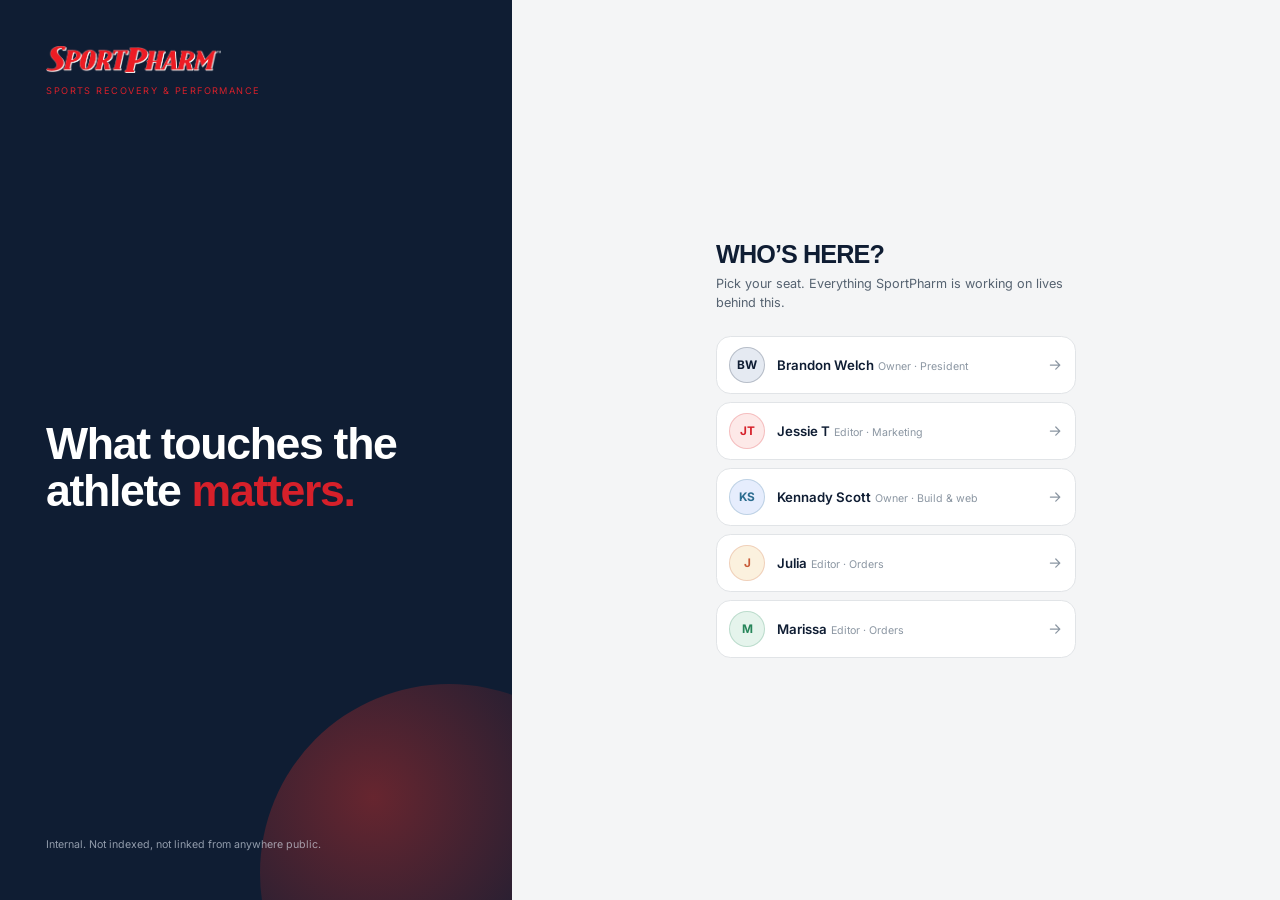
<file: index.html>
<!DOCTYPE html>
<html lang="en">
<head>
<meta charset="UTF-8">
<script>
/* Reviewers were sent per-campaign links (…/?c=wasabi-direct) back when the
   Content Studio lived at this URL. It now sits at /campaigns/ with HQ at the
   root, so forward those so nothing already shared with Brandon or Jessie
   breaks. Runs before anything else loads. */
(function () {
  var m = location.search.match(/[?&]c=([A-Za-z0-9_-]+)/);
  if (m) location.replace('campaigns/index.html?c=' + encodeURIComponent(m[1]));
})();
</script>
<meta name="viewport" content="width=device-width, initial-scale=1.0">
<title>SportPharm HQ</title>
<meta name="robots" content="noindex, nofollow">
<link rel="preconnect" href="https://fonts.googleapis.com">
<link rel="preconnect" href="https://fonts.gstatic.com" crossorigin>
<!-- Bebas is gone: the masterbrand display face is native Arial/Helvetica, so
     there is nothing left to fetch for it. Inter stays for the UI text. -->
<link href="https://fonts.googleapis.com/css2?family=Inter:wght@400;500;600;700;800&display=swap" rel="stylesheet">
<link rel="stylesheet" href="hq.css?v=75">
<link rel="icon" href="data:image/svg+xml,<svg xmlns='http://www.w3.org/2000/svg' viewBox='0 0 100 100'><rect width='100' height='100' rx='18' fill='%230F1D33'/><path d='M50 16 L62 40 L88 44 L69 62 L74 88 L50 76 L26 88 L31 62 L12 44 L38 40 Z' fill='%23D6202A'/></svg>">
</head>
<body>

<!-- ===================== SIGN IN ===================== -->
<div class="gate" id="gate">
  <div class="gate-side">
    <div class="gate-brand">
      <img class="mark-img" src="assets/wordmark-white.png" alt="SportPharm">
      <p class="gate-tag">Sports recovery &amp; performance</p>
    </div>
    <p class="gate-line" id="gate-line"></p>
    <p class="gate-foot">Internal. Not indexed, not linked from anywhere public.</p>
  </div>

  <div class="gate-main">
    <div class="gate-card" id="gate-card"><!-- rendered by hq-app.js --></div>
  </div>
</div>

<!-- ===================== APP ===================== -->
<div class="app" id="app" hidden>

  <!-- Two rails, not one rail that expands. The narrow strip picks the
       section; the panel beside it lists that section's pages. -->
  <aside class="rail" id="rail">
    <div class="rail-icons">
      <a class="rail-mark" href="#/today" aria-label="SportPharm HQ">
        <svg class="mark" viewBox="0 0 100 100" aria-hidden="true">
          <rect width="100" height="100" rx="20" fill="#D6202A"/>
          <path d="M50 18 L61 40 L85 44 L67 61 L72 85 L50 74 L28 85 L33 61 L15 44 L39 40 Z" fill="#fff"/>
        </svg>
      </a>
      <nav class="rail-secs" id="rail-secs" aria-label="Sections"></nav>
    </div>
    <div class="rail-pages">
      <div class="rail-head" id="rail-head"></div>
      <nav class="rail-nav" id="rail-nav" aria-label="Pages"></nav>
      <!-- Demo tool: owners can look at HQ as anyone else. Only appears
           after a real sign-in, so it opens no new door. -->
      <div class="rail-viewas" id="rail-viewas" hidden></div>
      <button class="rail-me" id="rail-me"></button>
    </div>
  </aside>

  <div class="frame">
    <header class="topbar">
      <button class="tb-menu" id="tb-menu" aria-label="Menu">
        <svg viewBox="0 0 24 24" fill="none" stroke="currentColor" stroke-width="2" stroke-linecap="round"><path d="M4 7h16M4 12h16M4 17h16"/></svg>
      </button>
      <button class="tb-search" id="tb-search">
        <svg viewBox="0 0 24 24" fill="none" stroke="currentColor" stroke-width="2" stroke-linecap="round"><circle cx="11" cy="11" r="7"/><path d="m20 20-3.5-3.5"/></svg>
        <span>Search or jump to…</span>
        <kbd>⌘K</kbd>
      </button>
      <div class="tb-right" id="tb-right"></div>
    </header>
    <main class="view" id="view"></main>
  </div>

  <div class="scrim" id="scrim" hidden></div>

  <!-- detail sheet -->
  <aside class="sheet" id="sheet" hidden aria-label="Detail"></aside>

  <!-- command palette -->
  <div class="palette" id="palette" hidden>
    <div class="pal-box">
      <div class="pal-input">
        <svg viewBox="0 0 24 24" fill="none" stroke="currentColor" stroke-width="2" stroke-linecap="round"><circle cx="11" cy="11" r="7"/><path d="m20 20-3.5-3.5"/></svg>
        <input id="pal-q" type="text" placeholder="Search articles, campaigns, tasks — or jump somewhere…" autocomplete="off">
        <kbd>esc</kbd>
      </div>
      <div class="pal-results" id="pal-results"></div>
    </div>
  </div>

  <div class="toast" id="toast" hidden></div>
</div>

<!-- Baked build number. hq-boot.js compares it to build.txt and reloads
     once if this page came out of a cache. -->
<script>window.HQ_BUILD = "75";</script>
<script src="hq-data.js?v=75"></script>
<script src="hq-campaign-data.js?v=75"></script>
<script src="hq-articles-live.js?v=75"></script>
<script src="hq-config.js?v=75"></script>
<script src="vendor/supabase.js"></script>
<script src="hq-studio-sync.js?v=75"></script>
<script src="hq-store.js?v=75"></script>
<script src="hq-cloud.js?v=75"></script>
<script src="hq-app.js?v=75"></script>
<script src="hq-views.js?v=75"></script>
<script src="hq-cms.js?v=75"></script>
<script src="hq-campaigns.js?v=75"></script>
<script src="hq-mailer.js?v=75"></script>
<script src="hq-order-import.js?v=75"></script>
<script src="hq-pdf.js?v=75"></script>
<script src="hq-inventory.js?v=75"></script>
<script src="hq-orders.js?v=75"></script>
<script src="hq-web-orders.js?v=75"></script>
<script src="hq-plan.js?v=75"></script>
<script src="hq-boot.js?v=75"></script>
</body>
</html>
</file>
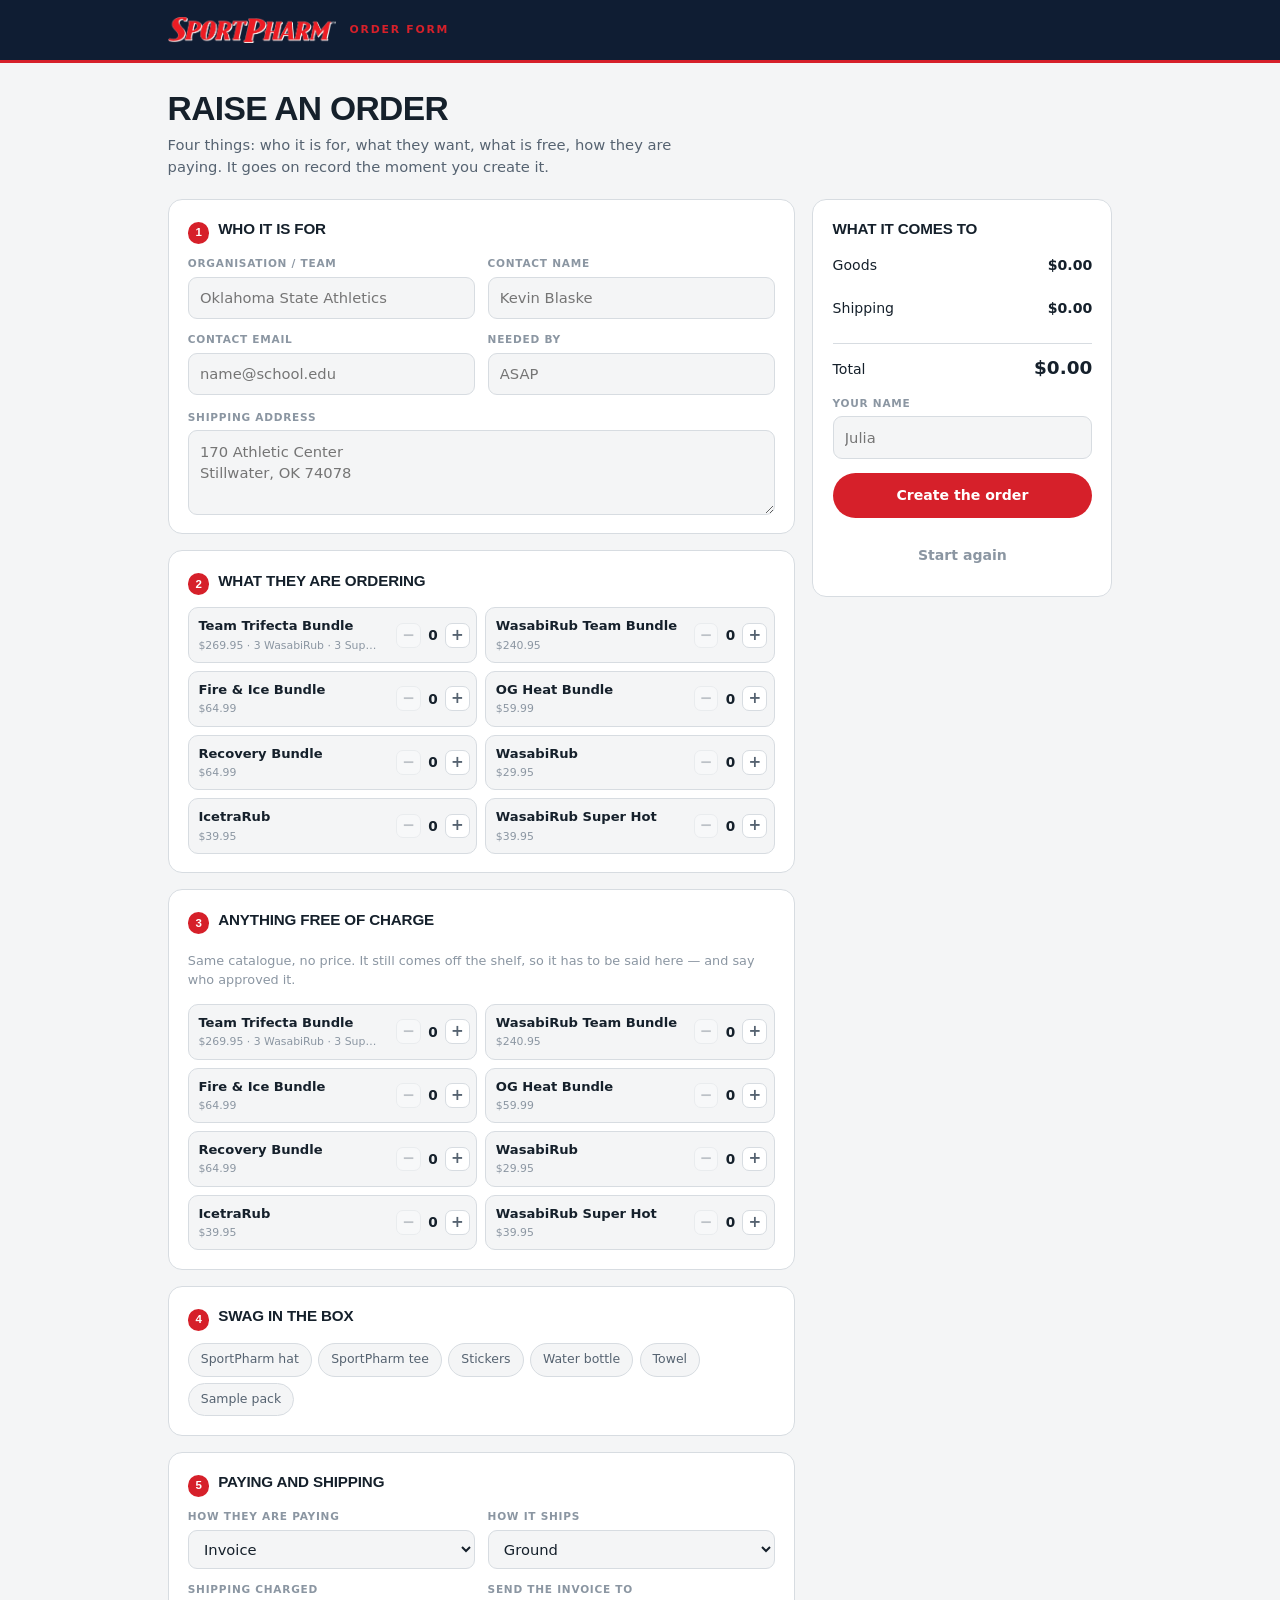
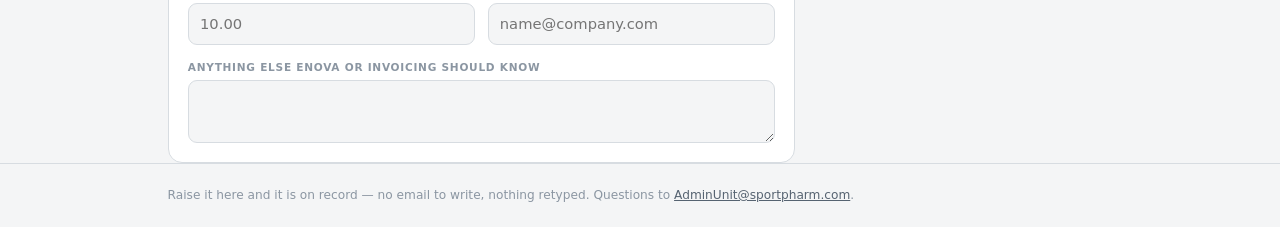
<file: order/index.html>
<!doctype html>
<html lang="en">
<head>
<meta charset="utf-8">
<meta name="viewport" content="width=device-width, initial-scale=1">
<meta name="robots" content="noindex, nofollow">
<title>SportPharm — Order form</title>
<link rel="icon" href="../assets/wordmark-dark.png">
<link rel="stylesheet" href="order.css?v=73">
</head>
<body>

<!--
  The order form on its own.

  Deliberately not part of HQ: Julia and Marissa raise orders, they do not run
  the back office, and making them sign into a hub full of marketing plans and
  project boards to type an order is the friction this was supposed to remove.
  No rail, no passcode, one job.

  It is not a copy, though. It loads the same catalogue and the same store as
  HQ and writes the same order records, so an order raised here shows up in
  HQ's Orders, Inventory and Money without anything being synced or re-entered.
-->

<header class="head">
  <div class="head-in">
    <img src="../assets/wordmark-white.png" alt="SportPharm" class="wordmark">
    <span class="head-tag">Order form</span>
  </div>
</header>

<main id="app" class="wrap"><p class="loading">Loading…</p></main>

<footer class="foot">
  <div class="wrap">
    Raise it here and it is on record — no email to write, nothing retyped.
    Questions to <a href="mailto:AdminUnit@sportpharm.com">AdminUnit@sportpharm.com</a>.
  </div>
</footer>

<div id="toast" class="toast" hidden></div>

<!-- The same data and the same store HQ uses, so both write one set of records. -->
<script src="../hq-data.js?v=73"></script>
<script src="../hq-store.js?v=73"></script>
<script src="../hq-order-import.js?v=73"></script>
<script src="../hq-pdf.js?v=73"></script>
<script src="order.js?v=73"></script>
</body>
</html>
</file>
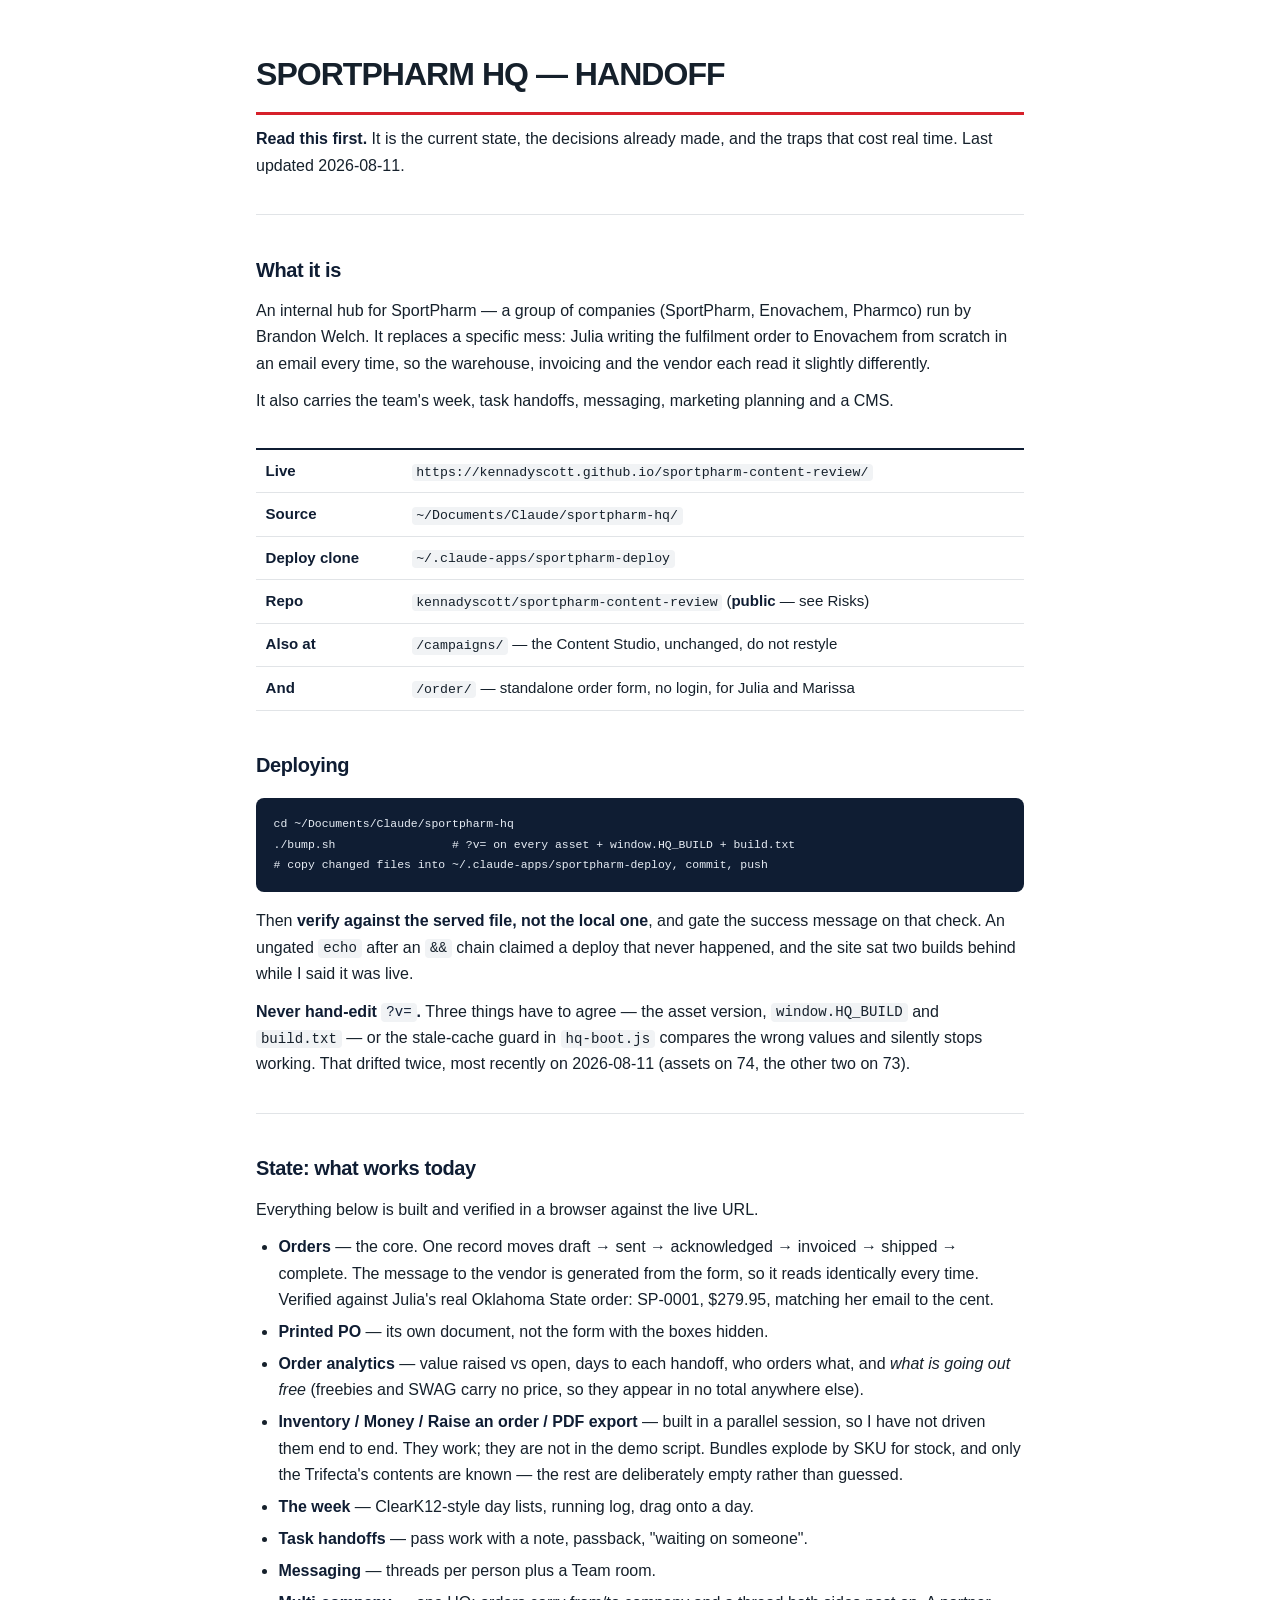
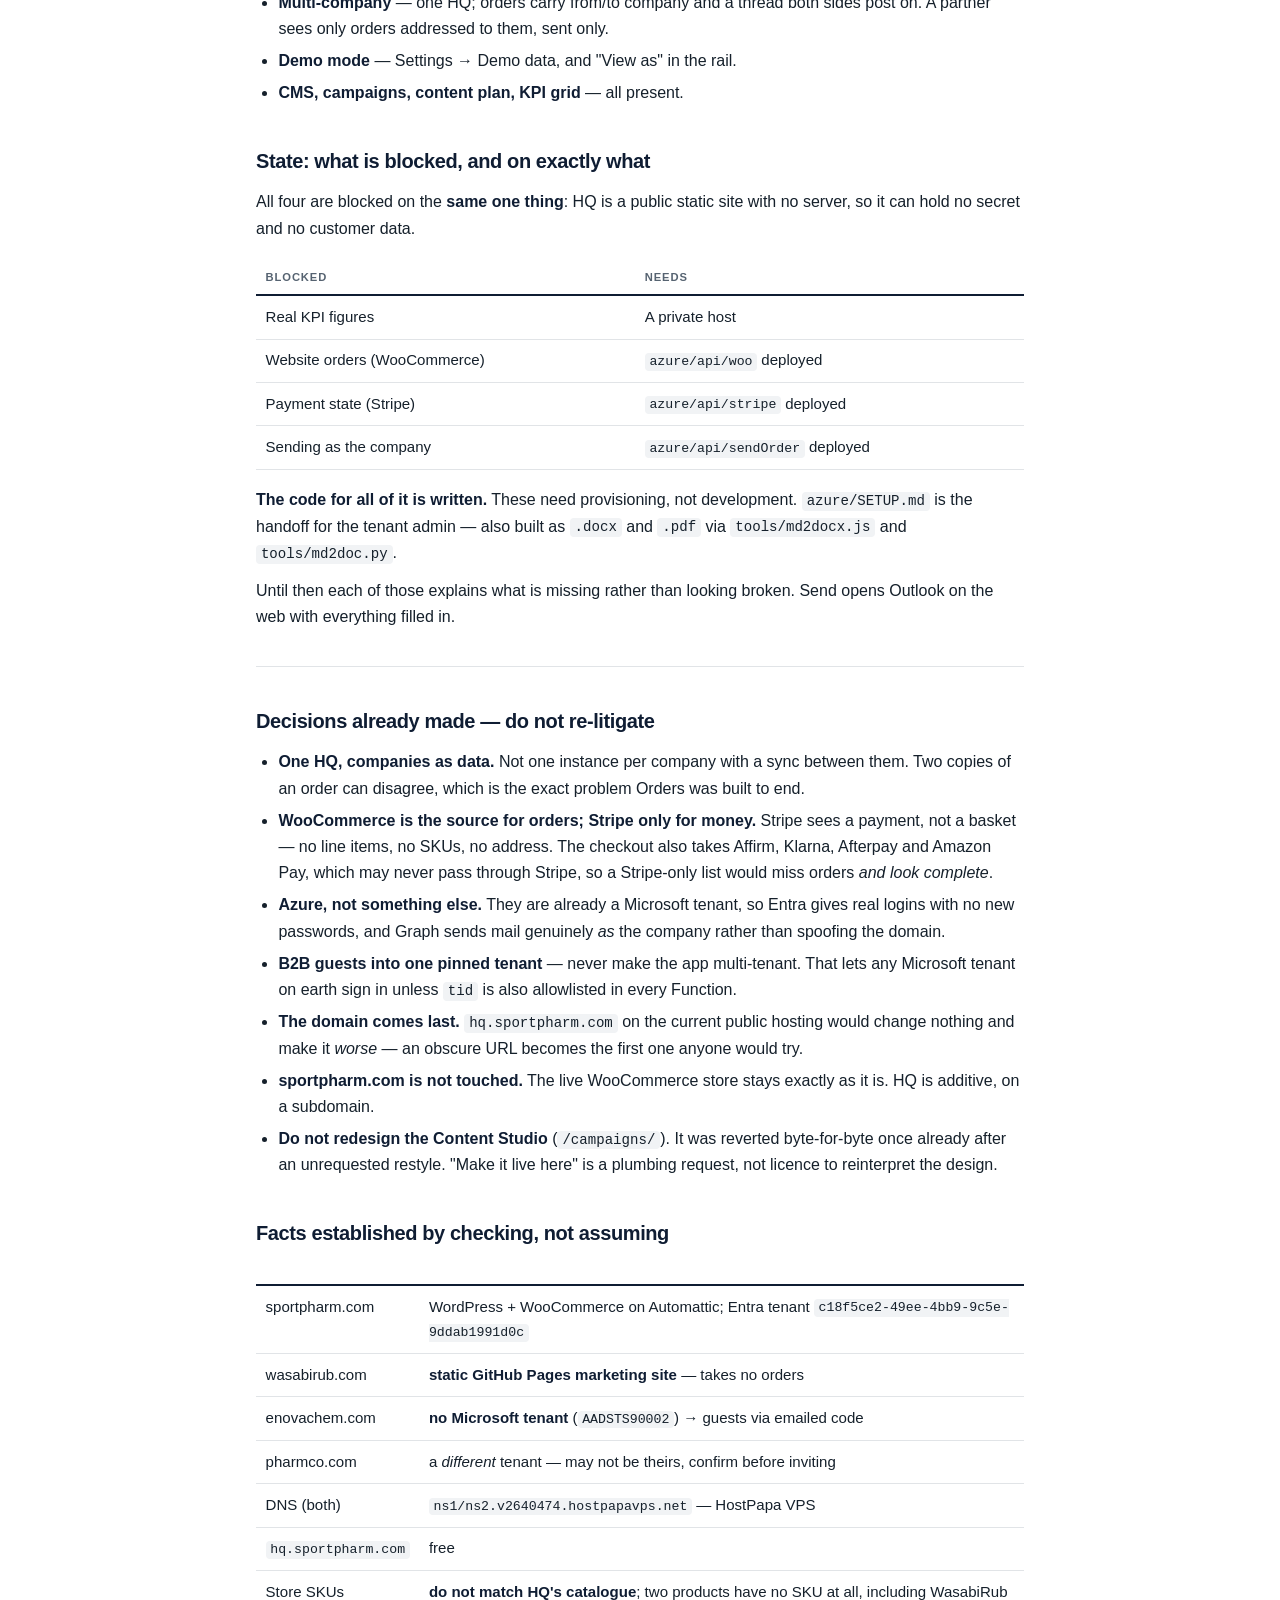
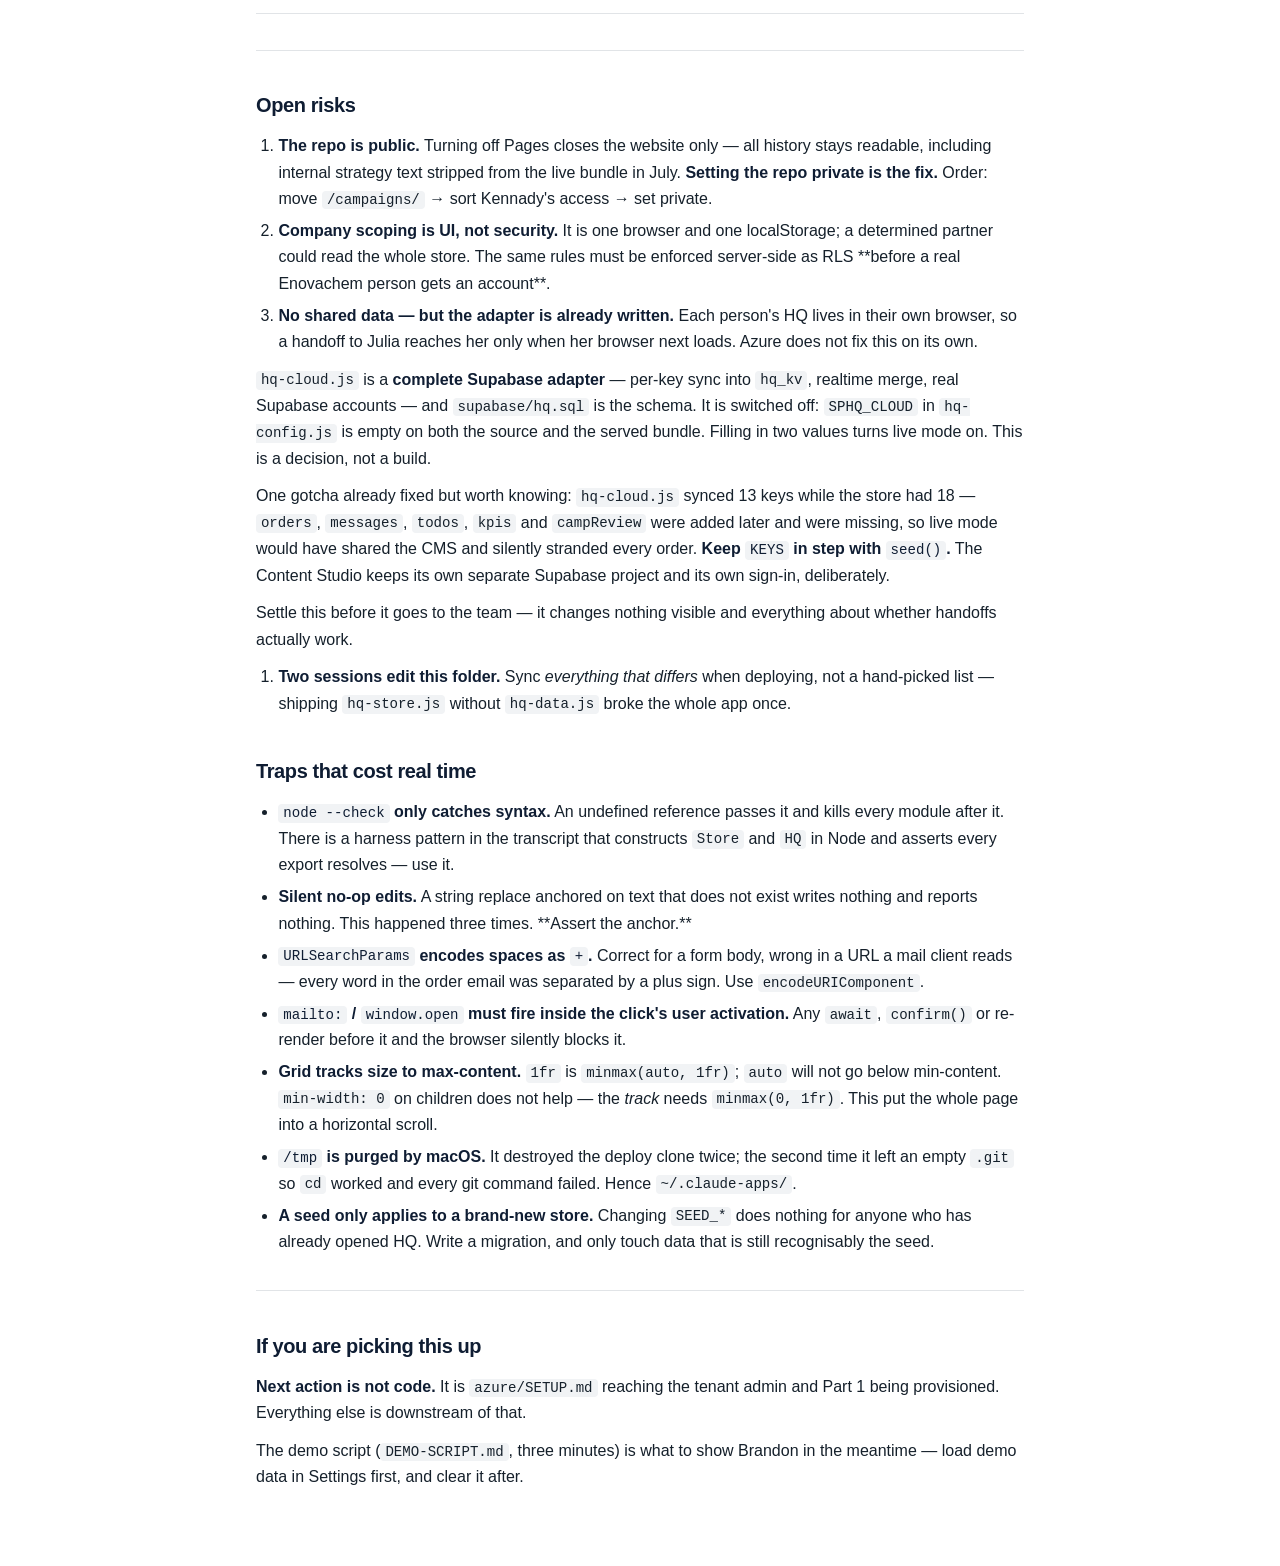
<file: HANDOFF.html>
<!doctype html><html lang="en"><head><meta charset="utf-8"><meta name="viewport" content="width=device-width,initial-scale=1"><title>SportPharm HQ — handoff</title><style>
*{box-sizing:border-box}
body{max-width:52rem;margin:0 auto;padding:3rem 2rem 4rem;
 font:16px/1.65 -apple-system,'Segoe UI',Roboto,Helvetica,Arial,sans-serif;color:#15202b;background:#fff}
h1{font-size:2rem;font-weight:900;letter-spacing:-.03em;margin:0 0 .3rem;
 padding-bottom:.7rem;border-bottom:3px solid #d6202a;text-transform:uppercase}
h2{font-size:1.25rem;font-weight:800;letter-spacing:-.02em;margin:2.4rem 0 .7rem;color:#0f1d33}
h3{font-size:1rem;font-weight:800;margin:1.6rem 0 .4rem;color:#0f1d33}
p{margin:.7rem 0}
a{color:#337fa7}
code{font:.88em/1.4 ui-monospace,SFMono-Regular,Menlo,monospace;
 background:#f1f3f5;padding:.1em .35em;border-radius:4px}
pre.code{background:#0f1d33;color:#e7edf5;padding:1rem 1.1rem;border-radius:8px;
 overflow-x:auto;font:13px/1.6 ui-monospace,SFMono-Regular,Menlo,monospace;margin:1rem 0}
pre.code code{background:none;padding:0;color:inherit}
table{width:100%;border-collapse:collapse;margin:1.1rem 0;font-size:.94rem}
th{text-align:left;font-size:.7rem;font-weight:800;letter-spacing:.08em;text-transform:uppercase;
 color:#566371;padding:.5rem .6rem;border-bottom:2px solid #0f1d33}
td{padding:.55rem .6rem;border-bottom:1px solid #e1e4e7;vertical-align:top}
blockquote{margin:1.2rem 0;padding:.8rem 1.1rem;background:#fdf4f4;
 border-left:4px solid #d6202a;border-radius:0 6px 6px 0}
blockquote p{margin:0}
hr{border:none;border-top:1px solid #e1e4e7;margin:2.2rem 0}
ul,ol{margin:.7rem 0;padding-left:1.4rem}
li{margin:.35rem 0}
strong{font-weight:700;color:#0f1d33}
@page{margin:16mm}
@media print{body{padding:0;max-width:none}
 h2{break-after:avoid}table,pre.code,blockquote{break-inside:avoid}}
</style></head><body><h1>SportPharm HQ — handoff</h1>
<p><strong>Read this first.</strong> It is the current state, the decisions already made, and the traps that cost real time. Last updated 2026-08-11.</p>
<hr>
<h2>What it is</h2>
<p>An internal hub for SportPharm — a group of companies (SportPharm, Enovachem, Pharmco) run by Brandon Welch. It replaces a specific mess: Julia writing the fulfilment order to Enovachem from scratch in an email every time, so the warehouse, invoicing and the vendor each read it slightly differently.</p>
<p>It also carries the team&#x27;s week, task handoffs, messaging, marketing planning and a CMS.</p>
<table><thead><tr><th></th><th></th></tr></thead><tbody><tr><td><strong>Live</strong></td><td><code>https://kennadyscott.github.io/sportpharm-content-review/</code></td></tr><tr><td><strong>Source</strong></td><td><code>~/Documents/Claude/sportpharm-hq/</code></td></tr><tr><td><strong>Deploy clone</strong></td><td><code>~/.claude-apps/sportpharm-deploy</code></td></tr><tr><td><strong>Repo</strong></td><td><code>kennadyscott/sportpharm-content-review</code> (<strong>public</strong> — see Risks)</td></tr><tr><td><strong>Also at</strong></td><td><code>/campaigns/</code> — the Content Studio, unchanged, do not restyle</td></tr><tr><td><strong>And</strong></td><td><code>/order/</code> — standalone order form, no login, for Julia and Marissa</td></tr></tbody></table>
<h2>Deploying</h2>
<pre class="code" data-lang="sh"><code>cd ~/Documents/Claude/sportpharm-hq
./bump.sh                 # ?v= on every asset + window.HQ_BUILD + build.txt
# copy changed files into ~/.claude-apps/sportpharm-deploy, commit, push</code></pre>
<p>Then <strong>verify against the served file, not the local one</strong>, and gate the success message on that check. An ungated <code>echo</code> after an <code>&amp;&amp;</code> chain claimed a deploy that never happened, and the site sat two builds behind while I said it was live.</p>
<p><strong>Never hand-edit <code>?v=</code>.</strong> Three things have to agree — the asset version, <code>window.HQ_BUILD</code> and <code>build.txt</code> — or the stale-cache guard in <code>hq-boot.js</code> compares the wrong values and silently stops working. That drifted twice, most recently on 2026-08-11 (assets on 74, the other two on 73).</p>
<hr>
<h2>State: what works today</h2>
<p>Everything below is built and verified in a browser against the live URL.</p>
<ul><li><strong>Orders</strong> — the core. One record moves draft → sent → acknowledged → invoiced → shipped → complete. The message to the vendor is generated from the form, so it reads identically every time. Verified against Julia&#x27;s real Oklahoma State order: SP-0001, $279.95, matching her email to the cent.</li><li><strong>Printed PO</strong> — its own document, not the form with the boxes hidden.</li><li><strong>Order analytics</strong> — value raised vs open, days to each handoff, who orders what, and <em>what is going out free</em> (freebies and SWAG carry no price, so they appear in no total anywhere else).</li><li><strong>Inventory / Money / Raise an order / PDF export</strong> — built in a parallel session, so I have not driven them end to end. They work; they are not in the demo script. Bundles explode by SKU for stock, and only the Trifecta&#x27;s contents are known — the rest are deliberately empty rather than guessed.</li><li><strong>The week</strong> — ClearK12-style day lists, running log, drag onto a day.</li><li><strong>Task handoffs</strong> — pass work with a note, passback, &quot;waiting on someone&quot;.</li><li><strong>Messaging</strong> — threads per person plus a Team room.</li><li><strong>Multi-company</strong> — one HQ; orders carry from/to company and a thread both sides post on. A partner sees only orders addressed to them, sent only.</li><li><strong>Demo mode</strong> — Settings → Demo data, and &quot;View as&quot; in the rail.</li><li><strong>CMS, campaigns, content plan, KPI grid</strong> — all present.</li></ul>
<h2>State: what is blocked, and on exactly what</h2>
<p>All four are blocked on the <strong>same one thing</strong>: HQ is a public static site with no server, so it can hold no secret and no customer data.</p>
<table><thead><tr><th>Blocked</th><th>Needs</th></tr></thead><tbody><tr><td>Real KPI figures</td><td>A private host</td></tr><tr><td>Website orders (WooCommerce)</td><td><code>azure/api/woo</code> deployed</td></tr><tr><td>Payment state (Stripe)</td><td><code>azure/api/stripe</code> deployed</td></tr><tr><td>Sending as the company</td><td><code>azure/api/sendOrder</code> deployed</td></tr></tbody></table>
<p><strong>The code for all of it is written.</strong> These need provisioning, not development. <code>azure/SETUP.md</code> is the handoff for the tenant admin — also built as <code>.docx</code> and <code>.pdf</code> via <code>tools/md2docx.js</code> and <code>tools/md2doc.py</code>.</p>
<p>Until then each of those explains what is missing rather than looking broken. Send opens Outlook on the web with everything filled in.</p>
<hr>
<h2>Decisions already made — do not re-litigate</h2>
<ul><li><strong>One HQ, companies as data.</strong> Not one instance per company with a sync between them. Two copies of an order can disagree, which is the exact problem Orders was built to end.</li><li><strong>WooCommerce is the source for orders; Stripe only for money.</strong> Stripe sees a payment, not a basket — no line items, no SKUs, no address. The checkout also takes Affirm, Klarna, Afterpay and Amazon Pay, which may never pass through Stripe, so a Stripe-only list would miss orders <em>and look complete</em>.</li><li><strong>Azure, not something else.</strong> They are already a Microsoft tenant, so Entra gives real logins with no new passwords, and Graph sends mail genuinely <em>as</em> the company rather than spoofing the domain.</li><li><strong>B2B guests into one pinned tenant</strong> — never make the app multi-tenant. That lets any Microsoft tenant on earth sign in unless <code>tid</code> is also allowlisted in every Function.</li><li><strong>The domain comes last.</strong> <code>hq.sportpharm.com</code> on the current public hosting would change nothing and make it <em>worse</em> — an obscure URL becomes the first one anyone would try.</li><li><strong>sportpharm.com is not touched.</strong> The live WooCommerce store stays exactly as it is. HQ is additive, on a subdomain.</li><li><strong>Do not redesign the Content Studio</strong> (<code>/campaigns/</code>). It was reverted byte-for-byte once already after an unrequested restyle. &quot;Make it live here&quot; is a plumbing request, not licence to reinterpret the design.</li></ul>
<h2>Facts established by checking, not assuming</h2>
<table><thead><tr><th></th><th></th></tr></thead><tbody><tr><td>sportpharm.com</td><td>WordPress + WooCommerce on Automattic; Entra tenant <code>c18f5ce2-49ee-4bb9-9c5e-9ddab1991d0c</code></td></tr><tr><td>wasabirub.com</td><td><strong>static GitHub Pages marketing site</strong> — takes no orders</td></tr><tr><td>enovachem.com</td><td><strong>no Microsoft tenant</strong> (<code>AADSTS90002</code>) → guests via emailed code</td></tr><tr><td>pharmco.com</td><td>a <em>different</em> tenant — may not be theirs, confirm before inviting</td></tr><tr><td>DNS (both)</td><td><code>ns1/ns2.v2640474.hostpapavps.net</code> — HostPapa VPS</td></tr><tr><td><code>hq.sportpharm.com</code></td><td>free</td></tr><tr><td>Store SKUs</td><td><strong>do not match HQ&#x27;s catalogue</strong>; two products have no SKU at all, including WasabiRub</td></tr></tbody></table>
<hr>
<h2>Open risks</h2>
<ol><li><strong>The repo is public.</strong> Turning off Pages closes the website only — all history stays readable, including internal strategy text stripped from the live bundle in July. <strong>Setting the repo private is the fix.</strong> Order: move <code>/campaigns/</code> → sort Kennady&#x27;s access → set private.</li><li><strong>Company scoping is UI, not security.</strong> It is one browser and one localStorage; a determined partner could read the whole store. The same rules must be enforced server-side as RLS **before a real Enovachem person gets an account**.</li><li><strong>No shared data — but the adapter is already written.</strong> Each person&#x27;s HQ lives in their own browser, so a handoff to Julia reaches her only when her browser next loads. Azure does not fix this on its own.</li></ol>
<p><code>hq-cloud.js</code> is a <strong>complete Supabase adapter</strong> — per-key sync into <code>hq_kv</code>, realtime merge, real Supabase accounts — and <code>supabase/hq.sql</code> is the schema. It is switched off: <code>SPHQ_CLOUD</code> in <code>hq-config.js</code> is empty on both the source and the served bundle. Filling in two values turns live mode on. This is a decision, not a build.</p>
<p>One gotcha already fixed but worth knowing: <code>hq-cloud.js</code> synced 13 keys while the store had 18 — <code>orders</code>, <code>messages</code>, <code>todos</code>, <code>kpis</code> and <code>campReview</code> were added later and were missing, so live mode would have shared the CMS and silently stranded every order. <strong>Keep <code>KEYS</code> in step with <code>seed()</code>.</strong> The Content Studio keeps its own separate Supabase project and its own sign-in, deliberately.</p>
<p>Settle this before it goes to the team — it changes nothing visible and everything about whether handoffs actually work.</p>
<ol><li><strong>Two sessions edit this folder.</strong> Sync <em>everything that differs</em> when deploying, not a hand-picked list — shipping <code>hq-store.js</code> without <code>hq-data.js</code> broke the whole app once.</li></ol>
<h2>Traps that cost real time</h2>
<ul><li><strong><code>node --check</code> only catches syntax.</strong> An undefined reference passes it and kills every module after it. There is a harness pattern in the transcript that constructs <code>Store</code> and <code>HQ</code> in Node and asserts every export resolves — use it.</li><li><strong>Silent no-op edits.</strong> A string replace anchored on text that does not exist writes nothing and reports nothing. This happened three times. **Assert the anchor.**</li><li><strong><code>URLSearchParams</code> encodes spaces as <code>+</code>.</strong> Correct for a form body, wrong in a URL a mail client reads — every word in the order email was separated by a plus sign. Use <code>encodeURIComponent</code>.</li><li><strong><code>mailto:</code> / <code>window.open</code> must fire inside the click&#x27;s user activation.</strong> Any <code>await</code>, <code>confirm()</code> or re-render before it and the browser silently blocks it.</li><li><strong>Grid tracks size to max-content.</strong> <code>1fr</code> is <code>minmax(auto, 1fr)</code>; <code>auto</code> will not go below min-content. <code>min-width: 0</code> on children does not help — the <em>track</em> needs <code>minmax(0, 1fr)</code>. This put the whole page into a horizontal scroll.</li><li><strong><code>/tmp</code> is purged by macOS.</strong> It destroyed the deploy clone twice; the second time it left an empty <code>.git</code> so <code>cd</code> worked and every git command failed. Hence <code>~/.claude-apps/</code>.</li><li><strong>A seed only applies to a brand-new store.</strong> Changing <code>SEED_*</code> does nothing for anyone who has already opened HQ. Write a migration, and only touch data that is still recognisably the seed.</li></ul>
<hr>
<h2>If you are picking this up</h2>
<p><strong>Next action is not code.</strong> It is <code>azure/SETUP.md</code> reaching the tenant admin and Part 1 being provisioned. Everything else is downstream of that.</p>
<p>The demo script (<code>DEMO-SCRIPT.md</code>, three minutes) is what to show Brandon in the meantime — load demo data in Settings first, and clear it after.</p></body></html>
</file>
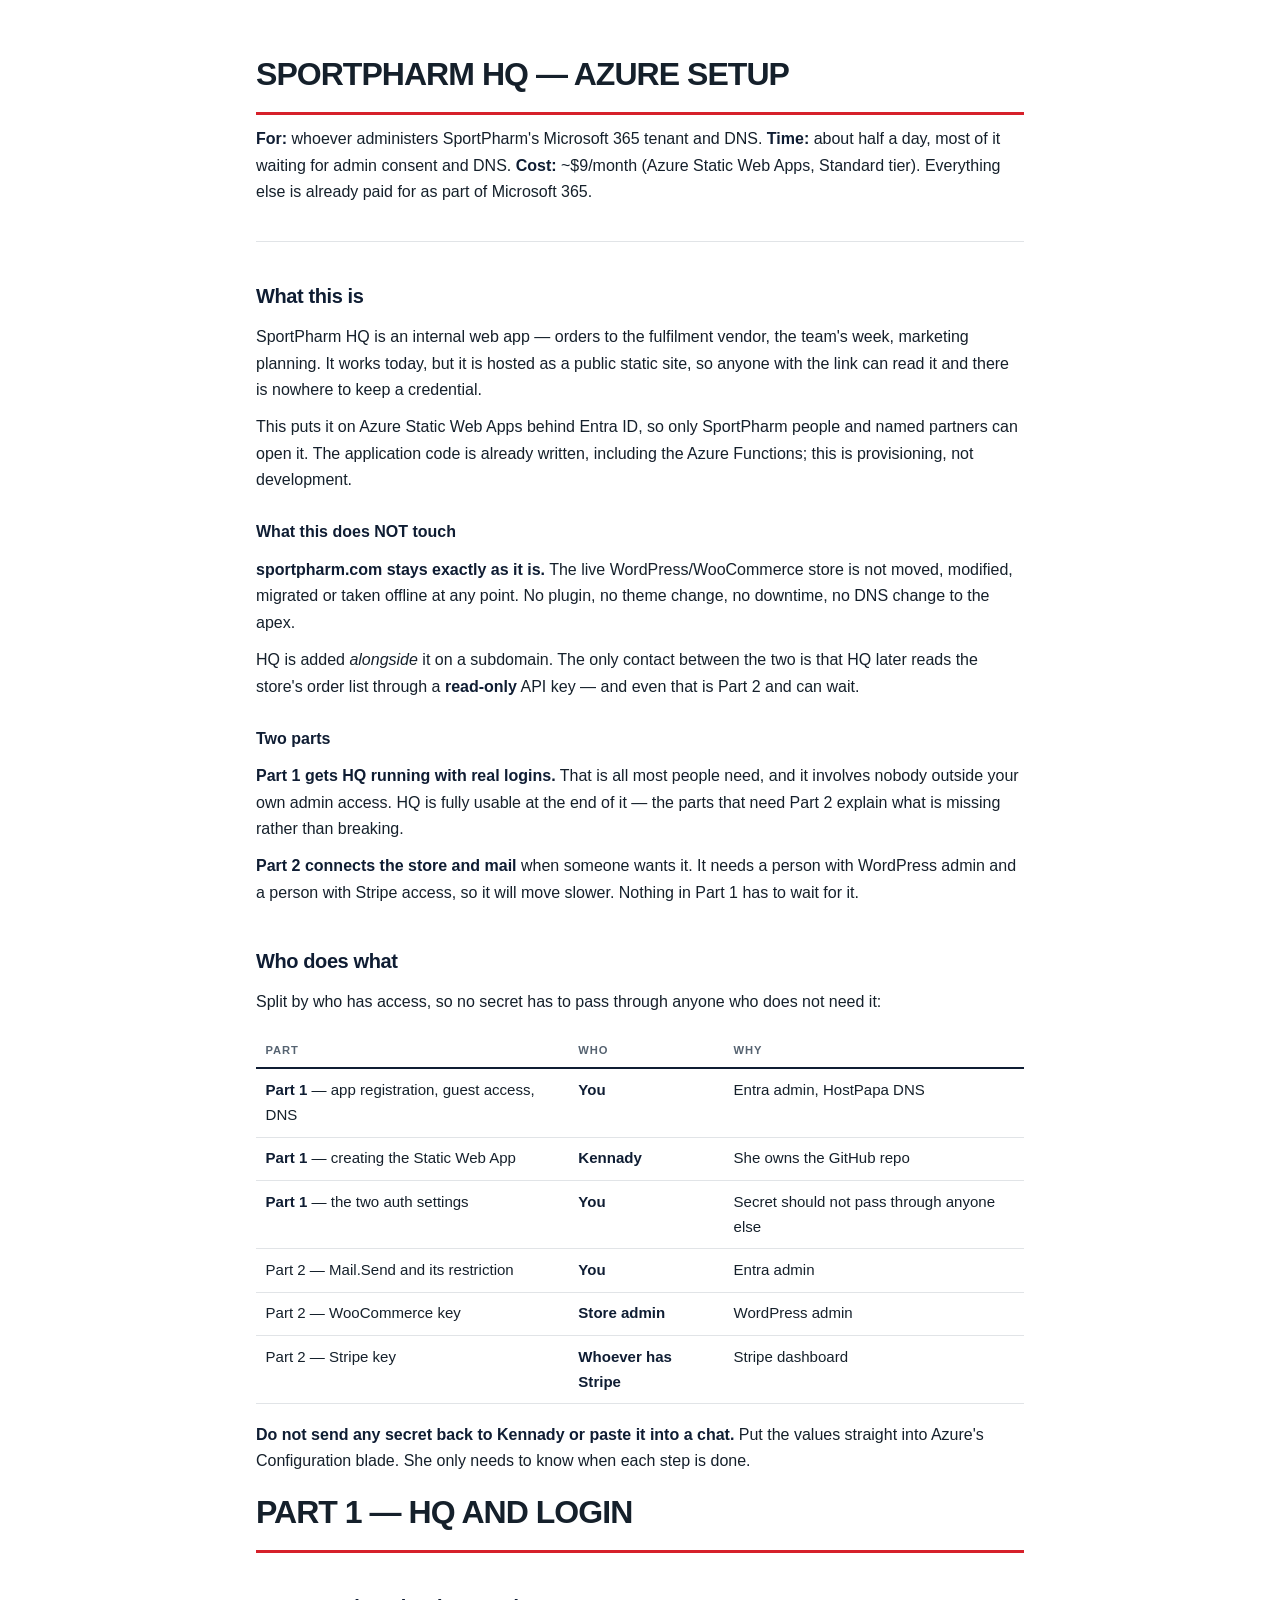
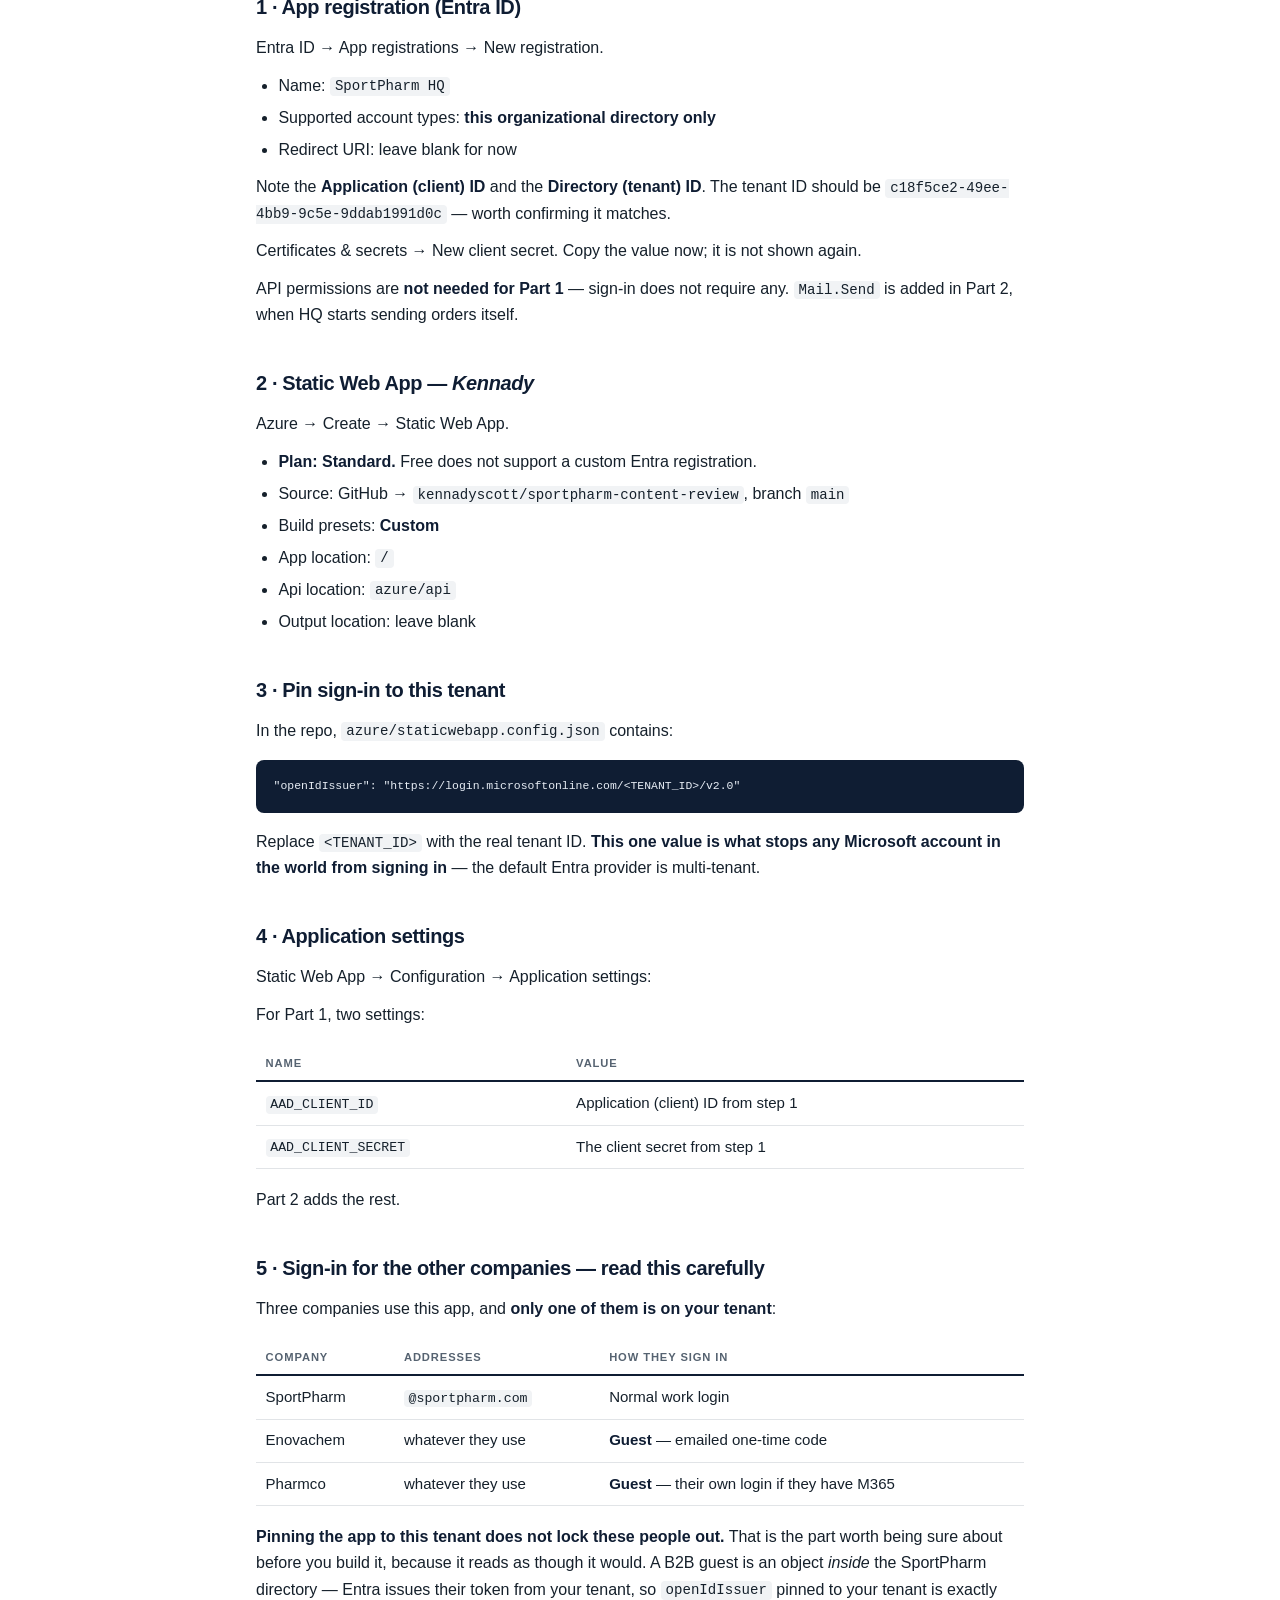
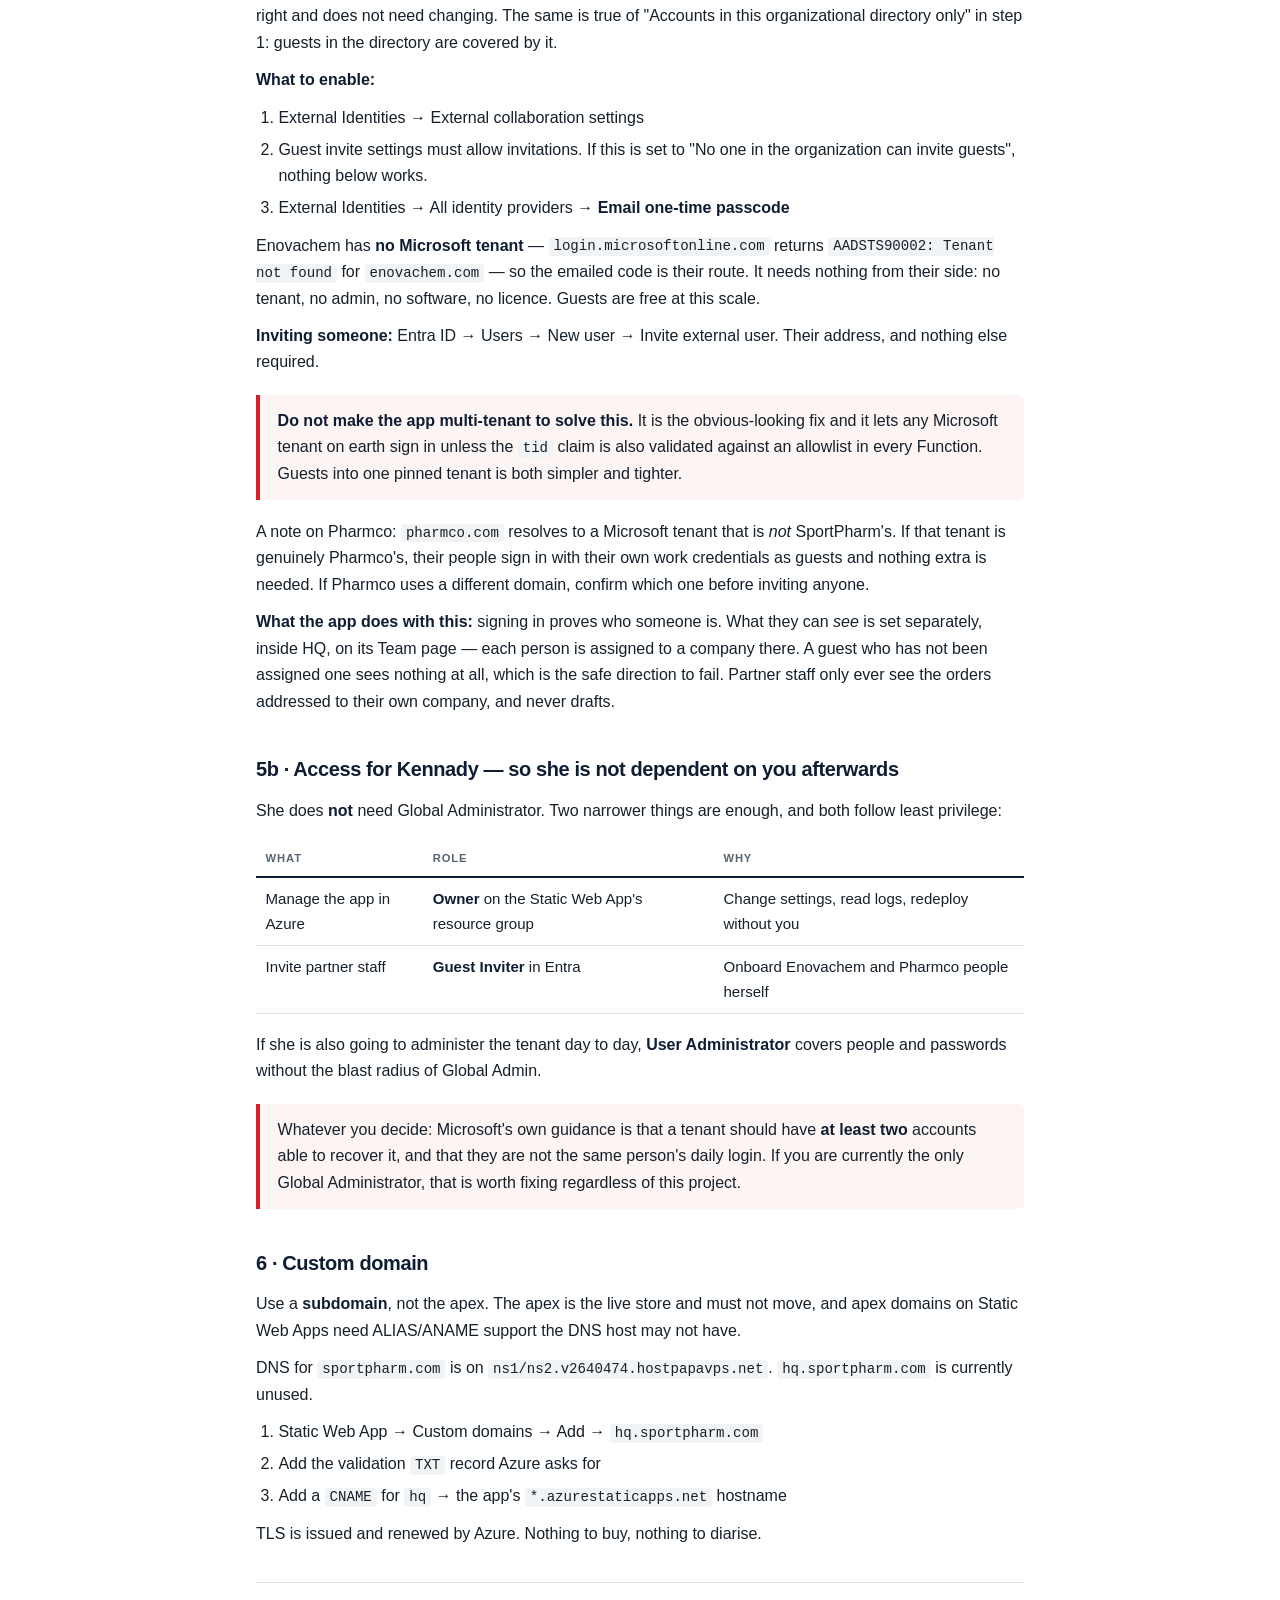
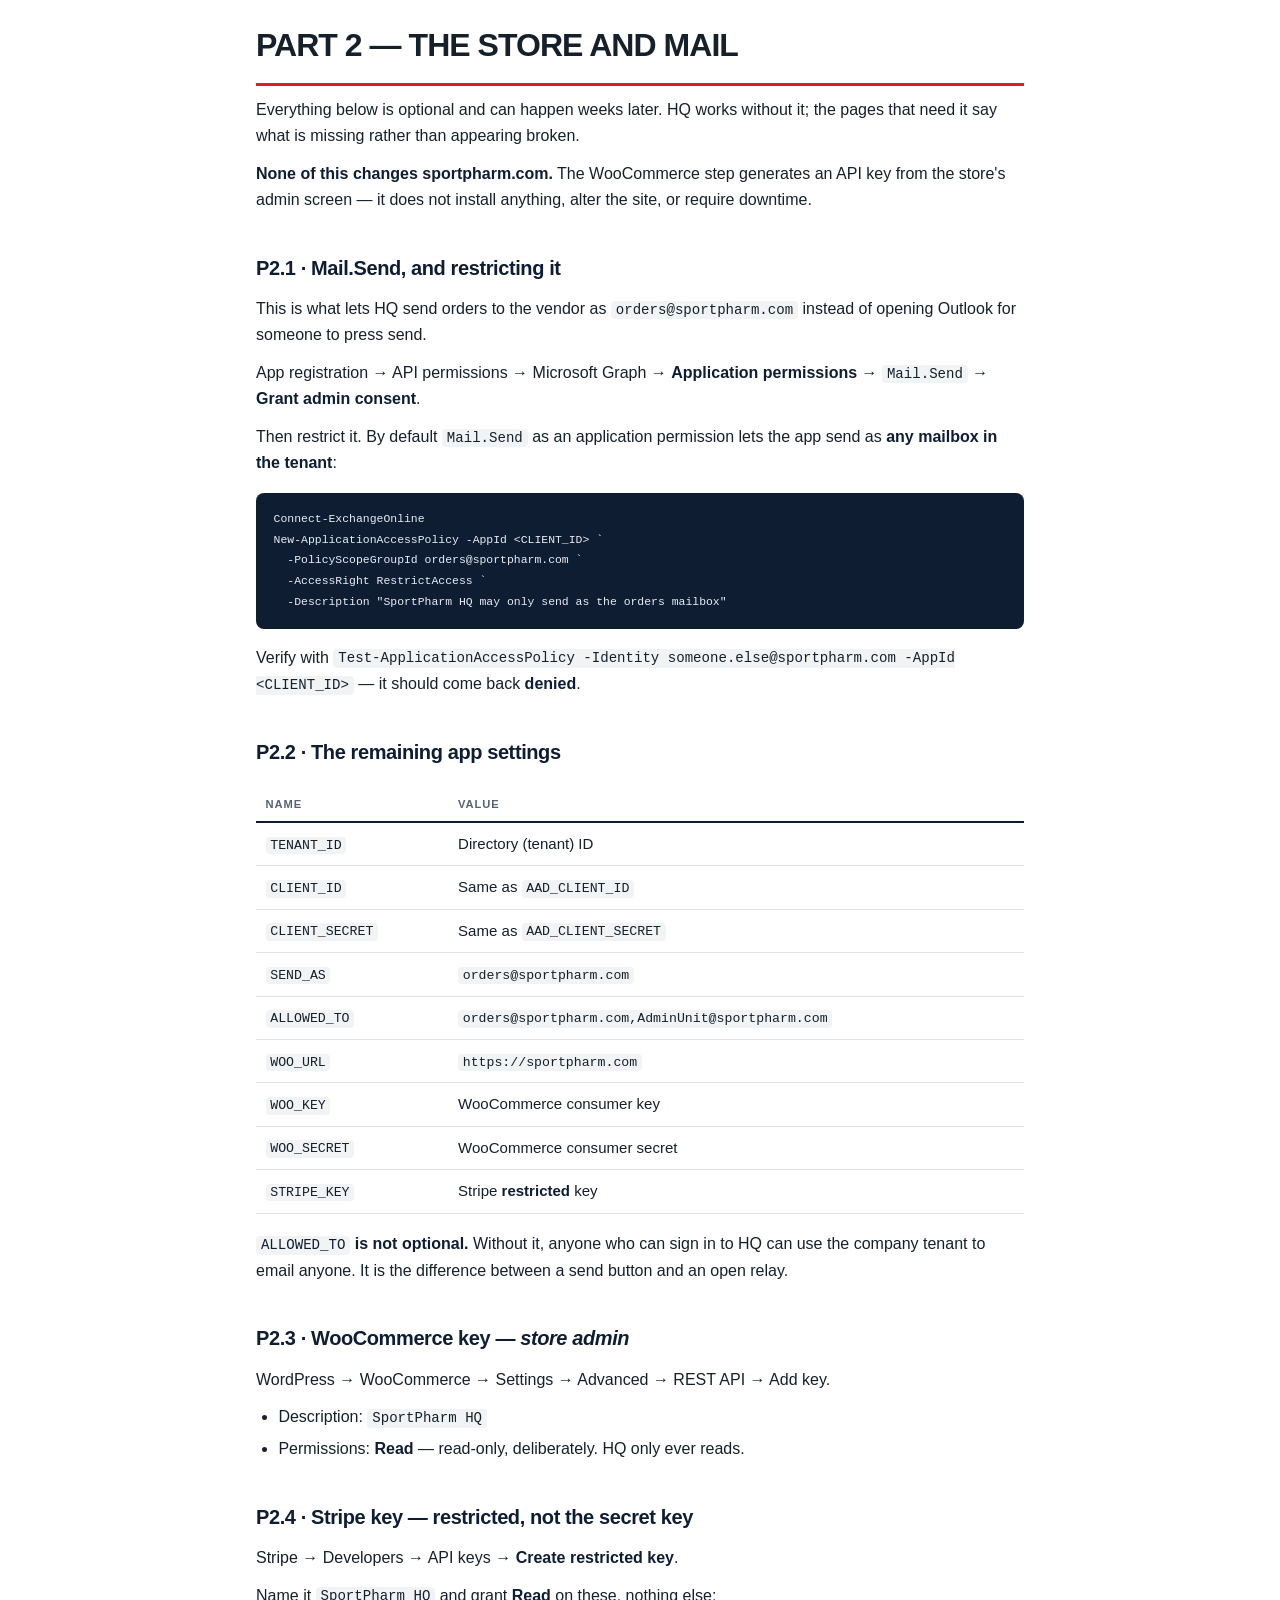
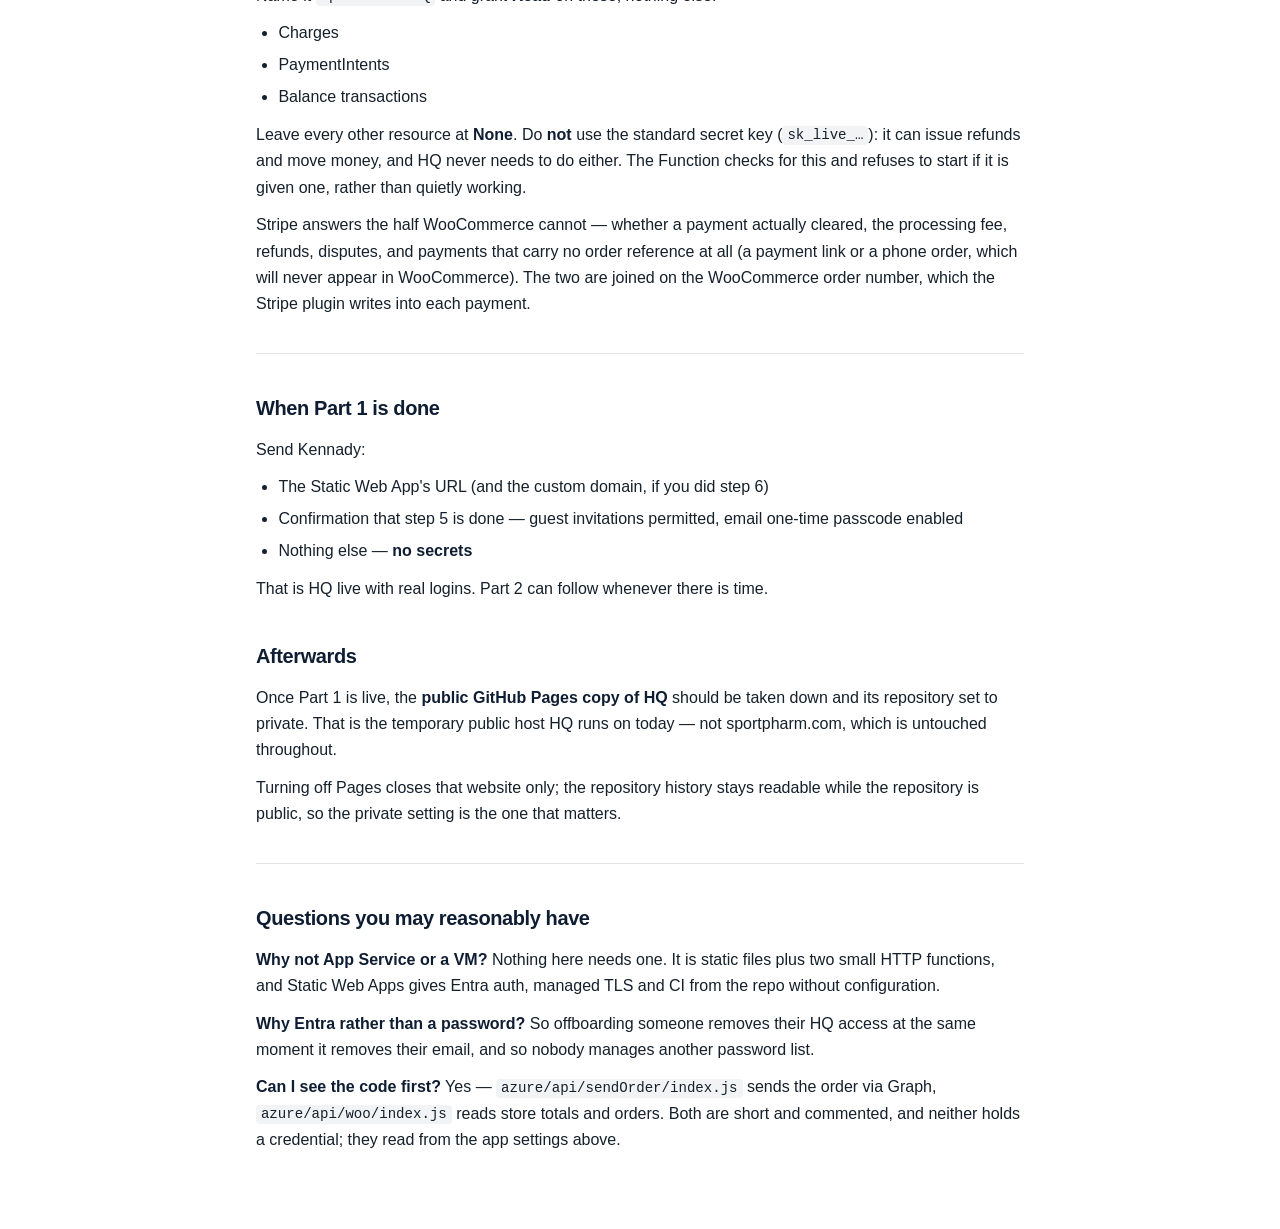
<file: azure/SETUP.html>
<!doctype html><html lang="en"><head><meta charset="utf-8"><meta name="viewport" content="width=device-width,initial-scale=1"><title>SportPharm HQ — Azure setup</title><style>
*{box-sizing:border-box}
body{max-width:52rem;margin:0 auto;padding:3rem 2rem 4rem;
 font:16px/1.65 -apple-system,'Segoe UI',Roboto,Helvetica,Arial,sans-serif;color:#15202b;background:#fff}
h1{font-size:2rem;font-weight:900;letter-spacing:-.03em;margin:0 0 .3rem;
 padding-bottom:.7rem;border-bottom:3px solid #d6202a;text-transform:uppercase}
h2{font-size:1.25rem;font-weight:800;letter-spacing:-.02em;margin:2.4rem 0 .7rem;color:#0f1d33}
h3{font-size:1rem;font-weight:800;margin:1.6rem 0 .4rem;color:#0f1d33}
p{margin:.7rem 0}
a{color:#337fa7}
code{font:.88em/1.4 ui-monospace,SFMono-Regular,Menlo,monospace;
 background:#f1f3f5;padding:.1em .35em;border-radius:4px}
pre.code{background:#0f1d33;color:#e7edf5;padding:1rem 1.1rem;border-radius:8px;
 overflow-x:auto;font:13px/1.6 ui-monospace,SFMono-Regular,Menlo,monospace;margin:1rem 0}
pre.code code{background:none;padding:0;color:inherit}
table{width:100%;border-collapse:collapse;margin:1.1rem 0;font-size:.94rem}
th{text-align:left;font-size:.7rem;font-weight:800;letter-spacing:.08em;text-transform:uppercase;
 color:#566371;padding:.5rem .6rem;border-bottom:2px solid #0f1d33}
td{padding:.55rem .6rem;border-bottom:1px solid #e1e4e7;vertical-align:top}
blockquote{margin:1.2rem 0;padding:.8rem 1.1rem;background:#fdf4f4;
 border-left:4px solid #d6202a;border-radius:0 6px 6px 0}
blockquote p{margin:0}
hr{border:none;border-top:1px solid #e1e4e7;margin:2.2rem 0}
ul,ol{margin:.7rem 0;padding-left:1.4rem}
li{margin:.35rem 0}
strong{font-weight:700;color:#0f1d33}
@page{margin:16mm}
@media print{body{padding:0;max-width:none}
 h2{break-after:avoid}table,pre.code,blockquote{break-inside:avoid}}
</style></head><body><h1>SportPharm HQ — Azure setup</h1>
<p><strong>For:</strong> whoever administers SportPharm&#x27;s Microsoft 365 tenant and DNS. <strong>Time:</strong> about half a day, most of it waiting for admin consent and DNS. <strong>Cost:</strong> ~$9/month (Azure Static Web Apps, Standard tier). Everything else is already paid for as part of Microsoft 365.</p>
<hr>
<h2>What this is</h2>
<p>SportPharm HQ is an internal web app — orders to the fulfilment vendor, the team&#x27;s week, marketing planning. It works today, but it is hosted as a public static site, so anyone with the link can read it and there is nowhere to keep a credential.</p>
<p>This puts it on Azure Static Web Apps behind Entra ID, so only SportPharm people and named partners can open it. The application code is already written, including the Azure Functions; this is provisioning, not development.</p>
<h3>What this does NOT touch</h3>
<p><strong>sportpharm.com stays exactly as it is.</strong> The live WordPress/WooCommerce store is not moved, modified, migrated or taken offline at any point. No plugin, no theme change, no downtime, no DNS change to the apex.</p>
<p>HQ is added <em>alongside</em> it on a subdomain. The only contact between the two is that HQ later reads the store&#x27;s order list through a <strong>read-only</strong> API key — and even that is Part 2 and can wait.</p>
<h3>Two parts</h3>
<p><strong>Part 1 gets HQ running with real logins.</strong> That is all most people need, and it involves nobody outside your own admin access. HQ is fully usable at the end of it — the parts that need Part 2 explain what is missing rather than breaking.</p>
<p><strong>Part 2 connects the store and mail</strong> when someone wants it. It needs a person with WordPress admin and a person with Stripe access, so it will move slower. Nothing in Part 1 has to wait for it.</p>
<h2>Who does what</h2>
<p>Split by who has access, so no secret has to pass through anyone who does not need it:</p>
<table><thead><tr><th>Part</th><th>Who</th><th>Why</th></tr></thead><tbody><tr><td><strong>Part 1</strong> — app registration, guest access, DNS</td><td><strong>You</strong></td><td>Entra admin, HostPapa DNS</td></tr><tr><td><strong>Part 1</strong> — creating the Static Web App</td><td><strong>Kennady</strong></td><td>She owns the GitHub repo</td></tr><tr><td><strong>Part 1</strong> — the two auth settings</td><td><strong>You</strong></td><td>Secret should not pass through anyone else</td></tr><tr><td>Part 2 — Mail.Send and its restriction</td><td><strong>You</strong></td><td>Entra admin</td></tr><tr><td>Part 2 — WooCommerce key</td><td><strong>Store admin</strong></td><td>WordPress admin</td></tr><tr><td>Part 2 — Stripe key</td><td><strong>Whoever has Stripe</strong></td><td>Stripe dashboard</td></tr></tbody></table>
<p><strong>Do not send any secret back to Kennady or paste it into a chat.</strong> Put the values straight into Azure&#x27;s Configuration blade. She only needs to know when each step is done.</p>
<h1>PART 1 — HQ and login</h1>
<h2>1 · App registration (Entra ID)</h2>
<p>Entra ID → App registrations → New registration.</p>
<ul><li>Name: <code>SportPharm HQ</code></li><li>Supported account types: <strong>this organizational directory only</strong></li><li>Redirect URI: leave blank for now</li></ul>
<p>Note the <strong>Application (client) ID</strong> and the <strong>Directory (tenant) ID</strong>. The tenant ID should be <code>c18f5ce2-49ee-4bb9-9c5e-9ddab1991d0c</code> — worth confirming it matches.</p>
<p>Certificates &amp; secrets → New client secret. Copy the value now; it is not shown again.</p>
<p>API permissions are <strong>not needed for Part 1</strong> — sign-in does not require any. <code>Mail.Send</code> is added in Part 2, when HQ starts sending orders itself.</p>
<h2>2 · Static Web App — <em>Kennady</em></h2>
<p>Azure → Create → Static Web App.</p>
<ul><li><strong>Plan: Standard.</strong> Free does not support a custom Entra registration.</li><li>Source: GitHub → <code>kennadyscott/sportpharm-content-review</code>, branch <code>main</code></li><li>Build presets: <strong>Custom</strong></li><li>App location: <code>/</code></li><li>Api location: <code>azure/api</code></li><li>Output location: leave blank</li></ul>
<h2>3 · Pin sign-in to this tenant</h2>
<p>In the repo, <code>azure/staticwebapp.config.json</code> contains:</p>
<pre class="code" data-lang="json"><code>&quot;openIdIssuer&quot;: &quot;https://login.microsoftonline.com/&lt;TENANT_ID&gt;/v2.0&quot;</code></pre>
<p>Replace <code>&lt;TENANT_ID&gt;</code> with the real tenant ID. <strong>This one value is what stops any Microsoft account in the world from signing in</strong> — the default Entra provider is multi-tenant.</p>
<h2>4 · Application settings</h2>
<p>Static Web App → Configuration → Application settings:</p>
<p>For Part 1, two settings:</p>
<table><thead><tr><th>Name</th><th>Value</th></tr></thead><tbody><tr><td><code>AAD_CLIENT_ID</code></td><td>Application (client) ID from step 1</td></tr><tr><td><code>AAD_CLIENT_SECRET</code></td><td>The client secret from step 1</td></tr></tbody></table>
<p>Part 2 adds the rest.</p>
<h2>5 · Sign-in for the other companies — read this carefully</h2>
<p>Three companies use this app, and <strong>only one of them is on your tenant</strong>:</p>
<table><thead><tr><th>Company</th><th>Addresses</th><th>How they sign in</th></tr></thead><tbody><tr><td>SportPharm</td><td><code>@sportpharm.com</code></td><td>Normal work login</td></tr><tr><td>Enovachem</td><td>whatever they use</td><td><strong>Guest</strong> — emailed one-time code</td></tr><tr><td>Pharmco</td><td>whatever they use</td><td><strong>Guest</strong> — their own login if they have M365</td></tr></tbody></table>
<p><strong>Pinning the app to this tenant does not lock these people out.</strong> That is the part worth being sure about before you build it, because it reads as though it would. A B2B guest is an object <em>inside</em> the SportPharm directory — Entra issues their token from your tenant, so <code>openIdIssuer</code> pinned to your tenant is exactly right and does not need changing. The same is true of &quot;Accounts in this organizational directory only&quot; in step 1: guests in the directory are covered by it.</p>
<p><strong>What to enable:</strong></p>
<ol><li>External Identities → External collaboration settings</li><li>Guest invite settings must allow invitations. If this is set to &quot;No one in the organization can invite guests&quot;, nothing below works.</li><li>External Identities → All identity providers → <strong>Email one-time passcode</strong></li></ol>
<p>Enovachem has <strong>no Microsoft tenant</strong> — <code>login.microsoftonline.com</code> returns <code>AADSTS90002: Tenant not found</code> for <code>enovachem.com</code> — so the emailed code is their route. It needs nothing from their side: no tenant, no admin, no software, no licence. Guests are free at this scale.</p>
<p><strong>Inviting someone:</strong> Entra ID → Users → New user → Invite external user. Their address, and nothing else required.</p>
<blockquote><strong>Do not make the app multi-tenant to solve this.</strong> It is the obvious-looking fix and it lets any Microsoft tenant on earth sign in unless the <code>tid</code> claim is also validated against an allowlist in every Function. Guests into one pinned tenant is both simpler and tighter.</blockquote>
<p>A note on Pharmco: <code>pharmco.com</code> resolves to a Microsoft tenant that is <em>not</em> SportPharm&#x27;s. If that tenant is genuinely Pharmco&#x27;s, their people sign in with their own work credentials as guests and nothing extra is needed. If Pharmco uses a different domain, confirm which one before inviting anyone.</p>
<p><strong>What the app does with this:</strong> signing in proves who someone is. What they can <em>see</em> is set separately, inside HQ, on its Team page — each person is assigned to a company there. A guest who has not been assigned one sees nothing at all, which is the safe direction to fail. Partner staff only ever see the orders addressed to their own company, and never drafts.</p>
<h2>5b · Access for Kennady — so she is not dependent on you afterwards</h2>
<p>She does <strong>not</strong> need Global Administrator. Two narrower things are enough, and both follow least privilege:</p>
<table><thead><tr><th>What</th><th>Role</th><th>Why</th></tr></thead><tbody><tr><td>Manage the app in Azure</td><td><strong>Owner</strong> on the Static Web App&#x27;s resource group</td><td>Change settings, read logs, redeploy without you</td></tr><tr><td>Invite partner staff</td><td><strong>Guest Inviter</strong> in Entra</td><td>Onboard Enovachem and Pharmco people herself</td></tr></tbody></table>
<p>If she is also going to administer the tenant day to day, <strong>User Administrator</strong> covers people and passwords without the blast radius of Global Admin.</p>
<blockquote>Whatever you decide: Microsoft&#x27;s own guidance is that a tenant should have <strong>at least two</strong> accounts able to recover it, and that they are not the same person&#x27;s daily login. If you are currently the only Global Administrator, that is worth fixing regardless of this project.</blockquote>
<h2>6 · Custom domain</h2>
<p>Use a <strong>subdomain</strong>, not the apex. The apex is the live store and must not move, and apex domains on Static Web Apps need ALIAS/ANAME support the DNS host may not have.</p>
<p>DNS for <code>sportpharm.com</code> is on <code>ns1/ns2.v2640474.hostpapavps.net</code>. <code>hq.sportpharm.com</code> is currently unused.</p>
<ol><li>Static Web App → Custom domains → Add → <code>hq.sportpharm.com</code></li><li>Add the validation <code>TXT</code> record Azure asks for</li><li>Add a <code>CNAME</code> for <code>hq</code> → the app&#x27;s <code>*.azurestaticapps.net</code> hostname</li></ol>
<p>TLS is issued and renewed by Azure. Nothing to buy, nothing to diarise.</p>
<hr>
<h1>PART 2 — the store and mail</h1>
<p>Everything below is optional and can happen weeks later. HQ works without it; the pages that need it say what is missing rather than appearing broken.</p>
<p><strong>None of this changes sportpharm.com.</strong> The WooCommerce step generates an API key from the store&#x27;s admin screen — it does not install anything, alter the site, or require downtime.</p>
<h2>P2.1 · Mail.Send, and restricting it</h2>
<p>This is what lets HQ send orders to the vendor as <code>orders@sportpharm.com</code> instead of opening Outlook for someone to press send.</p>
<p>App registration → API permissions → Microsoft Graph → <strong>Application permissions</strong> → <code>Mail.Send</code> → <strong>Grant admin consent</strong>.</p>
<p>Then restrict it. By default <code>Mail.Send</code> as an application permission lets the app send as <strong>any mailbox in the tenant</strong>:</p>
<pre class="code" data-lang="powershell"><code>Connect-ExchangeOnline
New-ApplicationAccessPolicy -AppId &lt;CLIENT_ID&gt; `
  -PolicyScopeGroupId orders@sportpharm.com `
  -AccessRight RestrictAccess `
  -Description &quot;SportPharm HQ may only send as the orders mailbox&quot;</code></pre>
<p>Verify with <code>Test-ApplicationAccessPolicy -Identity someone.else@sportpharm.com -AppId &lt;CLIENT_ID&gt;</code> — it should come back <strong>denied</strong>.</p>
<h2>P2.2 · The remaining app settings</h2>
<table><thead><tr><th>Name</th><th>Value</th></tr></thead><tbody><tr><td><code>TENANT_ID</code></td><td>Directory (tenant) ID</td></tr><tr><td><code>CLIENT_ID</code></td><td>Same as <code>AAD_CLIENT_ID</code></td></tr><tr><td><code>CLIENT_SECRET</code></td><td>Same as <code>AAD_CLIENT_SECRET</code></td></tr><tr><td><code>SEND_AS</code></td><td><code>orders@sportpharm.com</code></td></tr><tr><td><code>ALLOWED_TO</code></td><td><code>orders@sportpharm.com,AdminUnit@sportpharm.com</code></td></tr><tr><td><code>WOO_URL</code></td><td><code>https://sportpharm.com</code></td></tr><tr><td><code>WOO_KEY</code></td><td>WooCommerce consumer key</td></tr><tr><td><code>WOO_SECRET</code></td><td>WooCommerce consumer secret</td></tr><tr><td><code>STRIPE_KEY</code></td><td>Stripe <strong>restricted</strong> key</td></tr></tbody></table>
<p><strong><code>ALLOWED_TO</code> is not optional.</strong> Without it, anyone who can sign in to HQ can use the company tenant to email anyone. It is the difference between a send button and an open relay.</p>
<h2>P2.3 · WooCommerce key — <em>store admin</em></h2>
<p>WordPress → WooCommerce → Settings → Advanced → REST API → Add key.</p>
<ul><li>Description: <code>SportPharm HQ</code></li><li>Permissions: <strong>Read</strong> — read-only, deliberately. HQ only ever reads.</li></ul>
<h2>P2.4 · Stripe key — restricted, not the secret key</h2>
<p>Stripe → Developers → API keys → <strong>Create restricted key</strong>.</p>
<p>Name it <code>SportPharm HQ</code> and grant <strong>Read</strong> on these, nothing else:</p>
<ul><li>Charges</li><li>PaymentIntents</li><li>Balance transactions</li></ul>
<p>Leave every other resource at <strong>None</strong>. Do <strong>not</strong> use the standard secret key (<code>sk_live_…</code>): it can issue refunds and move money, and HQ never needs to do either. The Function checks for this and refuses to start if it is given one, rather than quietly working.</p>
<p>Stripe answers the half WooCommerce cannot — whether a payment actually cleared, the processing fee, refunds, disputes, and payments that carry no order reference at all (a payment link or a phone order, which will never appear in WooCommerce). The two are joined on the WooCommerce order number, which the Stripe plugin writes into each payment.</p>
<hr>
<h2>When Part 1 is done</h2>
<p>Send Kennady:</p>
<ul><li>The Static Web App&#x27;s URL (and the custom domain, if you did step 6)</li><li>Confirmation that step 5 is done — guest invitations permitted, email one-time passcode enabled</li><li>Nothing else — <strong>no secrets</strong></li></ul>
<p>That is HQ live with real logins. Part 2 can follow whenever there is time.</p>
<h2>Afterwards</h2>
<p>Once Part 1 is live, the <strong>public GitHub Pages copy of HQ</strong> should be taken down and its repository set to private. That is the temporary public host HQ runs on today — not sportpharm.com, which is untouched throughout.</p>
<p>Turning off Pages closes that website only; the repository history stays readable while the repository is public, so the private setting is the one that matters.</p>
<hr>
<h2>Questions you may reasonably have</h2>
<p><strong>Why not App Service or a VM?</strong> Nothing here needs one. It is static files plus two small HTTP functions, and Static Web Apps gives Entra auth, managed TLS and CI from the repo without configuration.</p>
<p><strong>Why Entra rather than a password?</strong> So offboarding someone removes their HQ access at the same moment it removes their email, and so nobody manages another password list.</p>
<p><strong>Can I see the code first?</strong> Yes — <code>azure/api/sendOrder/index.js</code> sends the order via Graph, <code>azure/api/woo/index.js</code> reads store totals and orders. Both are short and commented, and neither holds a credential; they read from the app settings above.</p></body></html>
</file>
<file: hq.css>
/* =============================================================================
   SportPharm HQ — internal dashboard
   Brand: the WasabiRub masterbrand, read out of wasabirub-home.html rather
   than approximated — red #D6202A on deep #0F1D33, heavy Arial/Helvetica.
   Same layout and structure as the Kindred HQ build it was ported from; the
   palette, type and voice are SportPharm's.
============================================================================= */
:root {
  --bg: #F4F5F6;        /* masterbrand paper — the page ground */
  --bg-2: #E9EBED;      /* insets and chips */
  --paper: #FFFFFF;     /* cards sit above the ground */
  --ink: #15202B;
  /* HQ needs a couple of tones the storefront has no use for — softer ink for
     secondary text, hairlines. Derived from the masterbrand ink, not invented. */
  --ink-soft: #566371;
  --ink-faint: #8B96A2;
  --navy: #0F1D33;      /* masterbrand deep */
  --navy-deep: #0A1526;
  --red: #D6202A;       /* masterbrand red / fam-hot */
  --red-deep: #AF1A22;
  --blue: #337FA7;
  --blue-deep: #2B6C8F; /* fam-cold */
  --green: #27865A;     /* fam-og */
  --amber: #C85B38;     /* masterbrand orange */
  --line: #E1E4E7;
  --line-soft: #EDEFF1;
  /* Heavy grotesque set tight and negative — the storefront's display voice.
     Native Arial/Helvetica, so it matches with no webfont to load. */
  --display: 'Helvetica Neue', Helvetica, Arial, sans-serif;
  --shadow: 0 1px 2px rgba(15, 29, 51, .06), 0 9px 27px rgba(15, 29, 51, .08);
  --shadow-lift: 0 16.2px 39.6px rgba(15, 29, 51, .16);
  font-size: 14.4px;
}

* { margin: 0; padding: 0; box-sizing: border-box; }
[hidden] { display: none !important; }
html { overflow-x: clip; }
body {
  font-family: 'Inter', system-ui, sans-serif;
  background: var(--bg);
  color: var(--ink);
  line-height: 1.55;
  -webkit-font-smoothing: antialiased;
}
h1, h2, h3 { font-family: 'Inter', system-ui, sans-serif; font-weight: 700; letter-spacing: -.018em; line-height: 1.18; color: var(--navy); }
/* The masterbrand display voice: heavy grotesque, tracked negative, set tight.
   Page titles and big numbers only, never small headings — at UI sizes the
   negative tracking closes letters up and it stops being readable. */
.disp, h1, .gate-name, .metric-card h3, .today-hero h1 {
  font-family: var(--display); font-weight: 900;
  letter-spacing: -.035em; line-height: 1.02;
  /* The storefront sets every display line in caps. Bebas only had caps, so
     this keeps what was on screen and makes it deliberate. */
  text-transform: uppercase;
}
h1 { font-size: 2.5rem; }
h1 em, .today-hero h1 em { font-style: normal; color: var(--red); }
svg { display: block; }
a { color: inherit; text-decoration: none; }
button { font: inherit; cursor: pointer; border: none; background: none; color: inherit; }
input, textarea, select { font: inherit; color: inherit; }
ul { list-style: none; }
:focus-visible { outline: 2.5px solid var(--blue-deep); outline-offset: 2px; border-radius: 5.4px; }

.mark { width: 30.6px; height: 30.6px; flex: none; }

/* tone helpers — the five accents, used everywhere */
.t-navy  { --tone: var(--navy);      --tone-soft: #E5EAF2; }
.t-blue  { --tone: var(--blue-deep); --tone-soft: #E6EDFD; }
.t-red   { --tone: var(--red);       --tone-soft: #FDE9E8; }
.t-green { --tone: var(--green);     --tone-soft: #E5F4EC; }
.t-amber { --tone: var(--amber);     --tone-soft: #FBF1DE; }

/* ---------- buttons ---------- */
.btn {
  display: inline-flex; align-items: center; justify-content: center; gap: .45rem;
  padding: .6rem 1.15rem; border-radius: 999px; font-weight: 600; font-size: .88rem;
  transition: transform .14s ease, background .14s ease, box-shadow .14s ease, border-color .14s ease;
  white-space: nowrap;
}
.btn:hover { transform: translateY(-1px); }
.btn:active { transform: translateY(0); }
.btn:disabled { opacity: .45; cursor: not-allowed; transform: none; }
.btn-dark { background: var(--navy); color: var(--bg); box-shadow: 0 5.4px 14.4px rgba(11, 30, 59,.24); }
.btn-dark:hover { background: #16325C; }
.btn-outline { border: 1.5px solid var(--line); color: var(--navy); background: var(--paper); }
.btn-outline:hover { border-color: var(--blue); background: #F1F5FB; }
.btn-ghost { color: var(--ink-soft); padding: .45rem .7rem; }
.btn-ghost:hover { color: var(--navy); background: rgba(11, 30, 59,.05); }
.btn-sm { padding: .4rem .85rem; font-size: .8rem; }
.btn svg { width: 14.4px; height: 14.4px; }

/* ---------- form fields ---------- */
.field { display: grid; gap: .35rem; }
.field label { font-size: .72rem; font-weight: 700; letter-spacing: .07em; text-transform: uppercase; color: var(--ink-faint); }
.field input, .field textarea, .field select {
  width: 100%; padding: .6rem .8rem; border: 1.5px solid var(--line);
  border-radius: 10.8px; background: var(--paper); transition: border-color .14s ease;
  font-size: .9rem;
}
.field textarea { resize: vertical; min-height: 70.2px; line-height: 1.6; }
.field input:focus, .field textarea:focus, .field select:focus { outline: none; border-color: var(--blue-deep); }

/* =============================================================================
   SIGN IN
============================================================================= */
.gate { min-height: 100vh; display: grid; grid-template-columns: minmax(270px, 40%) 1fr; }
.gate-side {
  background: var(--navy); color: #E7EDF6;
  padding: clamp(1.8rem, 4vw, 3.2rem);
  display: flex; flex-direction: column; justify-content: space-between; gap: 2rem;
  position: relative; overflow: hidden;
}
.gate-side::after {
  content: ''; position: absolute; right: -126px; bottom: -162px;
  width: 378px; height: 378px; border-radius: 50%;
  background: radial-gradient(circle at 30% 30%, rgba(224,49,42,.42), transparent 68%);
}
.gate-brand { display: flex; align-items: center; gap: .8rem; position: relative; z-index: 1; }
.gate-name { font-family: var(--display); font-weight: 900; letter-spacing: -.03em; font-size: 1.5rem; color: var(--bg); line-height: 1; }
.gate-tag { font-size: .64rem; letter-spacing: .16em; text-transform: uppercase; color: var(--red); margin-top: .3rem; }
.gate-line {
  font-family: var(--display); font-weight: 900; letter-spacing: -.03em;
  font-size: clamp(2rem, 3.6vw, 3.1rem);
  line-height: 1.04; color: #fff; max-width: 12em; position: relative; z-index: 1;
}
.gate-line em { font-style: normal; color: var(--red); }
.gate-foot { font-size: .74rem; color: rgba(226,234,246,.62); position: relative; z-index: 1; }

.gate-main { display: grid; place-items: center; padding: 2rem 1.25rem; }
.gate-card { width: 100%; max-width: 360px; }
.gate-card h1 { font-size: 1.75rem; }
.gate-card > p.sub { color: var(--ink-soft); font-size: .88rem; margin-top: .45rem; }

.seats { display: grid; gap: .55rem; margin-top: 1.6rem; }
.seat {
  display: flex; align-items: center; gap: .85rem; width: 100%; text-align: left;
  padding: .7rem .85rem; border: 1.5px solid var(--line); border-radius: 14.4px;
  background: var(--paper); transition: border-color .14s ease, transform .14s ease, box-shadow .14s ease;
}
.seat:hover { border-color: var(--blue); transform: translateY(-1px); box-shadow: var(--shadow); }
.seat-name { font-weight: 600; font-size: .92rem; color: var(--navy); }
.seat-meta { font-size: .74rem; color: var(--ink-faint); }
.seat-go { margin-left: auto; color: var(--ink-faint); }
.seat-go svg { width: 16.2px; height: 16.2px; }

.avatar {
  width: 36px; height: 36px; flex: none; border-radius: 50%;
  display: grid; place-items: center; font-weight: 700; font-size: .82rem;
  background: var(--tone-soft, #E5EAF2); color: var(--tone, var(--navy));
  border: 1.5px solid color-mix(in srgb, var(--tone, var(--navy)) 22%, transparent);
}
.avatar.sm { width: 23.4px; height: 23.4px; font-size: .64rem; border-width: 1px; }
.avatar.lg { width: 52.2px; height: 52.2px; font-size: 1.05rem; }

.gate-back { margin-top: 1.4rem; font-size: .82rem; color: var(--ink-soft); text-decoration: underline; }
.gate-back:hover { color: var(--red-deep); }
.gate-who { display: flex; align-items: center; gap: .8rem; margin-top: 1.5rem; }
.gate-form { margin-top: 1.2rem; display: grid; gap: .8rem; }
.gate-form .btn { width: 100%; }
.gate-err { font-size: .82rem; color: var(--red-deep); font-weight: 600; }
.gate-fine { font-size: .72rem; color: var(--ink-faint); margin-top: 1.4rem; line-height: 1.6; }
.gate-fine code { background: var(--bg-2); padding: .08rem .35rem; border-radius: 4.5px; font-size: .92em; }

@media (max-width: 820px) {
  .gate { grid-template-columns: 1fr; }
  .gate-side { min-height: auto; padding: 1.6rem 1.25rem; gap: 1.1rem; }
  .gate-line { font-size: 1.3rem; }
  .gate-foot { display: none; }
}

/* =============================================================================
   APP SHELL
============================================================================= */
.app { display: grid; grid-template-columns: 212.4px 1fr; min-height: 100vh; }

.rail {
  background: var(--navy); color: #D7E1EF;
  display: flex; flex-direction: column; gap: .3rem;
  padding: 1.1rem .8rem 1rem;
  position: sticky; top: 0; height: 100vh;
}
.rail-brand { display: flex; align-items: center; gap: .6rem; padding: .2rem .5rem 1.2rem; }
.rail-brand .mark { width: 27px; height: 27px; }
.rail-brand span { font-family: var(--display); font-weight: 900; letter-spacing: -.03em; font-size: 1.2rem; color: var(--bg); }
.rail-nav { display: grid; gap: .18rem; }
.rail-link {
  display: flex; align-items: center; gap: .7rem; padding: .6rem .7rem;
  border-radius: 10.8px; font-size: .9rem; font-weight: 500; color: #D7C9DC;
  transition: background .14s ease, color .14s ease;
}
.rail-link svg { width: 16.2px; height: 16.2px; flex: none; opacity: .85; }
.rail-link:hover { background: rgba(255,248,239,.09); color: var(--bg); }
.rail-link.on { background: rgba(255,248,239,.14); color: var(--bg); font-weight: 600; }
.rail-link.on svg { opacity: 1; color: var(--blue); }
.rail-badge {
  margin-left: auto; font-size: .64rem; font-weight: 700; letter-spacing: .06em;
  text-transform: uppercase; color: var(--amber); background: rgba(192,120,6,.16);
  padding: .12rem .45rem; border-radius: 999px;
}
.rail-count { margin-left: auto; font-size: .72rem; color: rgba(215,201,220,.7); font-variant-numeric: tabular-nums; }
.rail-me {
  margin-top: auto; display: flex; align-items: center; gap: .65rem; text-align: left;
  padding: .55rem .6rem; border-radius: 12.6px; width: 100%;
  transition: background .14s ease;
}
.rail-me:hover { background: rgba(255,248,239,.09); }
.rail-me .avatar { border-color: rgba(255,248,239,.28); background: rgba(255,248,239,.14); color: var(--bg); }
.rail-me b { display: block; font-size: .84rem; color: var(--bg); font-weight: 600; }
.rail-me span { font-size: .7rem; color: rgba(215,201,220,.75); }

.frame { display: flex; flex-direction: column; min-width: 0; }

.topbar {
  position: sticky; top: 0; z-index: 30;
  display: flex; align-items: center; gap: 1rem;
  padding: .75rem clamp(1rem, 3vw, 2rem);
  background: rgba(255,255,255,.9); backdrop-filter: blur(9px);
  border-bottom: 1px solid var(--line);
}
.tb-menu { display: none; color: var(--navy); }
.tb-menu svg { width: 19.8px; height: 19.8px; }
.tb-search {
  display: flex; align-items: center; gap: .6rem; flex: 1; max-width: 414px;
  padding: .5rem .9rem; border: 1.5px solid var(--line); border-radius: 999px;
  background: var(--paper); color: var(--ink-faint); font-size: .86rem;
  transition: border-color .14s ease;
}
.tb-search:hover { border-color: var(--blue); }
.tb-search svg { width: 14.4px; height: 14.4px; flex: none; }
.tb-search span { flex: 1; text-align: left; }
kbd {
  font-family: inherit; font-size: .68rem; font-weight: 600; color: var(--ink-faint);
  background: var(--bg-2); border-radius: 5.4px; padding: .1rem .35rem; border: 1px solid var(--line);
}
.tb-right { margin-left: auto; display: flex; align-items: center; gap: .6rem; }
.tb-date { font-size: .8rem; color: var(--ink-faint); }

.view { padding: clamp(1.2rem, 3vw, 2.4rem) clamp(1rem, 3vw, 2rem) 4rem; flex: 1; min-width: 0; }
.wrap { max-width: 1062px; margin: 0 auto; }
.wrap-narrow { max-width: 774px; margin: 0 auto; }

.page-head { display: flex; align-items: flex-end; justify-content: space-between; gap: 1rem; flex-wrap: wrap; margin-bottom: 1.5rem; }
.page-head h1 { font-size: clamp(1.6rem, 3vw, 2.1rem); }
.page-head p { color: var(--ink-soft); font-size: .9rem; margin-top: .35rem; max-width: 46ch; }
.page-actions { display: flex; gap: .5rem; align-items: center; flex-wrap: wrap; }

@media (max-width: 960px) {
  .app { grid-template-columns: 1fr; }
  .rail {
    position: fixed; inset: 0 auto 0 0; width: 225px; z-index: 60; height: 100vh;
    transform: translateX(-102%); transition: transform .24s ease;
  }
  .rail.open { transform: none; box-shadow: var(--shadow-lift); }
  .tb-menu { display: block; }
}

/* =============================================================================
   TODAY
============================================================================= */
.today-hero {
  background: var(--paper); border: 1px solid var(--line); border-radius: 21.6px;
  padding: clamp(1.4rem, 3vw, 2.2rem); box-shadow: var(--shadow);
  position: relative; overflow: hidden;
}
.today-hero::after {
  content: ''; position: absolute; right: -81px; top: -99px; width: 270px; height: 270px;
  border-radius: 50%; background: radial-gradient(circle at 40% 60%, rgba(224,49,42,.20), transparent 70%);
}
.today-hero h1 { font-size: clamp(1.6rem, 3.4vw, 2.4rem); position: relative; z-index: 1; }
.today-hero h1 em { font-style: normal; color: var(--red); }
.today-sub { color: var(--ink-soft); font-size: .95rem; margin-top: .7rem; max-width: 52ch; position: relative; z-index: 1; }
.today-pills { display: flex; gap: .5rem; flex-wrap: wrap; margin-top: 1.2rem; position: relative; z-index: 1; }
.pill {
  display: inline-flex; align-items: center; gap: .4rem; font-size: .78rem; font-weight: 600;
  padding: .35rem .8rem; border-radius: 999px;
  background: var(--tone-soft, var(--bg-2)); color: var(--tone, var(--ink-soft));
}
.pill b { font-variant-numeric: tabular-nums; }

.stack { display: grid; gap: 1.1rem; margin-top: 1.4rem; }
.col-2 { display: grid; grid-template-columns: 1fr 1fr; gap: 1.1rem; align-items: start; }
@media (max-width: 900px) { .col-2 { grid-template-columns: 1fr; } }

.panel { background: var(--paper); border: 1px solid var(--line); border-radius: 18px; padding: 1.2rem 1.3rem; }
.panel-head { display: flex; align-items: baseline; justify-content: space-between; gap: .8rem; margin-bottom: .85rem; }
.panel-head h2 { font-size: 1.1rem; }
.panel-head .note { font-size: .76rem; color: var(--ink-faint); }
.panel-empty { font-size: .86rem; color: var(--ink-faint); font-style: italic; padding: .5rem 0; }

.row {
  display: flex; align-items: center; gap: .8rem; width: 100%; text-align: left;
  padding: .7rem .2rem; border-bottom: 1px solid var(--line-soft);
  transition: background .14s ease;
}
.row:last-child { border-bottom: none; }
.row:hover { background: #F1F5FB; }
.row-dot { width: 7.2px; height: 7.2px; border-radius: 50%; background: var(--tone, var(--blue)); flex: none; }
.row-body { min-width: 0; flex: 1; }
.row-title { font-weight: 600; font-size: .9rem; color: var(--navy); overflow: hidden; text-overflow: ellipsis; white-space: nowrap; }
.row-meta { font-size: .74rem; color: var(--ink-faint); }
.row-side { margin-left: auto; display: flex; align-items: center; gap: .5rem; }

/* =============================================================================
   ROADMAP — board
============================================================================= */
.toolbar {
  display: flex; align-items: center; gap: .5rem; flex-wrap: wrap;
  margin-bottom: 1.1rem;
}
.seg { display: inline-flex; background: var(--bg-2); border-radius: 999px; padding: .2rem; gap: .15rem; }
.seg button {
  padding: .38rem .9rem; border-radius: 999px; font-size: .8rem; font-weight: 600; color: var(--ink-soft);
  transition: background .14s ease, color .14s ease;
}
.seg button.on { background: var(--paper); color: var(--navy); box-shadow: 0 1px 3.6px rgba(11, 30, 59,.1); }
.chipbar { display: flex; gap: .35rem; flex-wrap: wrap; }
.chip {
  font-size: .76rem; font-weight: 600; padding: .32rem .75rem; border-radius: 999px;
  border: 1.5px solid var(--line); color: var(--ink-soft); background: var(--paper);
  transition: border-color .14s ease, color .14s ease, background .14s ease;
}
.chip:hover { border-color: var(--blue); }
.chip.on { background: var(--tone-soft, #E5EAF2); border-color: transparent; color: var(--tone, var(--navy)); }
.tool-search {
  display: flex; align-items: center; gap: .45rem; padding: .35rem .8rem;
  border: 1.5px solid var(--line); border-radius: 999px; background: var(--paper); min-width: 171px;
}
.tool-search svg { width: 13.5px; height: 13.5px; color: var(--ink-faint); flex: none; }
.tool-search input { border: none; background: none; outline: none; font-size: .84rem; width: 100%; }

.board { display: grid; grid-template-columns: repeat(5, minmax(208.8px, 1fr)); gap: .85rem; align-items: start; }
@media (max-width: 1180px) { .board { grid-auto-flow: column; grid-auto-columns: 237.6px; grid-template-columns: none; overflow-x: auto; padding-bottom: 1rem; } }

.col { background: var(--bg-2); border-radius: 16.2px; padding: .7rem .6rem .8rem; min-height: 126px; transition: background .16s ease, box-shadow .16s ease; }
.col.over { background: #EFE5F1; box-shadow: inset 0 0 0 2px var(--blue); }
.col-head { display: flex; align-items: center; gap: .45rem; padding: .1rem .45rem .6rem; }
.col-head h3 { font-family: 'Inter', sans-serif; font-size: .76rem; font-weight: 700; letter-spacing: .08em; text-transform: uppercase; color: var(--ink-soft); }
.col-head .n { font-size: .72rem; color: var(--ink-faint); font-variant-numeric: tabular-nums; }
.col-head .hint { margin-left: auto; font-size: .68rem; color: var(--ink-faint); font-style: italic; }
.col-list { display: grid; gap: .5rem; }
.col-empty { font-size: .76rem; color: var(--ink-faint); font-style: italic; text-align: center; padding: 1rem .5rem; border: 1.5px dashed var(--line); border-radius: 12.6px; }

.card {
  background: var(--paper); border: 1px solid var(--line); border-radius: 13.5px;
  padding: .75rem .8rem; cursor: grab; position: relative;
  transition: box-shadow .14s ease, transform .14s ease, border-color .14s ease;
}
.card:hover { box-shadow: var(--shadow); border-color: #E3D5E7; }
.card:active { cursor: grabbing; }
.card.dragging { opacity: .4; }
.card.flagship { border-left: 3px solid var(--red); }
.card-top { display: flex; align-items: center; gap: .4rem; margin-bottom: .3rem; }
.tag {
  font-size: .66rem; font-weight: 700; letter-spacing: .05em; text-transform: uppercase;
  color: var(--tone, var(--ink-soft)); background: var(--tone-soft, var(--bg-2));
  padding: .12rem .5rem; border-radius: 999px;
}
.card h4 { font-family: 'Inter', sans-serif; font-size: .88rem; font-weight: 600; color: var(--navy); line-height: 1.35; }
.card p { font-size: .78rem; color: var(--ink-soft); margin-top: .3rem; line-height: 1.5;
  display: -webkit-box; -webkit-line-clamp: 2; -webkit-box-orient: vertical; overflow: hidden; }
.card-foot { display: flex; align-items: center; gap: .5rem; margin-top: .65rem; }
.dots { display: flex; gap: 2px; align-items: center; }
.dots i { width: 4.5px; height: 4.5px; border-radius: 50%; background: var(--line); display: block; }
.dots i.on { background: var(--blue-deep); }
.dots.effort i.on { background: var(--red); }
.dots-label { font-size: .64rem; color: var(--ink-faint); letter-spacing: .04em; text-transform: uppercase; margin-right: .15rem; }
.mini-prog { font-size: .7rem; color: var(--ink-faint); font-variant-numeric: tabular-nums; }
.card-foot .avatar { margin-left: auto; }
.card-none { width: 23.4px; height: 23.4px; border-radius: 50%; border: 1.5px dashed var(--line); margin-left: auto; flex: none; }

/* the arrows — parity with drag, and the reason this dashboard exists */
.nudge {
  position: absolute; top: .3rem; right: .3rem; display: flex; gap: 1px;
  opacity: 0; transition: opacity .14s ease;
  background: var(--paper); border-radius: 7.2px; padding: 1px; box-shadow: 0 2px 7.2px rgba(11, 30, 59,.12);
}
.card:hover .nudge, .nudge:focus-within { opacity: 1; }
.nudge button { width: 19.8px; height: 18px; display: grid; place-items: center; border-radius: 5.4px; color: var(--ink-faint); }
.nudge button:hover:not(:disabled) { background: var(--bg-2); color: var(--navy); }
.nudge button:disabled { opacity: .3; cursor: default; }
.nudge svg { width: 10.8px; height: 10.8px; }

/* =============================================================================
   ROADMAP — impact / effort map
============================================================================= */
.map-wrap { display: grid; grid-template-columns: 1fr 234px; gap: 1.1rem; align-items: start; }
@media (max-width: 1000px) { .map-wrap { grid-template-columns: 1fr; } }
.map {
  position: relative; aspect-ratio: 4 / 3; min-height: 378px;
  background: var(--paper); border: 1px solid var(--line); border-radius: 19.8px; overflow: hidden;
}
.map-quad { position: absolute; inset: 0; display: grid; grid-template-columns: 1fr 1fr; grid-template-rows: 1fr 1fr; }
.map-quad div { border-right: 1px dashed var(--line); border-bottom: 1px dashed var(--line); padding: .8rem 1rem; }
.map-quad div:nth-child(2n) { border-right: none; }
.map-quad div:nth-child(n+3) { border-bottom: none; }
.map-quad span { font-size: .7rem; font-weight: 700; letter-spacing: .08em; text-transform: uppercase; color: var(--ink-faint); }
.map-quad small { display: block; font-size: .72rem; color: var(--ink-faint); font-style: italic; margin-top: .1rem; }
.map-axis { position: absolute; font-size: .7rem; font-weight: 700; letter-spacing: .08em; text-transform: uppercase; color: var(--ink-faint); }
.map-axis.y { left: .7rem; top: 50%; transform: rotate(-90deg) translateX(50%); transform-origin: left center; }
.map-axis.x { bottom: .5rem; left: 50%; transform: translateX(-50%); }
.node {
  position: absolute; transform: translate(-50%, -50%); cursor: grab;
  background: var(--paper); border: 1.5px solid var(--line); border-radius: 999px;
  padding: .3rem .7rem .3rem .35rem; display: flex; align-items: center; gap: .4rem;
  font-size: .76rem; font-weight: 600; color: var(--navy); white-space: nowrap;
  box-shadow: 0 3.6px 10.8px rgba(11, 30, 59,.1); max-width: 198px;
  transition: box-shadow .14s ease, border-color .14s ease;
}
.node:hover { box-shadow: var(--shadow-lift); border-color: var(--blue); z-index: 5; }
.node.dragging { opacity: .5; }
.node i { width: 7.2px; height: 7.2px; border-radius: 50%; background: var(--tone, var(--blue)); flex: none; }
.node span { overflow: hidden; text-overflow: ellipsis; }
.map-side .panel + .panel { margin-top: 1rem; }
.legend { display: grid; gap: .45rem; }
.legend div { display: flex; align-items: center; gap: .5rem; font-size: .8rem; color: var(--ink-soft); }
.legend i { width: 8.1px; height: 8.1px; border-radius: 50%; background: var(--tone); flex: none; }

/* =============================================================================
   DETAIL SHEET
============================================================================= */
.scrim { position: fixed; inset: 0; background: rgba(48,26,53,.34); z-index: 70; backdrop-filter: blur(2px); }
.sheet {
  position: fixed; top: 0; right: 0; bottom: 0; width: min(504px, 100%);
  background: var(--bg); z-index: 80; overflow-y: auto;
  box-shadow: -18px 0 45px rgba(11, 30, 59,.18);
  animation: slidein .22s ease;
}
@keyframes slidein { from { transform: translateX(21.6px); opacity: .4; } to { transform: none; opacity: 1; } }
.sheet-head {
  position: sticky; top: 0; background: rgba(255,255,255,.94); backdrop-filter: blur(7.2px);
  border-bottom: 1px solid var(--line); padding: .9rem 1.3rem;
  display: flex; align-items: center; gap: .6rem; z-index: 2;
}
.sheet-head .tag { margin-right: auto; }
.sheet-body { padding: 1.3rem; display: grid; gap: 1.3rem; }
.sheet-title {
  font-family: 'Inter', sans-serif; font-weight: 700; letter-spacing: -.015em; font-size: 1.6rem; color: var(--navy); line-height: 1.16;
  border: none; background: none; width: 100%; resize: none; overflow: hidden; padding: 0;
}
.sheet-title:focus { outline: none; }
.sheet-sum { font-size: .95rem; color: var(--ink); line-height: 1.6; }
.sheet-block h4 {
  font-family: 'Inter', sans-serif; font-size: .7rem; font-weight: 700; letter-spacing: .1em;
  text-transform: uppercase; color: var(--ink-faint); margin-bottom: .5rem;
}
.why { background: #F1E8F3; border-radius: 12.6px; padding: .9rem 1rem; font-size: .88rem; color: var(--navy); line-height: 1.6; font-style: italic; }
.speclist { display: grid; gap: .5rem; }
.speclist li { display: flex; gap: .6rem; font-size: .86rem; color: var(--ink-soft); line-height: 1.55; }
.speclist li::before { content: ''; width: 5.4px; height: 5.4px; border-radius: 50%; background: var(--blue); flex: none; margin-top: .5rem; }

.meta-grid { display: grid; grid-template-columns: 1fr 1fr; gap: .8rem; }
.meta-grid select { width: 100%; padding: .5rem .7rem; border: 1.5px solid var(--line); border-radius: 9px; background: var(--paper); font-size: .85rem; }
.scale { display: flex; gap: .25rem; }
.scale button { width: 23.4px; height: 23.4px; border-radius: 7.2px; border: 1.5px solid var(--line); background: var(--paper); font-size: .74rem; font-weight: 700; color: var(--ink-faint); }
.scale button.on { background: var(--navy); border-color: var(--navy); color: var(--bg); }

.check { display: grid; gap: .35rem; }
.check-item { display: flex; align-items: flex-start; gap: .6rem; padding: .35rem 0; font-size: .87rem; }
.check-item input { margin-top: .28rem; accent-color: var(--blue-deep); width: 13.5px; height: 13.5px; flex: none; }
.check-item.done label { color: var(--ink-faint); text-decoration: line-through; }
.check-item label { flex: 1; cursor: pointer; line-height: 1.5; }
.check-del { color: var(--ink-faint); opacity: 0; }
.check-item:hover .check-del { opacity: 1; }
.check-del:hover { color: var(--red-deep); }
.check-add { display: flex; gap: .4rem; margin-top: .5rem; }
.check-add input { flex: 1; padding: .45rem .7rem; border: 1.5px solid var(--line); border-radius: 9px; background: var(--paper); font-size: .84rem; }
.check-add input:focus { outline: none; border-color: var(--blue-deep); }
.progbar { height: 5.4px; border-radius: 999px; background: var(--bg-2); overflow: hidden; margin-bottom: .6rem; }
.progbar i { display: block; height: 100%; background: var(--green); border-radius: 999px; transition: width .2s ease; }

.notes-log { display: grid; gap: .8rem; }
.note-item { display: flex; gap: .65rem; }
.note-item .body { font-size: .86rem; color: var(--ink); line-height: 1.55; }
.note-item .when { font-size: .72rem; color: var(--ink-faint); }
.activity { display: grid; gap: .45rem; }
.activity li { font-size: .78rem; color: var(--ink-faint); display: flex; gap: .45rem; }
.activity b { color: var(--ink-soft); font-weight: 600; }
.sheet-danger { border-top: 1px solid var(--line); padding-top: 1rem; display: flex; justify-content: space-between; align-items: center; gap: 1rem; }
.link-danger { font-size: .8rem; color: var(--red-deep); text-decoration: underline; }

/* =============================================================================
   MESSAGING
============================================================================= */
.msg-group + .msg-group { margin-top: 1.6rem; }
.msg-group > p { font-size: .84rem; color: var(--ink-soft); margin-bottom: .8rem; }
.msg-lines { display: grid; gap: .55rem; }
.msg-line {
  display: flex; align-items: center; gap: .9rem; width: 100%; text-align: left;
  background: var(--paper); border: 1px solid var(--line); border-radius: 14.4px;
  padding: .85rem 1.1rem; transition: border-color .14s ease, transform .14s ease, box-shadow .14s ease;
}
.msg-line:hover { border-color: var(--blue); transform: translateY(-1px); box-shadow: var(--shadow); }
.msg-line q { font-family: var(--display); font-weight: 900; letter-spacing: -.03em; font-size: 1.02rem; color: var(--navy); quotes: none; flex: 1; line-height: 1.35; }
.msg-use { font-size: .68rem; font-weight: 700; letter-spacing: .06em; text-transform: uppercase; color: var(--ink-faint); white-space: nowrap; }
.msg-copy { color: var(--ink-faint); flex: none; }
.msg-copy svg { width: 14.4px; height: 14.4px; }
.msg-line:hover .msg-copy { color: var(--red); }

/* =============================================================================
   TEAM
============================================================================= */
.team-grid { display: grid; gap: .7rem; }
.team-row {
  display: flex; align-items: center; gap: .9rem;
  background: var(--paper); border: 1px solid var(--line); border-radius: 14.4px; padding: .85rem 1.1rem;
}
.team-row .who b { display: block; font-size: .92rem; color: var(--navy); }
.team-row .who span { font-size: .78rem; color: var(--ink-faint); }
.team-row .right { margin-left: auto; display: flex; align-items: center; gap: .6rem; }
.team-row select { padding: .35rem .6rem; border: 1.5px solid var(--line); border-radius: 999px; background: var(--bg); font-size: .78rem; font-weight: 600; }
.badge-pending { font-size: .68rem; font-weight: 700; text-transform: uppercase; letter-spacing: .06em; color: #8A6A22; background: #FBF1DE; padding: .18rem .55rem; border-radius: 999px; }
.invite-form { display: grid; grid-template-columns: 1fr 1fr auto auto; gap: .5rem; align-items: end; }
@media (max-width: 760px) { .invite-form { grid-template-columns: 1fr; } }
.invite-out { margin-top: .9rem; background: var(--navy); color: var(--bg); border-radius: 12.6px; padding: .9rem 1.1rem; font-size: .86rem; }
.invite-out code { font-family: var(--display); font-weight: 900; letter-spacing: -.03em; font-size: 1.3rem; letter-spacing: .12em; color: var(--amber); display: block; margin-top: .3rem; }

/* =============================================================================
   ANALYTICS (next)
============================================================================= */
.soon-banner {
  display: flex; gap: .9rem; align-items: flex-start; background: var(--navy); color: #D7E1EF;
  border-radius: 18px; padding: 1.1rem 1.3rem; margin-bottom: 1.3rem;
}
.soon-banner svg { width: 21.6px; height: 21.6px; color: var(--amber); flex: none; margin-top: .15rem; }
.soon-banner strong { color: var(--bg); }
.soon-banner p { font-size: .86rem; line-height: 1.6; }
.metric-grid { display: grid; grid-template-columns: repeat(auto-fit, minmax(207px, 1fr)); gap: .8rem; }
.metric-card { background: var(--paper); border: 1px solid var(--line); border-radius: 16.2px; padding: 1rem 1.1rem; }
.metric-card h3 { font-size: 1rem; }
.metric-card p { font-size: .82rem; color: var(--ink-soft); margin: .3rem 0 .7rem; }
.evt { display: flex; align-items: center; justify-content: space-between; gap: .6rem; font-size: .76rem; padding: .3rem 0; border-bottom: 1px solid var(--line-soft); }
.evt:last-child { border-bottom: none; }
.evt code { color: var(--ink-faint); font-size: .72rem; }
.evt b { font-variant-numeric: tabular-nums; color: var(--navy); }
.evt.muted b { color: var(--ink-faint); font-weight: 500; }

/* =============================================================================
   SETTINGS
============================================================================= */
.set-row { display: flex; align-items: center; gap: 1rem; padding: .9rem 0; border-bottom: 1px solid var(--line-soft); }
.set-row:last-child { border-bottom: none; }
.set-row .body { flex: 1; }
.set-row b { display: block; font-size: .9rem; color: var(--navy); }
.set-row span { font-size: .8rem; color: var(--ink-soft); }

/* =============================================================================
   COMMAND PALETTE + TOAST
============================================================================= */
.palette { position: fixed; inset: 0; z-index: 90; background: rgba(48,26,53,.32); backdrop-filter: blur(3px); padding: 12vh 1rem 1rem; }
.pal-box { max-width: 522px; margin: 0 auto; background: var(--paper); border-radius: 18px; box-shadow: var(--shadow-lift); overflow: hidden; }
.pal-input { display: flex; align-items: center; gap: .7rem; padding: .95rem 1.1rem; border-bottom: 1px solid var(--line); }
.pal-input svg { width: 16.2px; height: 16.2px; color: var(--ink-faint); flex: none; }
.pal-input input { flex: 1; border: none; background: none; outline: none; font-size: 1rem; }
.pal-results { max-height: 54vh; overflow-y: auto; padding: .4rem; }
.pal-group { font-size: .66rem; font-weight: 700; letter-spacing: .1em; text-transform: uppercase; color: var(--ink-faint); padding: .6rem .8rem .3rem; }
.pal-item { display: flex; align-items: center; gap: .7rem; width: 100%; text-align: left; padding: .55rem .8rem; border-radius: 10.8px; font-size: .88rem; }
.pal-item svg { width: 14.4px; height: 14.4px; color: var(--ink-faint); flex: none; }
.pal-item span { flex: 1; overflow: hidden; text-overflow: ellipsis; white-space: nowrap; }
.pal-item small { font-size: .72rem; color: var(--ink-faint); }
.pal-item.sel { background: var(--bg-2); }
.pal-item.sel svg { color: var(--red); }

.toast {
  position: fixed; bottom: 1.4rem; left: 50%; transform: translateX(-50%);
  background: var(--navy); color: var(--bg); padding: .7rem 1.2rem;
  border-radius: 999px; font-size: .85rem; font-weight: 500; z-index: 100;
  box-shadow: var(--shadow-lift); animation: rise .2s ease;
}
@keyframes rise { from { transform: translate(-50%, 9px); opacity: 0; } to { transform: translate(-50%, 0); opacity: 1; } }

@media (prefers-reduced-motion: reduce) {
  * { animation-duration: .01ms !important; transition-duration: .01ms !important; }
}

/* =============================================================================
   HUB ADDITIONS — projects, campaigns, calendar, ideas
============================================================================= */
.crumb { display: inline-flex; align-items: center; gap: .35rem; font-size: .8rem; font-weight: 600; color: var(--ink-soft); margin-bottom: 1rem; }
.crumb svg { width: 12.6px; height: 12.6px; }
.crumb:hover { color: var(--navy); }
.linky { text-decoration: underline; color: var(--navy); font-weight: 600; font-size: inherit; text-align: left; }
.linky:hover { color: var(--red-deep); }

.due { font-size: .7rem; font-weight: 600; color: var(--ink-faint); }
.due.soon { color: #8A6A22; }
.due.late { color: var(--red-deep); }

/* ---------- projects index ---------- */
.proj-grid { display: grid; grid-template-columns: repeat(auto-fill, minmax(243px, 1fr)); gap: 1rem; }
.proj-card {
  text-align: left; background: var(--paper); border: 1px solid var(--line); border-radius: 18px;
  padding: 1.2rem 1.3rem; display: flex; flex-direction: column; gap: .6rem;
  transition: transform .14s ease, box-shadow .14s ease, border-color .14s ease;
  border-top: 3px solid var(--tone, var(--blue));
}
.proj-card:hover { transform: translateY(-2px); box-shadow: var(--shadow-lift); border-color: var(--blue); }
.proj-card h3 { font-size: 1.25rem; }
.proj-card > p { font-size: .84rem; color: var(--ink-soft); line-height: 1.55; flex: 1;
  display: -webkit-box; -webkit-line-clamp: 3; -webkit-box-orient: vertical; overflow: hidden; }
.proj-card .tag { align-self: flex-start; }
.proj-foot { display: flex; align-items: center; gap: .7rem; }
.stackav { display: flex; margin-left: auto; }
.stackav .avatar { margin-left: -6.3px; box-shadow: 0 0 0 2px var(--paper); }
.board-hint { font-size: .8rem; color: var(--ink-faint); font-style: italic; margin: -0.6rem 0 1rem; }

/* ---------- campaigns layout ---------- */
.camp-layout { display: grid; grid-template-columns: 261px 1fr; gap: 1.4rem; max-width: 1206px; margin: 0 auto; align-items: start; }
@media (max-width: 1080px) { .camp-layout { grid-template-columns: 1fr; } .camp-rail { position: static !important; display: flex; overflow-x: auto; gap: .6rem; padding-bottom: .6rem; } .camp-btn { min-width: 216px; } .camp-rail-fine, .camp-rail-label { display: none; } }
.camp-rail { position: sticky; top: 68.4px; display: grid; gap: .55rem; align-content: start; }
.camp-rail-label { font-size: .68rem; font-weight: 700; letter-spacing: .12em; text-transform: uppercase; color: var(--ink-faint); padding: 0 .3rem; }
.camp-btn {
  text-align: left; background: var(--paper); border: 1.5px solid var(--line); border-radius: 14.4px;
  padding: .85rem 1rem; display: grid; gap: .5rem;
  transition: border-color .14s ease, box-shadow .14s ease;
}
.camp-btn:hover { border-color: var(--blue); }
.camp-btn.active { border-color: var(--navy); box-shadow: var(--shadow); }
.camp-btn .t { font-family: 'Inter', sans-serif; font-weight: 700; letter-spacing: -.015em; font-size: 1rem; color: var(--navy); line-height: 1.25; }
.camp-btn .meta-row { display: flex; align-items: center; gap: .5rem; flex-wrap: wrap; }
.chip-prio { font-size: .62rem; font-weight: 700; letter-spacing: .05em; text-transform: uppercase; color: var(--red-deep); background: #FDE9E8; padding: .14rem .5rem; border-radius: 999px; }
.dir-ok { font-size: .66rem; font-weight: 700; color: var(--green); }
.camp-btn .progress { margin-left: auto; display: flex; align-items: center; gap: .4rem; }
.camp-btn .progress .txt { font-size: .68rem; color: var(--ink-faint); font-variant-numeric: tabular-nums; }
.rdots { display: flex; gap: 2.5px; }
.rdots i { width: 5.4px; height: 5.4px; border-radius: 50%; background: var(--line); }
.rdots i.approved { background: var(--green); }
.rdots i.revise { background: var(--red); }
.rdots i.scheduled { background: var(--blue-deep); }
.camp-rail-fine { font-size: .7rem; color: var(--ink-faint); line-height: 1.6; padding: .3rem .3rem 0; }
.camp-rail-fine code { background: var(--bg-2); padding: .05rem .3rem; border-radius: 3.6px; }

.camp-hero {
  background: var(--navy); color: #E9DFEC; border-radius: 21.6px;
  padding: clamp(1.3rem, 2.5vw, 2rem); display: flex; justify-content: space-between; gap: 1.4rem; flex-wrap: wrap;
  position: relative; overflow: hidden;
}
.camp-hero::after { content: ''; position: absolute; right: -99px; top: -108px; width: 288px; height: 288px; border-radius: 50%;
  background: radial-gradient(circle at 40% 60%, rgba(224,49,42,.26), transparent 70%); }
.camp-line { font-size: .72rem; font-weight: 700; letter-spacing: .1em; text-transform: uppercase; color: var(--amber); }
.camp-hero h1 { color: var(--bg); font-size: clamp(1.5rem, 2.8vw, 2.1rem); margin-top: .35rem; max-width: 18em; position: relative; z-index: 1; }
.camp-chips { display: flex; gap: .4rem; flex-wrap: wrap; margin-top: .8rem; position: relative; z-index: 1; }
.camp-chips .tag { background: rgba(255,248,239,.12); color: var(--bg); }
.camp-hero-side { display: grid; gap: .6rem; align-content: start; justify-items: end; position: relative; z-index: 1; }
.camp-score { font-size: .82rem; color: #D7C9DC; }
.camp-score b { font-family: var(--display); font-weight: 900; letter-spacing: -.03em; font-size: 1.4rem; color: var(--bg); margin-right: .2rem; }
.camp-hero-side .btn-outline { border-color: rgba(255,248,239,.4); color: var(--bg); background: transparent; }
.camp-hero-side .btn-outline:hover { background: rgba(255,248,239,.1); border-color: var(--bg); }

.secnav {
  position: sticky; top: 55.8px; z-index: 20; display: flex; gap: .2rem; overflow-x: auto;
  background: rgba(255,255,255,.94); backdrop-filter: blur(7.2px);
  border: 1px solid var(--line); border-radius: 999px; padding: .3rem; margin: 1rem 0 .4rem;
}
.secnav button { padding: .4rem .85rem; border-radius: 999px; font-size: .78rem; font-weight: 600; color: var(--ink-soft); white-space: nowrap; }
.secnav button:hover { background: var(--bg-2); color: var(--navy); }

.camp-sec { background: var(--paper); border: 1px solid var(--line); border-radius: 18px; padding: 1.3rem 1.4rem; margin-top: 1rem; scroll-margin-top: 108px; }
.camp-sec-head { display: flex; align-items: center; justify-content: space-between; gap: 1rem; margin-bottom: .9rem; }
.camp-sec-head h2 { font-size: 1.2rem; }
.brief-p { font-size: .9rem; color: var(--ink); line-height: 1.7; max-width: 74ch; }
.brief-p + .brief-p { margin-top: .8rem; }
.brief-h { font-family: 'Inter', sans-serif; font-size: .7rem; font-weight: 700; letter-spacing: .1em; text-transform: uppercase; color: var(--ink-faint); margin: 1.2rem 0 .6rem; }

.sec-notes-btn { display: inline-flex; align-items: center; gap: .4rem; font-size: .76rem; font-weight: 600; color: var(--ink-faint); padding: .35rem .7rem; border-radius: 999px; border: 1.5px dashed var(--line); }
.sec-notes-btn svg { width: 11.7px; height: 11.7px; }
.sec-notes-btn:hover { color: var(--navy); border-color: var(--blue); }
.sec-notes-btn.has { border-style: solid; color: var(--blue-deep); border-color: #E0D3E5; background: #F6F0F8; }

.strat-primary { background: #F1E8F3; border-radius: 12.6px; padding: .9rem 1.1rem; margin-bottom: .4rem; }
.strat-primary span { font-size: .66rem; font-weight: 700; letter-spacing: .1em; text-transform: uppercase; color: var(--blue-deep); }
.strat-primary p { font-family: 'Inter', sans-serif; font-weight: 700; letter-spacing: -.015em; font-size: 1.05rem; color: var(--navy); margin-top: .25rem; line-height: 1.45; }

.aud-table-wrap { overflow-x: auto; }
.aud-table { width: 100%; border-collapse: collapse; font-size: .84rem; min-width: 504px; }
.aud-table th { text-align: left; font-size: .66rem; font-weight: 700; letter-spacing: .08em; text-transform: uppercase; color: var(--ink-faint); padding: .4rem .6rem; border-bottom: 1.5px solid var(--line); }
.aud-table td { padding: .6rem; border-bottom: 1px solid var(--line-soft); vertical-align: top; line-height: 1.5; color: var(--ink-soft); }
.aud-table td b { color: var(--navy); }
.aud-msg { font-family: 'Inter', sans-serif; font-weight: 700; letter-spacing: -.015em;  color: var(--navy) !important; }

.msg-hier { display: grid; gap: .6rem; }
.mh-row { display: grid; grid-template-columns: 135px 1fr; gap: 1rem; background: var(--bg); border: 1px solid var(--line-soft); border-radius: 12.6px; padding: .85rem 1rem; }
.mh-k { font-size: .8rem; font-weight: 700; color: var(--red-deep); }
.mh-k small { display: block; font-size: .68rem; font-weight: 500; color: var(--ink-faint); margin-top: .15rem; line-height: 1.4; }
.mh-v { font-family: 'Inter', sans-serif; font-weight: 700; letter-spacing: -.015em; font-size: .98rem; color: var(--navy); line-height: 1.5; }
@media (max-width: 640px) { .mh-row { grid-template-columns: 1fr; gap: .3rem; } }

.phases { display: grid; gap: .7rem; }
.phase { border-left: 3px solid var(--blue); background: var(--bg); border-radius: 0 12.6px 12.6px 0; padding: .8rem 1rem; }
.phase-head b { font-size: .9rem; color: var(--navy); }
.phase p { font-size: .84rem; color: var(--ink-soft); margin-top: .25rem; line-height: 1.55; }
.phase-posts { margin-top: .5rem; display: flex; flex-wrap: wrap; gap: .35rem; }
.phase-posts li { font-size: .74rem; font-weight: 600; color: var(--navy); background: var(--paper); border: 1px solid var(--line); border-radius: 999px; padding: .25rem .7rem; }

.adapt-grid { display: grid; grid-template-columns: repeat(auto-fit, minmax(216px, 1fr)); gap: .8rem; }
.adapt { background: var(--bg); border: 1px solid var(--line-soft); border-top: 3px solid var(--tone, var(--blue)); border-radius: 12.6px; padding: .9rem 1rem; }
.adapt-head { display: flex; align-items: center; justify-content: space-between; gap: .5rem; margin-bottom: .55rem; }
.adapt-head small { font-size: .68rem; color: var(--ink-faint); font-style: italic; text-align: right; }
.adapt ul { display: grid; gap: .35rem; }
.adapt li { font-size: .8rem; color: var(--ink-soft); line-height: 1.5; padding-left: .9rem; position: relative; }
.adapt li::before { content: ''; position: absolute; left: 0; top: .5em; width: 4.5px; height: 4.5px; border-radius: 50%; background: var(--tone, var(--blue)); }

/* ---------- assets ---------- */
.assets { display: grid; grid-template-columns: repeat(auto-fill, minmax(270px, 1fr)); gap: .9rem; }
.asset { background: var(--bg); border: 1.5px solid var(--line); border-radius: 14.4px; padding: 1rem 1.1rem; display: flex; flex-direction: column; gap: .45rem; }
.asset.st-approved { border-color: #B9C7B4; background: #F4F7F2; }
.asset.st-revise { border-color: #E3BCA9; background: #FAF1EC; }
.asset.st-scheduled { border-color: #CBBAD6; background: #F5F0F8; }
.asset-top { display: flex; align-items: center; justify-content: space-between; gap: .5rem; }
.asset h4 { font-family: 'Inter', sans-serif; font-size: .92rem; font-weight: 700; color: var(--navy); line-height: 1.35; }
.asset p { font-size: .8rem; color: var(--ink-soft); line-height: 1.55; flex: 1; }
.asset-state { font-size: .66rem; font-weight: 700; letter-spacing: .05em; text-transform: uppercase; padding: .16rem .55rem; border-radius: 999px; background: var(--bg-2); color: var(--ink-faint); }
.asset-state.approved { background: #E6EAE2; color: #43563E; }
.asset-state.revise { background: #F6E3D9; color: #8F4F38; }
.asset-state.scheduled { background: #EBE2F0; color: #6B5580; }
.asset-foot { display: flex; align-items: center; gap: .35rem; flex-wrap: wrap; margin-top: .3rem; }
.ast-btn { display: inline-flex; align-items: center; gap: .3rem; font-size: .72rem; font-weight: 700; padding: .35rem .7rem; border-radius: 999px; border: 1.5px solid var(--line); color: var(--ink-soft); background: var(--paper); transition: all .13s ease; }
.ast-btn svg { width: 10.8px; height: 10.8px; }
.ast-btn:hover:not(:disabled) { border-color: var(--blue); }
.ast-btn:disabled { opacity: .4; cursor: not-allowed; }
.ast-btn.ok.on { background: var(--green); border-color: var(--green); color: #fff; }
.ast-btn.warn.on { background: var(--red); border-color: var(--red); color: #fff; }
.ast-btn.cal.on { background: var(--blue-deep); border-color: var(--blue-deep); color: #fff; }

.asset-thread, .sec-thread { margin-top: .6rem; }
.thread { display: grid; gap: .7rem; background: var(--paper); border: 1px solid var(--line-soft); border-radius: 12.6px; padding: .9rem 1rem; }
.note-item.reply { margin-top: .55rem; padding-left: .2rem; }
.note-replybtn { display: inline-flex; align-items: center; gap: .3rem; font-size: .7rem; font-weight: 600; color: var(--ink-faint); margin-top: .3rem; }
.note-replybtn svg { width: 9.9px; height: 9.9px; }
.note-replybtn:hover { color: var(--red-deep); }
.note-form { margin-top: .1rem; }

/* ---------- calendar ---------- */
.cal-camp { background: var(--paper); border: 1px solid var(--line); border-radius: 18px; padding: 1.3rem 1.4rem; margin-top: 1rem; }
.cal-camp .why { font-size: .86rem; color: var(--ink-soft); font-style: italic; }
.cal-legend { display: flex; gap: .3rem; flex-wrap: wrap; }
.tg { font-size: .62rem; font-weight: 700; letter-spacing: .04em; text-transform: uppercase; padding: .14rem .5rem; border-radius: 999px; background: var(--bg-2); color: var(--ink-soft); flex: none; }
.tg.post { background: #F1E8F3; color: #6B5580; }
.tg.reel { background: #FDE9E8; color: #8F4F38; }
.tg.stories { background: #FBF1DE; color: #8A6A22; }
.tg.email { background: #E5F4EC; color: #43563E; }
.tg.ads { background: #E5EAF2; color: var(--navy); }
.tg.blog { background: var(--bg-2); color: #7A5A1E; }
.always-on { background: var(--bg); border: 1px dashed var(--line); border-radius: 12.6px; padding: .8rem 1rem; margin: .8rem 0; }
.ao-k { font-size: .66rem; font-weight: 700; letter-spacing: .09em; text-transform: uppercase; color: var(--ink-faint); }
.always-on ul { margin-top: .4rem; display: grid; gap: .25rem; }
.always-on li { font-size: .8rem; color: var(--ink-soft); }
.cal-week { display: grid; grid-template-columns: repeat(7, 1fr); gap: .4rem; margin-top: .9rem; }
.cal-wk-head { grid-column: 1 / -1; display: flex; align-items: baseline; gap: .8rem; padding-bottom: .1rem; }
.cal-wk-head .wk { font-family: 'Inter', sans-serif; font-weight: 700; letter-spacing: -.015em; font-size: 1rem; color: var(--navy); }
.cal-wk-head .fo { font-size: .76rem; color: var(--ink-faint); font-style: italic; }
.cal-day { background: var(--bg); border: 1px solid var(--line-soft); border-radius: 10.8px; padding: .5rem .55rem; min-height: 68.4px; }
.cal-day.weekend { background: #F3F2F9; opacity: .75; }
.cal-dname { font-size: .62rem; font-weight: 700; letter-spacing: .08em; text-transform: uppercase; color: var(--ink-faint); margin-bottom: .4rem; }
.cal-items { display: grid; gap: .3rem; }
.cal-item { display: flex; flex-direction: column; align-items: flex-start; gap: .25rem; text-align: left; font-size: .72rem; line-height: 1.35; color: var(--ink); background: var(--paper); border: 1px solid var(--line-soft); border-radius: 8.1px; padding: .4rem .5rem; position: relative; width: 100%; }
.cal-item:not(.static):hover { border-color: var(--blue); }
.cal-item.done { opacity: .55; }
.cal-item.done > span:nth-child(2) { text-decoration: line-through; }
.cal-tick { position: absolute; top: .3rem; right: .3rem; color: var(--green); opacity: 0; }
.cal-tick svg { width: 10.8px; height: 10.8px; }
.cal-item.done .cal-tick { opacity: 1; }
.cal-rest { font-size: .7rem; color: var(--ink-faint); font-style: italic; }
.guard-note { font-size: .76rem; color: var(--ink-faint); font-style: italic; margin-top: .8rem; line-height: 1.55; }
@media (max-width: 900px) { .cal-week { grid-template-columns: 1fr 1fr; } .cal-wk-head { grid-column: 1 / -1; } }

/* ---------- metrics tables ---------- */
.watch { display: grid; gap: .4rem; }
.watch-row { display: grid; grid-template-columns: 216px 1fr; gap: .8rem; font-size: .84rem; padding: .45rem 0; border-bottom: 1px solid var(--line-soft); }
.watch-row:last-child { border-bottom: none; }
.watch-row b { color: var(--navy); }
.watch-row span { color: var(--ink-soft); }
@media (max-width: 640px) { .watch-row { grid-template-columns: 1fr; gap: .1rem; } }
.mtable-wrap { overflow-x: auto; }
.m-track { width: 100%; border-collapse: collapse; font-size: .84rem; min-width: 468px; }
.m-track th { text-align: left; font-size: .66rem; font-weight: 700; letter-spacing: .08em; text-transform: uppercase; color: var(--ink-faint); padding: .4rem .55rem; border-bottom: 1.5px solid var(--line); }
.m-track td { padding: .35rem .45rem; border-bottom: 1px solid var(--line-soft); }
.m-rowlabel { font-weight: 600; color: var(--navy); white-space: nowrap; }
.m-input { width: 100%; min-width: 70.2px; font: inherit; font-size: .84rem; padding: .4rem .55rem; border: 1.5px solid var(--line); border-radius: 8.1px; background: var(--paper); font-variant-numeric: tabular-nums; }
.m-input:focus { outline: none; border-color: var(--blue-deep); }
.m-total td { font-weight: 700; color: var(--navy); font-variant-numeric: tabular-nums; border-bottom: none; padding-top: .6rem; }
.roi-card { background: var(--navy); border-radius: 14.4px; padding: 1rem 1.2rem; margin-top: 1rem; }
.roi-stats { display: grid; grid-template-columns: repeat(auto-fit, minmax(99px, 1fr)); gap: .8rem; }
.roi-stat { text-align: center; }
.rs-n { font-family: 'Inter', sans-serif; font-weight: 700; letter-spacing: -.015em; font-size: 1.5rem; color: var(--bg); font-variant-numeric: tabular-nums; }
.rs-l { font-size: .66rem; font-weight: 700; letter-spacing: .08em; text-transform: uppercase; color: #B99FC4; margin-top: .15rem; }
.metric-card.big h3 { font-family: 'Inter', sans-serif; font-weight: 700; letter-spacing: -.015em; font-size: 1.9rem; color: var(--navy); }
.guard-list li::before { background: var(--red); }

/* ---------- strategy swatches ---------- */
.swatches { display: grid; grid-template-columns: repeat(auto-fill, minmax(135px, 1fr)); gap: .7rem; }
.swatch { text-align: left; background: var(--paper); border: 1px solid var(--line); border-radius: 12.6px; padding: .7rem; display: grid; gap: .15rem; transition: border-color .14s ease, transform .14s ease; }
.swatch:hover { border-color: var(--blue); transform: translateY(-1px); }
.swatch i { display: block; height: 39.6px; border-radius: 8.1px; border: 1px solid rgba(11, 30, 59,.08); margin-bottom: .35rem; }
.swatch b { font-size: .82rem; color: var(--navy); }
.swatch span { font-size: .72rem; color: var(--ink-faint); font-variant-numeric: tabular-nums; }
.swatch small { font-size: .68rem; color: var(--ink-soft); }

/* ---------- ideas ---------- */
.idea-add { display: grid; grid-template-columns: 1fr auto auto; gap: .5rem; }
.idea-add input, .idea-add select { padding: .65rem .9rem; border: 1.5px solid var(--line); border-radius: 10.8px; background: var(--paper); font-size: .9rem; }
.idea-add input:focus { outline: none; border-color: var(--blue-deep); }
@media (max-width: 640px) { .idea-add { grid-template-columns: 1fr; } }
.idea-list { display: grid; gap: .6rem; }
.idea { display: flex; gap: .9rem; align-items: flex-start; background: var(--paper); border: 1px solid var(--line); border-left: 3px solid var(--tone, var(--blue)); border-radius: 12.6px; padding: .85rem 1rem; }
.idea.muted { opacity: .6; }
.idea-vote { display: grid; place-items: center; gap: .05rem; min-width: 39.6px; padding: .4rem .3rem; border: 1.5px solid var(--line); border-radius: 10.8px; color: var(--ink-faint); transition: all .13s ease; }
.idea-vote svg { width: 12.6px; height: 12.6px; }
.idea-vote b { font-size: .82rem; font-variant-numeric: tabular-nums; }
.idea-vote:hover { border-color: var(--blue); color: var(--navy); }
.idea-vote.on { background: var(--navy); border-color: var(--navy); color: var(--bg); }
.idea-body { flex: 1; min-width: 0; }
.idea-body p { font-size: .92rem; color: var(--ink); line-height: 1.5; }
.idea-acts { display: flex; align-items: center; gap: .3rem; }
.idea-acts select { font-size: .74rem; font-weight: 600; padding: .35rem .5rem; border: 1.5px solid var(--line); border-radius: 999px; background: var(--bg); max-width: 117px; }

/* ---------- platforms ---------- */
.permo { font-size: .55em; color: var(--ink-faint); font-family: 'Inter', sans-serif; font-weight: 600; margin-left: .1em; }
.plat-grid { display: grid; grid-template-columns: repeat(auto-fill, minmax(297px, 1fr)); gap: .9rem; }
.plat {
  background: var(--paper); border: 1.5px solid var(--line); border-radius: 16.2px;
  padding: 1.05rem 1.15rem; display: flex; flex-direction: column; gap: .5rem; cursor: pointer;
  border-top: 3px solid var(--tone, var(--blue));
  transition: box-shadow .14s ease, transform .14s ease, border-color .14s ease;
}
.plat:hover { box-shadow: var(--shadow-lift); transform: translateY(-2px); }
.plat.pst-passed { opacity: .68; }
.plat.pst-active { background: #FBFDF9; }
.plat-top { display: flex; align-items: center; justify-content: space-between; gap: .5rem; }
.plat-state { font-size: .64rem; font-weight: 700; letter-spacing: .06em; text-transform: uppercase; padding: .16rem .55rem; border-radius: 999px; background: var(--bg-2); color: var(--ink-faint); }
.plat-state.trial { background: #EBE2F0; color: #6B5580; }
.plat-state.active { background: #E6EAE2; color: #43563E; }
.plat-state.passed { background: #F0EBE2; color: #8A7B62; }
.plat-state.evaluating { background: #FBF1DE; color: #8A6A22; }
.plat-name-row { display: flex; align-items: baseline; justify-content: space-between; gap: .8rem; }
.plat h4 { font-family: 'Inter', sans-serif; font-weight: 700; letter-spacing: -.015em; font-weight: 500; font-size: 1.12rem; color: var(--navy); line-height: 1.25; }
.plat-cost { font-family: 'Inter', sans-serif; font-weight: 700; letter-spacing: -.015em; font-size: 1.15rem; color: var(--navy); white-space: nowrap; font-variant-numeric: tabular-nums; }
.plat-cost small { font-size: .62em; color: var(--ink-faint); font-family: 'Inter', sans-serif; font-weight: 600; }
.plat-pricing { font-size: .72rem; color: var(--ink-faint); margin-top: -.2rem; }
.plat-what { font-size: .82rem; color: var(--ink-soft); line-height: 1.55; flex: 1; }
.plat-judge { font-size: .78rem; color: var(--ink-soft); line-height: 1.5; background: var(--bg); border: 1px solid var(--line-soft); border-radius: 10.8px; padding: .6rem .75rem; }
.plat-judge span { display: block; font-size: .62rem; font-weight: 700; letter-spacing: .08em; text-transform: uppercase; color: var(--ink-faint); margin-bottom: .2rem; }
.plat-verdict { font-size: .8rem; font-style: italic; color: var(--navy); background: #F1E8F3; border-radius: 10.8px; padding: .6rem .75rem; line-height: 1.5; }
.plat-foot { display: flex; align-items: center; gap: .3rem; flex-wrap: wrap; margin-top: .2rem; }
.pst-btn { font-size: .68rem; font-weight: 700; padding: .3rem .6rem; border-radius: 999px; border: 1.5px solid var(--line); color: var(--ink-faint); background: var(--paper); transition: all .13s ease; }
.pst-btn:hover { border-color: var(--blue); color: var(--navy); }
.pst-btn.evaluating.on { background: var(--amber); border-color: var(--amber); color: #fff; }
.pst-btn.trial.on { background: var(--blue-deep); border-color: var(--blue-deep); color: #fff; }
.pst-btn.active.on { background: var(--green); border-color: var(--green); color: #fff; }
.pst-btn.passed.on { background: var(--ink-soft); border-color: var(--ink-soft); color: #fff; }
.plat-side { margin-left: auto; display: flex; align-items: center; gap: .5rem; }

/* ---------- plan ---------- */
.pl-groupby { display: flex; align-items: center; gap: .55rem; font-size: .78rem; font-weight: 600; color: var(--ink-faint); margin-left: auto; }
.pl-group { background: var(--paper); border: 1px solid var(--line); border-radius: 16.2px; padding: 1rem 1.15rem; margin-top: 1rem; }
.pl-group-head { display: flex; align-items: center; gap: .6rem; margin-bottom: .5rem; }
.pl-group-head h3 { font-size: 1.05rem; }
.pl-group-head .n { font-size: .72rem; color: var(--ink-faint); font-variant-numeric: tabular-nums; }
.pl-selgrp { margin-left: auto; font-size: .72rem; font-weight: 600; color: var(--ink-faint); text-decoration: underline; }
.pl-selgrp:hover { color: var(--navy); }
.pl-table { width: 100%; border-collapse: collapse; font-size: .84rem; min-width: 684px; }
.pl-table th { text-align: left; padding: .3rem .5rem; border-bottom: 1.5px solid var(--line); }
.pl-table th button { font-size: .66rem; font-weight: 700; letter-spacing: .07em; text-transform: uppercase; color: var(--ink-faint); }
.pl-table th button:hover { color: var(--navy); }
.pl-table td { padding: .5rem; border-bottom: 1px solid var(--line-soft); vertical-align: middle; }
.pl-row { cursor: pointer; transition: background .12s ease; }
.pl-row:hover { background: #F1F5FB; }
.pl-row.sel { background: #F6F0F8; }
.pl-row:last-child td { border-bottom: none; }
.pl-ck { width: 27px; }
.pl-ck input { accent-color: var(--blue-deep); width: 13.5px; height: 13.5px; cursor: pointer; }
.pl-title { font-weight: 600; color: var(--navy); max-width: 306px; }
.pl-camp { font-size: .74rem; color: var(--ink-soft); }
.pl-dim { color: var(--ink-faint); }
.pl-fmt { font-size: .7rem; font-weight: 700; color: var(--ink-soft); background: var(--bg-2); padding: .14rem .5rem; border-radius: 999px; white-space: nowrap; }
.pl-st { display: inline-flex; align-items: center; gap: .4rem; font-size: .74rem; font-weight: 700; color: var(--tone, var(--ink-soft)); background: var(--tone-soft, var(--bg-2)); padding: .2rem .6rem; border-radius: 999px; white-space: nowrap; }
.pl-st i { width: 5.4px; height: 5.4px; border-radius: 50%; background: var(--tone, var(--blue)); }
.pl-date { font-variant-numeric: tabular-nums; color: var(--ink-soft); white-space: nowrap; }

.pl-bulk {
  position: fixed; bottom: 1.3rem; left: 50%; transform: translateX(-50%);
  display: flex; align-items: center; gap: .5rem; z-index: 60;
  background: var(--navy); color: var(--bg); border-radius: 999px;
  padding: .55rem .9rem .55rem 1.2rem; box-shadow: var(--shadow-lift);
  animation: rise .2s ease; flex-wrap: wrap; max-width: min(94vw, 648px);
}
.pl-bulk b { font-size: .84rem; white-space: nowrap; }
.pl-bulk .btn-outline { border-color: rgba(255,248,239,.35); color: var(--bg); background: transparent; }
.pl-bulk .btn-outline:hover { background: rgba(255,248,239,.12); border-color: var(--bg); }
.pl-bulk select { font-size: .78rem; font-weight: 600; padding: .35rem .6rem; border-radius: 999px; border: 1.5px solid rgba(255,248,239,.35); background: transparent; color: var(--bg); }
.pl-bulk select option { color: var(--ink); }
.pl-bulk .btn-ghost { color: rgba(255,248,239,.75); }
.pl-bulk .btn-ghost:hover { color: var(--bg); background: rgba(255,248,239,.1); }

.pl-board { margin-top: 1rem; }

.pl-cal { background: var(--paper); border: 1px solid var(--line); border-radius: 18px; padding: 1.2rem 1.3rem; margin-top: 1rem; }
.pl-cal-head { display: flex; align-items: center; justify-content: center; gap: .8rem; margin-bottom: 1rem; }
.pl-cal-head h3 { font-size: 1.2rem; min-width: 12ch; text-align: center; }
.pl-cal-grid { display: grid; grid-template-columns: repeat(7, 1fr); gap: .35rem; }
.pl-cal-dow { font-size: .62rem; font-weight: 700; letter-spacing: .08em; text-transform: uppercase; color: var(--ink-faint); text-align: center; padding-bottom: .3rem; }
.pl-cal-cell { min-height: 77.4px; background: var(--bg); border: 1px solid var(--line-soft); border-radius: 9px; padding: .35rem .4rem; display: flex; flex-direction: column; gap: .25rem; }
.pl-cal-cell.weekend { background: #F3F2F9; opacity: .72; }
.pl-cal-cell.empty { background: transparent; border-color: transparent; }
.pl-cal-n { font-size: .68rem; font-weight: 700; color: var(--ink-faint); }
.pl-cal-item { display: flex; align-items: center; gap: .3rem; text-align: left; font-size: .68rem; font-weight: 600; color: var(--navy); background: var(--paper); border: 1px solid var(--line-soft); border-radius: 6.3px; padding: .25rem .4rem; line-height: 1.3; width: 100%; }
.pl-cal-item i { width: 4.5px; height: 4.5px; border-radius: 50%; background: var(--tone, var(--blue)); flex: none; }
.pl-cal-item:hover { border-color: var(--blue); }
@media (max-width: 800px) { .pl-cal-grid { grid-template-columns: repeat(2, 1fr); } .pl-cal-dow { display: none; } .pl-cal-cell.empty { display: none; } }

.rule-row { display: flex; gap: .7rem; align-items: flex-start; font-size: .86rem; cursor: pointer; padding: .3rem 0; }
.rule-row input { margin-top: .25rem; accent-color: var(--blue-deep); width: 14.4px; height: 14.4px; flex: none; }
.rule-row span { color: var(--ink-soft); line-height: 1.55; }
.rule-row b { display: block; color: var(--navy); }

.sug-list { display: grid; gap: .5rem; }
.sug { display: flex; gap: .7rem; align-items: flex-start; background: var(--paper); border: 1px solid var(--line); border-radius: 12.6px; padding: .75rem .9rem; cursor: pointer; }
.sug:hover { border-color: var(--blue); }
.sug input { margin-top: .3rem; accent-color: var(--blue-deep); width: 13.5px; height: 13.5px; flex: none; }
.sug-body b { display: block; font-size: .88rem; color: var(--navy); }
.sug-body span { font-size: .74rem; color: var(--ink-faint); }

/* =============================================================================
   BRIGHT PASS — the ground is bright paper rather than a tint.

   This block used to redeclare :root with Kindred's lilac ground, which
   silently won over the palette at the top of the file. The ground now comes
   from the masterbrand token and this block only carries what is genuinely
   local to it.
============================================================================= */
.gate-main { background: var(--bg); }
.cal-day.weekend, .pl-cal-cell.weekend { background: var(--bg-2); }

/* =============================================================================
   LABEL CHIPS — the Threadline spec: solid fill, white text, 9.9px/800,
   5.4px radius, sentence case. No more whispering uppercase.
============================================================================= */
.tag {
  font-size: 9.9px; font-weight: 800; letter-spacing: 0; text-transform: none;
  color: #fff; background: var(--tone, var(--blue-deep));
  padding: 3.6px 9px; border-radius: 5.4px; white-space: nowrap;
}
.t-amber .tag, .tag.t-amber { background: var(--amber); }
.camp-chips .tag { background: rgba(255,255,255,.16); color: var(--bg); } /* on navy hero */

.pl-st {
  font-size: 9.9px; font-weight: 800; color: #fff;
  background: var(--tone, var(--blue-deep));
  padding: 3.6px 9px; border-radius: 5.4px;
}
.pl-st i { display: none; }
.pl-st.t-amber { background: var(--amber); }
.pl-st.t-navy { background: var(--navy); }

.pl-fmt {
  font-size: 9.9px; font-weight: 800; color: #fff; background: #7A6E80;
  padding: 3.6px 9px; border-radius: 5.4px; letter-spacing: 0;
}
.fmt-post { background: var(--blue-deep); }
.fmt-carousel { background: #16325C; }
.fmt-reel { background: var(--red); }
.fmt-stories { background: var(--amber); }
.fmt-email { background: var(--green); }
.fmt-blog { background: var(--red-deep); }

.asset-state {
  font-size: 9.9px; font-weight: 800; letter-spacing: 0; text-transform: none;
  padding: 3.6px 9px; border-radius: 5.4px; background: var(--bg-2); color: var(--ink-soft);
}
.asset-state.approved { background: var(--green); color: #fff; }
.asset-state.revise { background: var(--red); color: #fff; }
.asset-state.scheduled { background: var(--blue-deep); color: #fff; }

.plat-state {
  font-size: 9.9px; font-weight: 800; letter-spacing: 0; text-transform: none;
  padding: 3.6px 9px; border-radius: 5.4px;
}
.plat-state.evaluating { background: var(--amber); color: #fff; }
.plat-state.trial { background: var(--blue-deep); color: #fff; }
.plat-state.active { background: var(--green); color: #fff; }
.plat-state.passed { background: #8A7B62; color: #fff; }

.tg {
  font-size: 9.5px; font-weight: 800; letter-spacing: 0; text-transform: none;
  border-radius: 5.4px; padding: 3px 7.2px; color: #fff; background: #7A6E80;
}
.tg.post { background: var(--blue-deep); } .tg.reel { background: var(--red); }
.tg.stories { background: var(--amber); } .tg.email { background: var(--green); }
.tg.ads { background: #16325C; } .tg.blog { background: var(--red-deep); }
.tg.offer { background: var(--amber); }

/* ---------- before-launch reminders ---------- */
.rem-panel { border-left: 3.6px solid var(--red); }
.rem-sub { font-size: .82rem; color: var(--ink-soft); margin: -.3rem 0 .6rem; line-height: 1.55; }
.rem {
  display: flex; align-items: center; gap: .7rem; padding: .6rem .35rem;
  border-bottom: 1px solid var(--line-soft); cursor: pointer; border-radius: 7.2px;
  transition: background .12s ease;
}
.rem:hover { background: #F1F5FB; }
.rem:last-child { border-bottom: none; }
.rem input { accent-color: var(--green); width: 14.4px; height: 14.4px; flex: none; cursor: pointer; }
.rem-lv { font-size: 9.9px; font-weight: 800; color: #fff; padding: 3.6px 9px; border-radius: 5.4px; white-space: nowrap; flex: none; }
.rem-lv.lv-blocker { background: var(--red-deep); }
.rem-lv.lv-important { background: var(--amber); }
.rem-lv.lv-note { background: var(--blue-deep); }
.rem-text { font-size: .89rem; font-weight: 600; color: var(--navy); flex: 1; min-width: 0; }
.rem.done .rem-text { color: var(--ink-faint); text-decoration: line-through; font-weight: 500; }
.rem.done .rem-lv { opacity: .45; }
.rem-done-wrap { margin-top: .5rem; }
.rem-done-wrap summary { font-size: .78rem; font-weight: 600; color: var(--ink-faint); cursor: pointer; padding: .3rem 0; }
.rem-done-wrap summary:hover { color: var(--navy); }

/* ---------- collapsible marketing group ---------- */
.rail-parent { width: 100%; text-align: left; }
.rail-caret { margin-left: auto; display: grid; place-items: center; opacity: .7; transition: transform .18s ease; }
.rail-caret svg { width: 12.6px; height: 12.6px; }
.rail-caret.open { transform: rotate(180deg); }
.rail-link.sub { padding-left: 2.55rem; font-size: .85rem; }
.rail-link.sub svg { width: 13.5px; height: 13.5px; }
/* A project in the second rail. The dot carries the project's tone, which is
   the same colour the board and its cards use, so the rail and the page agree
   about what this project looks like. */
.rail-link.rail-proj span { white-space: nowrap; overflow: hidden; text-overflow: ellipsis; }
.rail-dot { flex: none; width: 7px; height: 7px; border-radius: 50%;
  background: var(--tone, var(--red)); margin: 0 3px; }

/* ---------- the playbook (Plan tab) ---------- */
.pb { background: var(--paper); border: 1px solid var(--line); border-left: 3.6px solid var(--amber); border-radius: 18px; padding: 1.15rem 1.3rem; margin-bottom: 1.2rem; }
.pb-min { padding: .5rem .9rem; }
.pb-show { font-size: .82rem; font-weight: 700; color: var(--ink-soft); width: 100%; text-align: left; padding: .3rem .2rem; }
.pb-show:hover { color: var(--navy); }
.pb-head { display: flex; align-items: flex-start; justify-content: space-between; gap: 1rem; flex-wrap: wrap; margin-bottom: .9rem; }
.pb-head h2 { font-size: 1.2rem; }
.pb-head p { font-size: .8rem; color: var(--ink-soft); margin-top: .25rem; max-width: 56ch; line-height: 1.5; }
.pb-side { display: flex; align-items: center; gap: .5rem; flex-wrap: wrap; }
.pb-prog { font-size: .8rem; color: var(--ink-soft); font-variant-numeric: tabular-nums; }
.pb-prog b { color: var(--navy); }
.pb-weeks { display: grid; gap: .4rem; }
.pb-week { border: 1.5px solid var(--line-soft); border-radius: 12.6px; overflow: hidden; transition: border-color .14s ease; }
.pb-week.now { border-color: var(--amber); }
.pb-week.open { border-color: var(--blue); background: #FDFCFE; }
.pb-week-head { display: flex; align-items: center; gap: .7rem; width: 100%; text-align: left; padding: .65rem .9rem; }
.pb-week-head:hover { background: var(--bg-2); }
.pb-dot { width: 9px; height: 9px; border-radius: 50%; border: 2px solid var(--line); flex: none; }
.pb-dot.some { border-color: var(--amber); background: #F3E2BC; }
.pb-dot.all { border-color: var(--green); background: var(--green); }
.pb-wlabel { display: flex; flex-direction: column; min-width: 0; }
.pb-wlabel b { font-size: .86rem; color: var(--navy); }
.pb-wlabel i { font-style: normal; font-size: .74rem; color: var(--ink-faint); }
.pb-now { font-size: 9.5px; font-weight: 800; color: #fff; background: var(--amber); padding: 3px 7.2px; border-radius: 5.4px; }
.pb-count { margin-left: auto; font-size: .74rem; color: var(--ink-faint); font-variant-numeric: tabular-nums; }
.pb-body { padding: .2rem .95rem .9rem; }
.pb-goal { font-size: .84rem; color: var(--ink); font-style: italic; margin-bottom: .55rem; }
.pb-kpis { display: flex; gap: .35rem; flex-wrap: wrap; margin-bottom: .7rem; }
.pb-kpis span { font-size: .7rem; font-weight: 700; color: var(--tone, var(--blue-deep)); background: #E6EDFD; padding: .22rem .6rem; border-radius: 999px; }
.pb-actions { display: grid; grid-template-columns: repeat(auto-fill, minmax(270px, 1fr)); gap: .15rem .9rem; }
.pb-act { display: flex; align-items: flex-start; gap: .55rem; font-size: .84rem; padding: .28rem 0; cursor: pointer; color: var(--ink); line-height: 1.45; }
.pb-act input { margin-top: .22rem; accent-color: var(--green); width: 13.5px; height: 13.5px; flex: none; cursor: pointer; }
.pb-act.done span { color: var(--ink-faint); text-decoration: line-through; }

/* ---------- posts inside playbook weeks ---------- */
.pb-goal b { font-style: normal; color: var(--ink-faint); font-weight: 700; font-size: .72rem; text-transform: uppercase; letter-spacing: .06em; margin-right: .35rem; }
.pb-kpis-label { font-size: .62rem !important; font-weight: 800 !important; text-transform: uppercase; letter-spacing: .08em; color: var(--ink-faint) !important; background: none !important; padding: .22rem 0 !important; }
.pb-noposts { font-size: .78rem; color: var(--ink-faint); font-style: italic; margin-top: .6rem; }
.pb-posts { margin-top: .9rem; border-top: 1px solid var(--line-soft); padding-top: .7rem; }
.pb-posts h4 { font-family: 'Inter', sans-serif; font-size: .68rem; font-weight: 800; letter-spacing: .09em; text-transform: uppercase; color: var(--ink-faint); margin-bottom: .5rem; }
.pb-campblock + .pb-campblock { margin-top: .8rem; }
.pb-camp-head { display: flex; align-items: baseline; gap: .6rem; margin-bottom: .2rem; flex-wrap: wrap; }
.pb-camp-link { font-family: 'Inter', sans-serif; font-weight: 700; letter-spacing: -.015em; font-size: .98rem; color: var(--navy); font-weight: 500; }
.pb-camp-link:hover { color: var(--red-deep); text-decoration: underline; }
.pb-camp-head span { font-size: .72rem; color: var(--ink-faint); }
.pb-table { min-width: 576px; }
.pb-table .pl-title { max-width: 270px; }

/* ---------- facing chips ---------- */
.face-chip { font-size: 8.6px; font-weight: 800; color: #fff; padding: 2px 6.3px; border-radius: 4.5px; vertical-align: 1px; white-space: nowrap; }
.fc-athlete { background: var(--red); }
.fc-pro { background: var(--green); }

/* ---------- outreach reference block ---------- */
.outreach-sec { border-left: 3.6px solid var(--green); }
.outreach-note { font-size: .84rem; color: var(--ink-soft); margin-bottom: .8rem; line-height: 1.55; }
.outreach-card { background: var(--bg); border: 1.5px solid var(--line); border-radius: 14.4px; padding: 1.1rem 1.2rem; }
.outreach-body { font-family: 'Inter', sans-serif; font-size: .92rem; color: var(--ink); line-height: 1.7; white-space: pre-wrap; margin-bottom: 1rem; }

/* ---------- Outreach HQ ---------- */
.or-placeholder { font-size: .78rem; color: #8A6A22; background: #FBF1DE; border-radius: 10.8px; padding: .55rem .9rem; margin-bottom: 1rem; }
.or-addgrid { display: grid; grid-template-columns: repeat(4, 1fr); gap: .5rem; }
.or-addgrid input { font: inherit; font-size: .86rem; padding: .55rem .8rem; border: 1.5px solid var(--line); border-radius: 9px; background: var(--paper); }
.or-addgrid input:focus { outline: none; border-color: var(--blue-deep); }
.or-addgrid button { grid-column: 4; }
@media (max-width: 900px) { .or-addgrid { grid-template-columns: 1fr 1fr; } .or-addgrid button { grid-column: auto; } }
.or-tasks { display: grid; gap: .7rem; }
.or-task { border: 1.5px solid var(--line); border-radius: 14.4px; padding: .9rem 1.05rem; background: var(--paper); }
.or-task.overdue { border-left: 3.6px solid var(--red); }
.or-task-head { display: flex; align-items: center; gap: .55rem; flex-wrap: wrap; }
.or-name { font-family: 'Inter', sans-serif; font-weight: 700; letter-spacing: -.015em; font-size: 1.05rem; color: var(--navy); font-weight: 500; }
.or-name:hover { color: var(--red-deep); text-decoration: underline; }
.or-stagechip { font-size: 9.5px; font-weight: 800; color: #fff; padding: 3px 7.2px; border-radius: 5.4px; }
.or-stagechip.s1 { background: var(--blue-deep); } .or-stagechip.s2 { background: var(--red); }
.or-stagechip.s3 { background: var(--amber); } .or-stagechip.s4 { background: var(--green); }
.or-statuschip { font-size: 9.5px; font-weight: 800; color: var(--ink-soft); background: var(--bg-2); padding: 3px 7.2px; border-radius: 5.4px; }
.or-statuschip.passed { color: #8A7B62; }
.or-meta { font-size: .76rem; color: var(--ink-faint); margin-top: .15rem; }
.or-meta b { color: var(--red-deep); }
.or-tasklabel { font-size: .9rem; font-weight: 600; color: var(--ink); margin-top: .45rem; }
.or-outcomes { display: flex; gap: .4rem; flex-wrap: wrap; margin-top: .65rem; }
.or-kit { margin-top: .6rem; border: 1px solid var(--line-soft); border-radius: 10.8px; background: var(--bg); }
.or-kit summary { display: flex; align-items: center; gap: .5rem; padding: .55rem .8rem; font-size: .8rem; font-weight: 700; color: var(--navy); cursor: pointer; }
.or-kit-body { padding: 0 .9rem .8rem; }
.or-subj { font-size: .84rem; margin-bottom: .4rem; }
.or-msg { font-family: 'Inter', sans-serif; font-size: .88rem; line-height: 1.65; white-space: pre-wrap; color: var(--ink); background: var(--paper); border: 1px solid var(--line-soft); border-radius: 9px; padding: .8rem .9rem; }
.or-ph { background: #F3E2BC; color: #7A5A1E; border-radius: 3.6px; padding: 0 .2em; font-style: normal; }
.or-kit-actions { display: flex; gap: .45rem; flex-wrap: wrap; margin-top: .6rem; }
.or-fine { font-size: .72rem; color: var(--ink-faint); margin-top: .5rem; }
.or-tiles { display: grid; grid-template-columns: repeat(6, 1fr); gap: .6rem; }
@media (max-width: 900px) { .or-tiles { grid-template-columns: repeat(2, 1fr); } }
.or-tile { background: var(--paper); border: 1.5px solid var(--line); border-radius: 14.4px; padding: .8rem .9rem; text-align: left; transition: border-color .13s ease, transform .13s ease; }
.or-tile:hover { transform: translateY(-1px); border-color: var(--blue); }
.or-tile.on { border-color: var(--navy); }
.or-tile b { font-family: 'Inter', sans-serif; font-weight: 700; letter-spacing: -.015em; font-size: 1.5rem; color: var(--navy); display: block; }
.or-tile span { font-size: .78rem; font-weight: 700; color: var(--ink); display: block; }
.or-tile i { font-size: .68rem; color: var(--ink-faint); font-style: normal; }
.or-tile.s4 b { color: var(--green); }
.or-tile.muted b { color: var(--ink-faint); }
.or-founding { margin-top: .8rem; font-size: .88rem; color: var(--ink); background: #E5F4EC; border-radius: 10.8px; padding: .6rem .9rem; }
.or-cadence-dots { display: flex; gap: .35rem; flex-wrap: wrap; }
.or-cadence-dots span { font-size: .68rem; font-weight: 800; padding: .3rem .55rem; border-radius: 7.2px; border: 1.5px solid var(--line); color: var(--ink-faint); }
.or-cadence-dots span.done { background: var(--green); border-color: var(--green); color: #fff; }

/* ---------- Outreach HQ v2 ---------- */
.or-addgrid { grid-template-columns: repeat(3, 1fr); }
.or-addgrid .or-wide { grid-column: 1 / -2; }
@media (max-width: 900px) { .or-addgrid { grid-template-columns: 1fr 1fr; } .or-addgrid .or-wide { grid-column: 1 / -1; } }
.or-stagechip.s5 { background: var(--red-deep); } .or-stagechip.s6 { background: var(--navy); }
.or-stagechip.s7 { background: var(--green); }
.or-tile.s7 b { color: var(--green); }
.or-tiles { grid-template-columns: repeat(3, 1fr); }
@media (min-width: 1100px) { .or-tiles { grid-template-columns: repeat(5, 1fr); } }
.or-tier { font-size: 8.6px; font-weight: 800; padding: 2px 6.3px; border-radius: 4.5px; color: #fff; }
.or-tier.hot { background: var(--red-deep); } .or-tier.warm { background: var(--amber); } .or-tier.cold { background: var(--ink-faint); }
.or-variants, .or-signals { display: flex; gap: .3rem; flex-wrap: wrap; margin-bottom: .5rem; }
.or-subjects { display: flex; gap: .3rem; flex-wrap: wrap; margin-bottom: .5rem; }
.or-subject { font-size: .74rem; font-weight: 600; color: var(--ink-soft); background: var(--bg-2); border-radius: 5.4px; padding: .25rem .55rem; }
.or-subject:hover { color: var(--navy); background: #E5EAF2; }
.or-guide { font-size: .88rem; line-height: 1.65; color: var(--ink); background: var(--paper); border: 1px solid var(--line-soft); border-radius: 9px; padding: .8rem .9rem; }
.or-qa { margin-bottom: .9rem; }
.or-qa b { display: block; font-size: .82rem; color: var(--navy); margin-bottom: .25rem; }
.or-qa p { font-size: .85rem; color: var(--ink-soft); line-height: 1.6; }
.or-check { display: grid; gap: .25rem; margin-top: .3rem; }
.or-check li { font-size: .82rem; color: var(--ink-soft); padding-left: 1rem; position: relative; line-height: 1.5; }
.or-check li::before { content: '·'; position: absolute; left: .3rem; color: var(--blue-deep); font-weight: 900; }
.or-pb { background: var(--paper); border: 1px solid var(--line); border-radius: 14.4px; margin-bottom: .6rem; }
.or-pb summary { padding: .8rem 1.1rem; font-family: 'Inter', sans-serif; font-weight: 700; letter-spacing: -.015em; font-size: 1.02rem; color: var(--navy); cursor: pointer; }
.or-pb summary:hover { color: var(--red-deep); }
.or-pb-body { padding: 0 1.1rem 1rem; }
.or-shift { font-size: .88rem; color: var(--ink); background: #F1E8F3; border-radius: 10.8px; padding: .7rem 1rem; line-height: 1.6; }
.or-shift b { color: var(--navy); }
.or-win { margin-top: 1rem; font-size: .92rem; font-style: italic; color: var(--navy); background: #E5F4EC; border-radius: 12.6px; padding: .9rem 1.1rem; line-height: 1.6; }

/* =============================================================================
   SPORTPHARM ADDITIONS — the CMS, the media library, the campaign index, and
   the frame the Content Studio is mounted in.
============================================================================= */

/* the sign-in wordmark */
.mark-img { height: 27px; width: auto; display: block; }
.gate-brand { flex-direction: column; align-items: flex-start; gap: .45rem; }

/* ------------------------------- pipeline -------------------------------- */
/* Where every article currently sits, in flow order. Clicking one filters. */
.pipeline {
  display: flex; align-items: stretch; gap: .3rem; flex-wrap: wrap;
  margin-bottom: 1.2rem;
}
.pipe {
  flex: 1 1 0; min-width: 93.6px;
  display: grid; gap: .1rem; padding: .7rem .8rem;
  background: var(--paper); border: 1.5px solid var(--line); border-radius: 12.6px;
  text-align: left; transition: border-color .14s ease, transform .14s ease, box-shadow .14s ease;
}
.pipe:hover { border-color: var(--blue); transform: translateY(-1px); }
.pipe.on { border-color: var(--navy); box-shadow: var(--shadow); }
.pipe b {
  font-family: var(--display); font-weight: 900;
  font-size: 1.7rem; line-height: 1; color: var(--navy);
}
.pipe span { font-size: .72rem; font-weight: 600; color: var(--ink-soft); }
.pipe-arrow { display: grid; place-items: center; color: var(--ink-faint); flex: none; }
.pipe-arrow svg { width: 13.5px; height: 13.5px; }
@media (max-width: 760px) { .pipe-arrow { display: none; } .pipe { flex-basis: 30%; } }

.cms-callout { border-left: 3px solid var(--amber); }

/* ------------------------------ article table ---------------------------- */
.tb-tools { display: flex; gap: .5rem; margin-left: auto; }
.tb-tools select, .tb-tools input {
  padding: .45rem .7rem; border: 1.5px solid var(--line); border-radius: 999px;
  background: var(--paper); font-size: .84rem; min-width: 135px;
}
.tb-tools input:focus, .tb-tools select:focus { outline: none; border-color: var(--blue-deep); }

.a-table-wrap { background: var(--paper); border: 1px solid var(--line); border-radius: 14.4px; overflow: hidden; }
.a-table { width: 100%; border-collapse: collapse; font-size: .88rem; }
.a-table th {
  text-align: left; font-size: .68rem; font-weight: 700; letter-spacing: .07em;
  text-transform: uppercase; color: var(--ink-faint);
  padding: .7rem .9rem; border-bottom: 1px solid var(--line); background: var(--bg-2);
}
.a-table td { padding: .7rem .9rem; border-bottom: 1px solid var(--line-soft); vertical-align: middle; }
.a-table tbody tr { cursor: pointer; transition: background .12s ease; }
.a-table tbody tr:hover { background: var(--line-soft); }
.a-table tbody tr:last-child td { border-bottom: none; }

.a-cell { display: flex; align-items: center; gap: .7rem; }
.a-thumb {
  width: 39.6px; height: 30.6px; border-radius: 6.3px; flex: none; overflow: hidden;
  background: var(--bg-2); display: block;
}
.a-thumb img { width: 100%; height: 100%; object-fit: cover; display: block; }
.a-title { display: block; font-weight: 600; color: var(--navy); line-height: 1.3; }
.a-sub { display: block; font-size: .74rem; color: var(--ink-faint); margin-top: .1rem; }
.a-cat { font-size: .78rem; color: var(--ink-soft); white-space: nowrap; }
.a-date { font-size: .8rem; color: var(--ink-soft); white-space: nowrap; }
.a-notes { font-size: .82rem; color: var(--ink-soft); }
.a-notes .dash { color: var(--ink-faint); }
.a-acts { width: 23.4px; color: var(--ink-faint); }
.a-acts svg { width: 14.4px; height: 14.4px; }

.a-pill {
  display: inline-block; font-size: .72rem; font-weight: 700; white-space: nowrap;
  color: var(--tone, var(--navy)); background: var(--tone-soft, var(--bg-2));
  padding: .2rem .55rem; border-radius: 999px;
}
.a-pill.muted { color: var(--ink-soft); background: var(--bg-2); }
.a-open {
  display: inline-block; margin-left: .3rem; font-size: .68rem; font-weight: 700;
  color: #fff; background: var(--amber); min-width: 15.3px; height: 15.3px; line-height: 15.3px;
  text-align: center; border-radius: 999px; padding: 0 3.6px;
}

.feed-acts { display: flex; gap: .5rem; flex-wrap: wrap; margin-top: .7rem; }
.feed-peek {
  margin-top: .8rem; max-height: 270px; overflow: auto; font-size: .74rem; line-height: 1.5;
  background: var(--navy); color: #D9E4F2; padding: .9rem 1rem; border-radius: 10.8px;
  white-space: pre; font-family: ui-monospace, SFMono-Regular, Menlo, monospace;
}

/* -------------------------------- editor --------------------------------- */
.editor-grid { display: grid; grid-template-columns: minmax(0, 1fr) 297px; gap: 1.1rem; align-items: start; }
@media (max-width: 1080px) { .editor-grid { grid-template-columns: 1fr; } }

.ed-h1 { font-size: 2.1rem; }
.card-pad {
  background: var(--paper); border: 1px solid var(--line); border-radius: 14.4px;
  padding: 1.2rem; display: grid; gap: 1.1rem;
}
.field .hint { font-weight: 500; letter-spacing: 0; text-transform: none; color: var(--ink-faint); }
.slug-row { display: flex; align-items: center; }
.slug-row span {
  font-size: .82rem; color: var(--ink-faint); padding: .6rem .1rem .6rem .8rem;
  border: 1.5px solid var(--line); border-right: none; border-radius: 10.8px 0 0 10.8px;
  background: var(--bg-2); white-space: nowrap;
}
.slug-row input { border-radius: 0 10.8px 10.8px 0 !important; }
.ed-bodyfield { min-height: 378px; font-size: .92rem; line-height: 1.7; }

.ed-preview {
  background: var(--paper); border: 1px solid var(--line); border-radius: 14.4px;
  padding: 1.6rem clamp(1.2rem, 4vw, 2.6rem) 2rem; max-width: 648px;
}
.ed-hero { width: 100%; height: 216px; object-fit: cover; border-radius: 10.8px; margin-bottom: 1.3rem; }
.ed-eyebrow {
  font-size: .68rem; font-weight: 800; letter-spacing: .16em; text-transform: uppercase; color: var(--red);
}
.ed-preview h2 {
  font-family: var(--display); font-weight: 900; letter-spacing: -.03em;
  font-size: 2.6rem; line-height: 1.02; margin: .5rem 0 .6rem;
}
.ed-dek { font-size: 1.02rem; color: var(--ink-soft); line-height: 1.6; margin-bottom: 1.4rem; }
.ed-body { font-size: .96rem; line-height: 1.75; color: var(--ink); }
.ed-body h3 { font-size: 1.15rem; margin: 1.5rem 0 .5rem; }
.ed-body h4 { font-size: 1rem; margin: 1.2rem 0 .4rem; }
.ed-body p { margin-bottom: .9rem; }
.ed-body .md-list { margin: 0 0 .9rem; padding-left: 1.1rem; }
.ed-body .md-list li { position: relative; margin-bottom: .35rem; }
.ed-body .md-list li::before {
  content: ''; position: absolute; left: -1rem; top: .62em;
  width: 4.5px; height: 4.5px; border-radius: 50%; background: var(--red);
}
.ed-disclaimer {
  margin-top: 2rem; padding-top: 1rem; border-top: 1px solid var(--line);
  font-size: .78rem; color: var(--ink-faint); line-height: 1.6;
}

/* ------------------------------ side cards ------------------------------- */
.ed-side { display: grid; gap: .9rem; }
.side-card {
  background: var(--paper); border: 1px solid var(--line); border-radius: 14.4px;
  padding: 1rem 1.05rem; display: grid; gap: .75rem;
}
.side-card > h4 {
  font-size: .7rem; font-weight: 800; letter-spacing: .09em; text-transform: uppercase;
  color: var(--ink-faint); display: flex; align-items: center; gap: .4rem;
}
.side-n {
  font-size: .68rem; font-weight: 700; color: #fff; background: var(--blue-deep);
  border-radius: 999px; padding: 0 .38rem; letter-spacing: 0;
}
.side-sub { font-size: .78rem; color: var(--ink-soft); line-height: 1.55; }
.side-card.danger { padding: .7rem 1.05rem; }

.w-now { display: flex; align-items: flex-start; gap: .5rem; flex-wrap: wrap; }
.w-now > span { font-size: .78rem; color: var(--ink-soft); line-height: 1.5; flex: 1 1 100%; }
.w-when {
  display: flex; align-items: center; gap: .45rem; font-size: .85rem;
  color: var(--tone, var(--navy)); background: var(--tone-soft, var(--bg-2));
  padding: .45rem .7rem; border-radius: 9px;
}
.w-when svg { width: 13.5px; height: 13.5px; }
.w-acts { display: grid; gap: .45rem; }
.w-acts .btn { width: 100%; }
.w-note { font-size: .76rem; color: var(--ink-faint); line-height: 1.55; }

.checks { display: grid; gap: .3rem; }
.check {
  display: flex; gap: .55rem; align-items: flex-start; padding: .45rem .5rem;
  border-radius: 9px; cursor: pointer; transition: background .12s ease;
}
.check:hover { background: var(--line-soft); }
.check input { margin-top: .2rem; accent-color: var(--green); flex: none; }
.check b { display: block; font-size: .8rem; font-weight: 600; color: var(--navy); }
.check small { display: block; font-size: .71rem; color: var(--ink-faint); line-height: 1.45; margin-top: .1rem; }
.check.on b { color: var(--green); }

.cthread { display: grid; gap: .6rem; max-height: 288px; overflow-y: auto; }
.cnote { display: flex; gap: .5rem; align-items: flex-start; position: relative; }
.cnote.reply { margin-left: 1.5rem; }
.cnote-body { flex: 1; min-width: 0; }
.cnote-who { font-size: .72rem; color: var(--ink-faint); }
.cnote-body p { font-size: .82rem; line-height: 1.5; margin-top: .12rem; word-wrap: break-word; }
.cnote-reply {
  font-size: .7rem; color: var(--blue-deep); font-weight: 600;
  display: inline-flex; align-items: center; gap: .2rem; margin-top: .2rem;
}
.cnote-reply svg { width: 10.8px; height: 10.8px; }
.cnote-del { opacity: 0; color: var(--ink-faint); flex: none; transition: opacity .12s ease; }
.cnote:hover .cnote-del { opacity: 1; }
.cnote-del:hover { color: var(--red); }
.cnote-del svg { width: 12.6px; height: 12.6px; }
.cform { display: grid; gap: .45rem; }
.cform textarea {
  width: 100%; padding: .55rem .7rem; border: 1.5px solid var(--line); border-radius: 9px;
  background: var(--paper); font-size: .84rem; resize: vertical;
}
.cform textarea:focus { outline: none; border-color: var(--blue-deep); }

/* --------------------------------- tags ---------------------------------- */
.tagbox {
  display: flex; flex-wrap: wrap; gap: .3rem; align-items: center;
  border: 1.5px solid var(--line); border-radius: 10.8px; padding: .4rem .5rem; background: var(--paper);
}
.tagbox:focus-within { border-color: var(--blue-deep); }
.tagbox input { border: none; outline: none; flex: 1; min-width: 72px; font-size: .84rem; background: none; }
.tagchip {
  display: inline-flex; align-items: center; gap: .25rem; font-size: .74rem; font-weight: 600;
  color: var(--blue-deep); background: #E6EDFD; padding: .16rem .45rem; border-radius: 999px;
}
.tagchip b { cursor: pointer; opacity: .6; font-weight: 700; }
.tagchip b:hover { opacity: 1; color: var(--red); }

/* -------------------------------- images --------------------------------- */
.imgprev {
  width: 100%; aspect-ratio: 16 / 10; border-radius: 10.8px; overflow: hidden;
  background: var(--bg-2); display: grid; place-items: center;
}
.imgprev.lg { aspect-ratio: 16 / 9; }
.imgprev img { width: 100%; height: 100%; object-fit: cover; display: block; }
.imgprev.broken img { display: none; }
.imgprev.broken::after {
  content: 'That image didn’t load'; font-size: .76rem; color: var(--ink-faint);
}
.imgprev-none { font-size: .76rem; color: var(--ink-faint); }
/* Wraps because the order card now carries four of these (send, copy, PDF,
   print) and a non-wrapping row pushed the last one off the side rail. */
.img-acts { display: flex; gap: .4rem; flex-wrap: wrap; }
.img-acts .btn { flex: 1 1 auto; min-width: 0; }

.pick-grid { display: grid; grid-template-columns: repeat(auto-fill, minmax(108px, 1fr)); gap: .6rem; }
.pick {
  display: grid; gap: .3rem; border: 1.5px solid var(--line); border-radius: 10.8px;
  overflow: hidden; background: var(--paper); padding-bottom: .4rem; text-align: left;
  transition: border-color .14s ease, transform .14s ease;
}
.pick:hover { border-color: var(--red); transform: translateY(-2px); }
.pick img { width: 100%; height: 70.2px; object-fit: cover; display: block; background: var(--bg-2); }
.pick.broken img { display: none; }
.pick span { font-size: .7rem; color: var(--ink-soft); padding: 0 .45rem; overflow-wrap: anywhere; }

.media-grid { display: grid; grid-template-columns: repeat(auto-fill, minmax(198px, 1fr)); gap: .9rem; }
.mcard {
  background: var(--paper); border: 1px solid var(--line); border-radius: 14.4px;
  overflow: hidden; cursor: pointer; transition: transform .14s ease, box-shadow .14s ease;
}
.mcard:hover { transform: translateY(-2px); box-shadow: var(--shadow-lift); }
.mcard-img { aspect-ratio: 16 / 10; background: var(--bg-2); display: grid; place-items: center; }
.mcard-img img { width: 100%; height: 100%; object-fit: cover; display: block; }
.mcard-img.broken img { display: none; }
.mcard-img.broken::after { content: '⚠'; font-size: 1.4rem; color: var(--ink-faint); }
.mcard figcaption { padding: .65rem .8rem .8rem; display: grid; gap: .12rem; }
.mcard figcaption b { font-size: .84rem; color: var(--navy); overflow-wrap: anywhere; }
.mcard figcaption span { font-size: .72rem; color: var(--ink-faint); }
.mcard figcaption small { font-size: .72rem; color: var(--ink-soft); }
.mcard figcaption small.warn { color: var(--amber); font-weight: 600; }

.used-by { display: grid; gap: .25rem; font-size: .8rem; }
.used-by b {
  font-size: .68rem; font-weight: 800; letter-spacing: .09em; text-transform: uppercase;
  color: var(--ink-faint);
}

/* ------------------------------- campaigns ------------------------------- */
.camp-grid { display: grid; grid-template-columns: repeat(auto-fill, minmax(270px, 1fr)); gap: .9rem; }
.camp-card {
  background: var(--paper); border: 1px solid var(--line); border-top: 3px solid var(--tone, var(--navy));
  border-radius: 14.4px; padding: 1rem 1.1rem 1.1rem; text-align: left;
  display: grid; gap: .45rem; align-content: start;
  transition: transform .14s ease, box-shadow .14s ease;
}
.camp-card:hover { transform: translateY(-2px); box-shadow: var(--shadow-lift); }
.camp-top { display: flex; align-items: center; gap: .5rem; }
.camp-n { margin-left: auto; font-size: .72rem; color: var(--ink-faint); }
.camp-card h3 { font-size: 1.25rem; }
.camp-strand { font-size: .78rem; color: var(--ink-faint); }
.camp-card .camp-line {
  font-size: .84rem; font-weight: 400; letter-spacing: 0; text-transform: none;
  color: var(--ink-soft); line-height: 1.55;
}
.camp-foot { display: flex; align-items: center; gap: .3rem; flex-wrap: wrap; margin-top: .35rem; }
.camp-ch {
  font-size: .68rem; font-weight: 600; color: var(--ink-soft);
  background: var(--bg-2); padding: .12rem .45rem; border-radius: 999px;
}
.camp-go { margin-left: auto; color: var(--tone, var(--navy)); }
.camp-go svg { width: 15.3px; height: 15.3px; }

/* ------------------------- the Content Studio frame ---------------------- */
.studio { display: flex; flex-direction: column; flex: 1; width: 100%; min-width: 0; min-height: 0; }
.studio-bar {
  display: flex; align-items: center; gap: .7rem; flex-wrap: wrap;
  padding: .6rem clamp(.9rem, 3vw, 1.6rem);
  border-bottom: 1px solid var(--line); background: var(--paper); flex: none;
}
.studio-bar .crumb { margin: 0; }
.studio-name {
  display: inline-flex; align-items: center; gap: .4rem;
  font-weight: 600; font-size: .92rem; color: var(--navy);
}
.studio-name i { width: 7.2px; height: 7.2px; border-radius: 50%; background: var(--tone, var(--navy)); }
.studio-bar select {
  margin-left: auto; padding: .35rem .6rem; border: 1.5px solid var(--line);
  border-radius: 999px; background: var(--paper); font-size: .82rem; max-width: 216px;
}
.studio-frame { flex: 1; width: 100%; border: none; min-height: 468px; background: var(--paper); }

/* ------------------------------- branding -------------------------------- */
.prod-grid { display: grid; grid-template-columns: repeat(auto-fill, minmax(207px, 1fr)); gap: .7rem; }
.prod {
  background: var(--paper); border: 1px solid var(--line);
  border-left: 3px solid var(--tone, var(--navy));
  border-radius: 10.8px; padding: .8rem .9rem; display: grid; gap: .25rem;
}
.prod-top { display: flex; align-items: baseline; gap: .5rem; }
.prod-top b { font-size: .95rem; color: var(--navy); }
.prod-price { margin-left: auto; font-weight: 700; font-size: .88rem; color: var(--tone, var(--navy)); }
.prod-tier {
  font-size: .66rem; font-weight: 800; letter-spacing: .1em; text-transform: uppercase;
  color: var(--tone, var(--navy));
}
.prod p { font-size: .8rem; color: var(--ink-soft); line-height: 1.5; }

.code-grid { display: grid; grid-template-columns: repeat(auto-fill, minmax(207px, 1fr)); gap: .5rem; }
.codechip {
  display: grid; gap: .1rem; text-align: left; padding: .6rem .8rem;
  background: var(--paper); border: 1px solid var(--line); border-radius: 10.8px;
  transition: border-color .14s ease;
}
.codechip:hover { border-color: var(--red); }
.codechip b {
  font-family: ui-monospace, SFMono-Regular, Menlo, monospace;
  font-size: .84rem; font-weight: 700; color: var(--red); letter-spacing: .04em;
}
.codechip span { font-size: .74rem; color: var(--ink-soft); line-height: 1.45; }

/* ------------------------------- analytics ------------------------------- */
.m-in {
  width: 100%; min-width: 59.4px; padding: .35rem .5rem; border: 1.5px solid transparent;
  border-radius: 7.2px; background: var(--bg-2); font-size: .84rem; text-align: right;
}
.m-in:focus { outline: none; border-color: var(--blue-deep); background: var(--paper); }
.m-in:disabled { background: none; }
.m-total td { font-weight: 700; color: var(--navy); border-top: 2px solid var(--line); }
.m-margin { display: flex; align-items: center; gap: .6rem; flex-wrap: wrap; margin-top: .9rem; }
.m-margin label {
  font-size: .72rem; font-weight: 700; letter-spacing: .07em; text-transform: uppercase; color: var(--ink-faint);
}
.m-margin .m-in { width: 81px; }
.m-roi { font-size: .86rem; color: var(--ink-soft); }
.m-roi b { color: var(--green); font-size: 1rem; }
.plan-h { font-family: 'Inter', sans-serif !important; font-size: 1rem !important; font-weight: 700 !important; }

/* --------------------------------- misc ---------------------------------- */
.today-sched { display: grid; gap: .3rem; margin-top: .6rem; padding-top: .6rem; border-top: 1px solid var(--line-soft); }
.sched-row {
  display: flex; align-items: center; gap: .5rem; padding: .35rem .5rem;
  border-radius: 7.2px; font-size: .82rem; color: var(--ink-soft); text-align: left;
  transition: background .12s ease;
}
.sched-row:hover { background: var(--line-soft); }
.sched-row svg { width: 12.6px; height: 12.6px; flex: none; color: var(--green); }
.sched-row span { flex: 1; overflow: hidden; text-overflow: ellipsis; white-space: nowrap; }
.sched-row b { color: var(--green); font-size: .76rem; }

.toggle { position: relative; display: inline-block; width: 37.8px; height: 21.6px; flex: none; }
.toggle input { opacity: 0; width: 0; height: 0; }
.toggle span {
  position: absolute; inset: 0; background: var(--line); border-radius: 999px;
  cursor: pointer; transition: background .16s ease;
}
.toggle span::before {
  content: ''; position: absolute; left: 3px; top: 3px; width: 16.2px; height: 16.2px;
  background: #fff; border-radius: 50%; transition: transform .16s ease;
  box-shadow: 0 1px 3px rgba(11,30,59,.3);
}
.toggle input:checked + span { background: var(--green); }
.toggle input:checked + span::before { transform: translateX(16.2px); }
.toggle input:disabled + span { opacity: .5; cursor: not-allowed; }

/* The Studio is mounted edge-to-edge — it is a whole app, not a panel. */
.view:has(.studio) { padding: 0; display: flex; min-height: 0; }
.app:has(.studio) { min-height: 100vh; height: 100vh; }
.app:has(.studio) .frame { height: 100vh; overflow: hidden; }
.rail-brand span { letter-spacing: .04em; }
.metric-card.stat h3 { font-size: 2.1rem; color: var(--navy); }

/* ------------------- Project Planning: the three-way toggle ------------------ */
.seg-views { margin-bottom: 1.1rem; }
.pgroup {
  background: var(--paper); border: 1px solid var(--line);
  border-left: 3px solid var(--tone, var(--navy));
  border-radius: 14px; padding: .9rem 1rem 1rem; margin-bottom: .9rem;
}
.pgroup-head { display: flex; align-items: center; gap: .7rem; flex-wrap: wrap; margin-bottom: .3rem; }
.pgroup-head h2 { font-size: 1.05rem; }
.pgroup-n { font-size: .74rem; font-weight: 700; color: var(--tone, var(--navy)); white-space: nowrap; }
.pgroup-head .progbar { flex: 1; min-width: 90px; max-width: 220px; margin: 0; }
.pgroup-meta { font-size: .78rem; color: var(--ink-faint); margin-bottom: .55rem; line-height: 1.5; }
.pgroup .row { border-radius: 10px; }

/* =============================================================================
   THE BLOCK EDITOR — the canvas, the blocks, and the inserter panel.
============================================================================= */
.ed-meta { margin-bottom: .9rem; }
.bk-canvas { display: block; }

/* the ⊕ between blocks */
.b-insert { position: relative; height: 16px; display: grid; place-items: center; }
.b-insert::before {
  content: ''; position: absolute; left: 0; right: 0; top: 50%; height: 2px;
  background: var(--red); opacity: 0; transition: opacity .14s ease; border-radius: 2px;
}
.b-insert button {
  position: relative; z-index: 1; width: 22px; height: 22px; border-radius: 50%;
  display: grid; place-items: center; background: var(--paper);
  border: 1.5px solid var(--line); color: var(--ink-faint);
  opacity: 0; transition: opacity .14s ease, transform .14s ease, border-color .14s ease, color .14s ease;
}
.b-insert button svg { width: 13px; height: 13px; }
.b-insert:hover::before, .b-insert.over::before { opacity: 1; }
.b-insert:hover button, .b-insert.over button, .b-insert.last button { opacity: 1; }
.b-insert:hover button { border-color: var(--red); color: var(--red); transform: scale(1.12); }
.b-insert.last { height: 40px; }

/* a block in the canvas */
.bk {
  background: var(--paper); border: 1.5px solid var(--line); border-radius: 14px;
  transition: border-color .14s ease, box-shadow .14s ease;
}
.bk:hover { border-color: var(--blue); box-shadow: var(--shadow); }
.bk:focus-within { border-color: var(--blue-deep); }
.bk.dragging { opacity: .4; }
.bk-bar {
  display: flex; align-items: center; gap: .5rem;
  padding: .4rem .6rem .4rem .8rem; border-bottom: 1px solid var(--line-soft);
}
.bk-type {
  display: inline-flex; align-items: center; gap: .35rem;
  font-size: .68rem; font-weight: 800; letter-spacing: .08em; text-transform: uppercase;
  color: var(--ink-faint);
}
.bk-type svg { width: 13px; height: 13px; }
.bk-acts { margin-left: auto; display: flex; align-items: center; gap: .1rem; opacity: 0; transition: opacity .14s ease; }
.bk:hover .bk-acts, .bk:focus-within .bk-acts { opacity: 1; }
.bk-acts button {
  width: 24px; height: 24px; display: grid; place-items: center;
  border-radius: 6px; color: var(--ink-faint);
}
.bk-acts button:hover { background: var(--line-soft); color: var(--navy); }
.bk-acts button:disabled { opacity: .3; cursor: not-allowed; }
.bk-acts button svg { width: 14px; height: 14px; }
.bk-acts button[data-bdel]:hover { color: var(--red); background: #FDE9E8; }
.bk-grip { color: var(--ink-faint); cursor: grab; padding: 0 .1rem; display: grid; place-items: center; }
.bk-grip svg { width: 15px; height: 15px; }
.bk-body { padding: .8rem; display: grid; gap: .5rem; }

/* fields inside a block, styled to hint at the output */
.b-in {
  width: 100%; padding: .5rem .65rem; border: 1.5px solid transparent; border-radius: 9px;
  background: var(--bg); font-size: .92rem; line-height: 1.6; resize: none;
  transition: background .12s ease, border-color .12s ease;
}
.b-in:hover { background: var(--bg-2); }
.b-in:focus { outline: none; background: var(--paper); border-color: var(--blue-deep); }
.b-grow { overflow: hidden; }
.b-row { display: flex; gap: .5rem; align-items: flex-start; }
.b-row .b-in { flex: 1; font-weight: 700; font-size: 1.05rem; }
.b-twocol { display: grid; grid-template-columns: 1fr 1fr; gap: .5rem; }
@media (max-width: 700px) { .b-twocol { grid-template-columns: 1fr; } }

.b-seg { display: inline-flex; gap: .15rem; background: var(--bg-2); padding: .18rem; border-radius: 9px; }
.b-seg.wide { display: flex; }
.b-seg button {
  flex: 1; padding: .3rem .6rem; border-radius: 7px; font-size: .76rem; font-weight: 600;
  color: var(--ink-soft); white-space: nowrap;
}
.b-seg button.on { background: var(--paper); color: var(--navy); box-shadow: 0 1px 2px rgba(11,30,59,.12); }
.b-seg button.ct-red.on   { color: var(--red); }
.b-seg button.ct-green.on { color: var(--green); }
.b-seg button.ct-amber.on { color: var(--amber); }

.b-imgfield { position: relative; border-radius: 10px; overflow: hidden; background: var(--bg-2); }
.b-imgfield img { width: 100%; max-height: 240px; object-fit: cover; display: block; }
.b-imgfield.empty, .b-imgfield.broken { display: grid; place-items: center; min-height: 96px; }
.b-imgfield.broken img { display: none; }
.b-imgacts {
  display: flex; gap: .35rem; padding: .5rem; justify-content: center;
  background: var(--bg-2);
}
.b-ph { font-size: .8rem; color: var(--ink-faint); padding: 1.4rem; display: block; text-align: center; }

.b-listedit { display: grid; gap: .25rem; }
.b-listrow { display: flex; align-items: center; gap: .45rem; }
.b-listrow i { width: 5px; height: 5px; border-radius: 50%; background: var(--red); flex: none; }
.b-listrow .b-in { flex: 1; padding: .35rem .55rem; }
.b-listrow button { color: var(--ink-faint); display: grid; place-items: center; padding: .2rem; border-radius: 6px; }
.b-listrow button:hover { color: var(--red); background: #FDE9E8; }
.b-listrow button svg { width: 13px; height: 13px; }

.b-gal-edit { display: flex; flex-wrap: wrap; gap: .4rem; }
.b-gal-item { position: relative; width: 92px; height: 68px; border-radius: 8px; overflow: hidden; background: var(--bg-2); }
.b-gal-item img { width: 100%; height: 100%; object-fit: cover; }
.b-gal-item img.broken { display: none; }
.b-gal-item button {
  position: absolute; top: 3px; right: 3px; width: 18px; height: 18px; border-radius: 50%;
  background: rgba(11,30,59,.72); color: #fff; display: grid; place-items: center;
}
.b-gal-item button svg { width: 11px; height: 11px; }
.b-gal-add {
  width: 92px; height: 68px; border: 1.5px dashed var(--line); border-radius: 8px;
  display: grid; place-items: center; gap: .1rem; color: var(--ink-faint); font-size: .7rem;
}
.b-gal-add:hover { border-color: var(--red); color: var(--red); }
.b-gal-add svg { width: 15px; height: 15px; }

.b-warn { display: flex; gap: .4rem; align-items: flex-start; font-size: .74rem; color: var(--amber); line-height: 1.45; }
.b-warn svg { width: 13px; height: 13px; flex: none; margin-top: 1px; }
.b-fixed { font-size: .8rem; color: var(--ink-faint); font-style: italic; line-height: 1.55; }
.b-fixed-line hr { border: none; border-top: 2px solid var(--line); }

/* the inserter panel */
.ins-search { display: flex; align-items: center; gap: .5rem; padding: .55rem .75rem;
  border: 1.5px solid var(--line); border-radius: 999px; background: var(--paper); }
.ins-search svg { width: 15px; height: 15px; color: var(--ink-faint); flex: none; }
.ins-search input { flex: 1; border: none; outline: none; background: none; font-size: .88rem; }
.ins-group { margin-top: 1.1rem; }
.ins-group h4 {
  font-size: .68rem; font-weight: 800; letter-spacing: .09em; text-transform: uppercase;
  color: var(--ink-faint); margin-bottom: .45rem;
}
.ins-grid { display: grid; grid-template-columns: 1fr 1fr; gap: .4rem; }
.ins-item {
  display: flex; align-items: center; gap: .5rem; padding: .6rem .7rem; text-align: left;
  background: var(--bg); border: 1.5px solid transparent; border-radius: 10px;
  font-size: .84rem; font-weight: 500; color: var(--navy);
  transition: background .12s ease, border-color .12s ease, transform .12s ease;
}
.ins-item:hover { background: var(--paper); border-color: var(--red); transform: translateY(-1px); }
.ins-item svg { width: 16px; height: 16px; color: var(--ink-soft); flex: none; }
.ins-item:hover svg { color: var(--red); }

/* =============================================================================
   RENDERED BLOCKS — the preview, and what the site gets.
============================================================================= */
.ed-body .b-heading { font-size: 1.35rem; margin: 1.6rem 0 .6rem; }
.ed-body h3.b-heading { font-size: 1.1rem; }
.ed-body .b-text p { margin-bottom: .9rem; }
.ed-body .b-text p:last-child { margin-bottom: 0; }

.b-image { margin: 1.4rem 0; }
.b-image img { width: 100%; border-radius: 10px; display: block; }
.b-image.w-inset { max-width: 62%; }
.b-image.w-wide { margin-left: -6%; margin-right: -6%; width: 112%; max-width: 112%; }
.b-image figcaption, .b-video figcaption {
  font-size: .78rem; color: var(--ink-faint); margin-top: .45rem; line-height: 1.5;
}

.b-split { display: grid; grid-template-columns: 1fr 1fr; gap: 1.2rem; align-items: center; margin: 1.4rem 0; }
.b-split.side-right { direction: rtl; }
.b-split.side-right > * { direction: ltr; }
.b-split img { width: 100%; border-radius: 10px; display: block; }
@media (max-width: 700px) { .b-split { grid-template-columns: 1fr; } }

.b-cols { display: grid; grid-template-columns: 1fr 1fr; gap: 1.4rem; margin: 1.2rem 0; }
@media (max-width: 700px) { .b-cols { grid-template-columns: 1fr; } }

.b-gallery { display: grid; gap: .5rem; margin: 1.4rem 0; grid-template-columns: repeat(2, 1fr); }
.b-gallery.n-3 { grid-template-columns: repeat(3, 1fr); }
.b-gallery.n-4 { grid-template-columns: repeat(4, 1fr); }
.b-gallery img { width: 100%; height: 150px; object-fit: cover; border-radius: 8px; display: block; }

.b-quote {
  margin: 1.6rem 0; padding: .2rem 0 .2rem 1.1rem; border-left: 3px solid var(--red);
}
.b-quote p {
  font-family: var(--display); font-weight: 900; letter-spacing: -.03em; font-size: 1.6rem; line-height: 1.14;
  letter-spacing: .012em; color: var(--navy);
}
.b-quote cite { display: block; font-style: normal; font-size: .78rem; color: var(--ink-faint); margin-top: .5rem; }

.b-list { margin: 0 0 1rem; padding-left: 1.2rem; }
.b-list li { position: relative; margin-bottom: .4rem; }
ul.b-list { list-style: none; }
ul.b-list li::before {
  content: ''; position: absolute; left: -1.1rem; top: .62em;
  width: 5px; height: 5px; border-radius: 50%; background: var(--red);
}
ol.b-list { list-style: decimal; }
ol.b-list li::marker { color: var(--red); font-weight: 700; }

.b-callout {
  margin: 1.5rem 0; padding: 1rem 1.15rem; border-radius: 12px;
  background: var(--tone-soft, #E6EDFD); border-left: 3px solid var(--tone, var(--blue-deep));
}
.b-callout h4 { font-size: .95rem; color: var(--tone, var(--navy)); margin-bottom: .35rem; }
.b-callout p { font-size: .9rem; line-height: 1.6; margin-bottom: .5rem; }
.b-callout p:last-child { margin-bottom: 0; }

.b-button { margin: 1.4rem 0; }
.b-btn {
  display: inline-flex; align-items: center; justify-content: center;
  padding: .65rem 1.4rem; border-radius: 999px; font-weight: 700; font-size: .88rem;
  transition: transform .14s ease, background .14s ease;
}
.b-btn:hover { transform: translateY(-1px); }
.b-btn.primary { background: var(--red); color: #fff; }
.b-btn.navy { background: var(--navy); color: #fff; }
.b-btn.ghost { border: 1.5px solid var(--line); color: var(--navy); }

.b-video { margin: 1.4rem 0; }
.b-video iframe { width: 100%; aspect-ratio: 16 / 9; border: none; border-radius: 10px; display: block; }

.b-product {
  display: flex; align-items: center; gap: 1rem; flex-wrap: wrap;
  margin: 1.5rem 0; padding: 1rem 1.15rem; border-radius: 12px;
  background: var(--paper); border: 1px solid var(--line);
  border-left: 3px solid var(--tone, var(--navy));
}
.b-product-body { flex: 1; min-width: 190px; }
.b-product-tier {
  font-size: .64rem; font-weight: 800; letter-spacing: .1em; text-transform: uppercase;
  color: var(--tone, var(--navy));
}
.b-product h4 { font-size: 1.1rem; margin: .1rem 0 .25rem; }
.b-product p { font-size: .85rem; color: var(--ink-soft); line-height: 1.55; }
.b-product-buy { display: flex; align-items: center; gap: .7rem; }
.b-price { font-family: var(--display); font-weight: 900; letter-spacing: -.03em; font-size: 1.5rem; color: var(--navy); }

.b-offer {
  display: flex; align-items: center; gap: .8rem; flex-wrap: wrap;
  margin: 1.4rem 0; padding: .8rem 1rem; border-radius: 12px;
  background: #FDE9E8; border: 1px dashed var(--red);
}
.b-offer-code {
  font-family: ui-monospace, SFMono-Regular, Menlo, monospace;
  font-size: 1rem; font-weight: 700; letter-spacing: .06em; color: var(--red);
}
.b-offer-what { font-size: .84rem; color: var(--ink-soft); }

.b-disclaimer {
  margin-top: 1.8rem; padding-top: .9rem; border-top: 1px solid var(--line);
  font-size: .78rem; color: var(--ink-faint); line-height: 1.6;
}
.b-line { border: none; border-top: 1px solid var(--line); margin: 1.6rem 0; }
.b-spacer.s-small { height: 1rem; }
.b-spacer.s-medium { height: 2.2rem; }
.b-spacer.s-large { height: 4rem; }

.a-series { color: var(--red); font-weight: 700; }

/* Plan ↔ Studio link — which pieces have a brief on the other side */
.pl-linked {
  display: inline-block; margin-left: .35rem; font-size: .6rem; font-weight: 800;
  letter-spacing: .08em; text-transform: uppercase; color: var(--red);
  background: #FDE9E8; padding: .08rem .34rem; border-radius: 999px; vertical-align: middle;
}
.pl-hint { display: block; font-size: .74rem; color: var(--ink-faint); line-height: 1.5; margin-top: .35rem; }
.pl-hint code { font-family: ui-monospace, SFMono-Regular, Menlo, monospace; font-size: .72rem; color: var(--ink-soft); }

/* Who owns what — Campaigns approves the creative, Content Plan ships it */
.role-bar {
  display: flex; align-items: center; gap: .7rem; flex-wrap: wrap;
  background: var(--paper); border: 1px solid var(--line); border-radius: 999px;
  padding: .4rem .5rem .4rem .9rem; margin-bottom: 1.1rem; width: fit-content; max-width: 100%;
}
.role-mine, .role-other {
  display: inline-flex; align-items: center; gap: .4rem;
  font-size: .8rem; color: var(--ink-soft); white-space: nowrap;
}
.role-mine { color: var(--navy); }
.role-mine b { color: var(--navy); }
.role-mine svg { width: 14px; height: 14px; color: var(--green); }
.role-other { border-radius: 999px; padding: .25rem .7rem; transition: background .12s ease; }
.role-other:hover { background: var(--line-soft); color: var(--navy); }
.role-other svg { width: 14px; height: 14px; color: var(--ink-faint); }
.role-sep { width: 1px; height: 16px; background: var(--line); flex: none; }
@media (max-width: 620px) { .role-bar { border-radius: 14px; } }

/* Project Planning — which campaign the Campaign view is scoped to */
.camp-scope {
  display: flex; align-items: center; gap: .6rem; flex-wrap: wrap;
  background: var(--paper); border: 1px solid var(--line);
  border-left: 3px solid var(--red); border-radius: 12px;
  padding: .55rem .8rem; margin-bottom: .9rem;
}
.camp-scope-now { display: inline-flex; align-items: center; gap: .45rem; font-size: .86rem; color: var(--ink-soft); }
.camp-scope-now svg { width: 15px; height: 15px; color: var(--red); }
.camp-scope-now b { color: var(--navy); }
.camp-scope-now i {
  font-style: normal; font-size: .64rem; font-weight: 800; letter-spacing: .09em;
  text-transform: uppercase; color: var(--red); background: #FDE9E8;
  padding: .1rem .4rem; border-radius: 999px;
}
.camp-scope .btn:last-child { margin-left: auto; }
.camp-scope .btn svg { width: 14px; height: 14px; }

/* Tasks board — month capsules across the top, one board underneath */
.month-caps { display: flex; gap: .4rem; flex-wrap: wrap; margin-bottom: 1rem; }
.month-cap {
  display: inline-flex; align-items: baseline; gap: .45rem;
  padding: .45rem .85rem; border-radius: 999px; background: var(--paper);
  border: 1.5px solid var(--line); font-size: .84rem; color: var(--ink-soft);
  transition: border-color .14s ease, transform .14s ease, color .14s ease;
}
.month-cap:hover { border-color: var(--blue); transform: translateY(-1px); }
.month-cap b { font-size: .72rem; font-weight: 700; color: var(--ink-faint); }
.month-cap.on { background: var(--navy); border-color: var(--navy); color: #fff; }
.month-cap.on b { color: rgba(255,255,255,.7); }

/* cards on the Tasks board carry their project, since it spans all of them */
.card-proj {
  display: block; font-size: .64rem; font-weight: 800; letter-spacing: .08em;
  text-transform: uppercase; color: var(--tone, var(--navy)); margin-bottom: .25rem;
}
.card-camp {
  font-size: .66rem; font-weight: 600; color: var(--ink-faint);
  background: var(--bg-2); padding: .1rem .4rem; border-radius: 999px;
  overflow: hidden; text-overflow: ellipsis; white-space: nowrap; max-width: 100%;
}

/* ---- Campaign step: the brief, on its own ---- */
.cc-brief {
  background: var(--paper); border: 1px solid var(--line);
  border-top: 3px solid var(--red); border-radius: 16px; overflow: hidden;
}
.cc-brief-head {
  display: flex; align-items: center; gap: .8rem;
  padding: .9rem 1.1rem; border-bottom: 1px solid var(--line);
}
.cc-brief-head > svg { width: 20px; height: 20px; color: var(--red); flex: none; }
.cc-brief-head h2 { font-size: 1.05rem; }
.cc-brief-head p { font-size: .78rem; color: var(--ink-faint); line-height: 1.5; margin-top: .1rem; max-width: 62ch; }
.cc-brief-head .btn { margin-left: auto; flex: none; }
/* tall enough to actually read a brief in, short enough that the work above
   is still reachable without a long scroll back */
.cc-brief-frame { width: 100%; height: 78vh; min-height: 520px; border: none; display: block; background: var(--bg); }

/* ---------------------- editing in place ---------------------- */
.inline-edit {
  border-radius: 5px; padding: 0 .18rem; margin: 0 -.18rem;
  cursor: text; transition: background .12s ease, box-shadow .12s ease;
}
.inline-edit:hover { background: var(--bg-2); }
.inline-edit:focus {
  outline: none; background: var(--paper);
  box-shadow: 0 0 0 2px var(--blue-deep); cursor: text;
}
/* a row that is a div still has to feel like a row */
.row[role="button"] { cursor: pointer; }
.row[role="button"]:focus-visible { outline: 2.5px solid var(--blue-deep); outline-offset: 2px; }

.row-stat {
  font-size: .68rem; font-weight: 700; white-space: nowrap;
  padding: .16rem .5rem; border-radius: 999px;
  background: var(--bg-2); color: var(--ink-soft);
}
button.row-stat { cursor: pointer; transition: background .12s ease, color .12s ease; }
button.row-stat:hover { background: var(--navy); color: #fff; }
.row-stat.st-building { background: #E6EDFD; color: var(--blue-deep); }
.row-stat.st-review   { background: #FBF1DE; color: var(--amber); }
.row-stat.st-shipped  { background: #E5F4EC; color: var(--green); }

.row-date {
  font-size: .72rem; color: var(--ink-soft); border: 1.5px solid transparent;
  border-radius: 7px; padding: .12rem .3rem; background: none; width: 8.4rem;
  transition: border-color .12s ease, background .12s ease;
}
.row-date:hover { background: var(--bg-2); }
.row-date:focus { outline: none; border-color: var(--blue-deep); background: var(--paper); }
.row .row-side { display: flex; align-items: center; gap: .4rem; }
@media (max-width: 760px) { .row-date { display: none; } }

.cc-piece[role="button"] { cursor: pointer; }
button.pl-st { cursor: pointer; }
button.pl-st:hover { filter: brightness(.94); }

/* ================= Campaign briefs, native ================= */
.bf-layout { display: grid; grid-template-columns: 218px minmax(0, 1fr); gap: 1.4rem; align-items: start; }
@media (max-width: 980px) { .bf-layout { grid-template-columns: 1fr; } .bf-rail { position: static !important; display: flex; overflow-x: auto; gap: .3rem; } }

.bf-rail { position: sticky; top: 5rem; display: grid; gap: .1rem; }
.bf-railbtn {
  display: flex; align-items: center; gap: .5rem; text-align: left; width: 100%;
  padding: .42rem .6rem; border-radius: 8px; font-size: .82rem; color: var(--ink-soft);
  white-space: nowrap; transition: background .12s ease, color .12s ease;
}
.bf-railbtn:hover { background: var(--line-soft); color: var(--navy); }
.bf-railbtn b { margin-left: auto; font-size: .7rem; color: var(--ink-faint); }
.rv-dot { width: 7px; height: 7px; border-radius: 50%; background: var(--line); flex: none; }
.rv-dot.rv-approved { background: var(--green); }
.rv-dot.rv-changes  { background: var(--red); }

.bf-body { display: grid; gap: 1rem; min-width: 0; }
.bf-sec { background: var(--paper); border: 1px solid var(--line); border-radius: 16px; padding: 1.2rem 1.3rem 1.3rem; scroll-margin-top: 5rem; }
.bf-sec-head { display: flex; align-items: center; gap: .8rem; flex-wrap: wrap; margin-bottom: .9rem; }
.bf-sec-head h2 { font-size: 1.15rem; }
.bf-sec-head .note { margin-left: auto; }
.bf-sec-body { font-size: .92rem; line-height: 1.7; color: var(--ink); }
.bf-sec-body p { margin-bottom: .8rem; }
.bf-sec-body h4 { font-size: .74rem; font-weight: 800; letter-spacing: .08em; text-transform: uppercase; color: var(--ink-faint); margin: 1.2rem 0 .5rem; }

.bf-tag { font-family: var(--display); font-weight: 900; letter-spacing: -.03em; font-size: 1.5rem; color: var(--red); line-height: 1.1; margin-bottom: .8rem !important; }
.bf-primary { background: var(--bg); border-left: 3px solid var(--red); border-radius: 10px; padding: .8rem 1rem; margin-bottom: 1rem; }
.bf-primary span { font-size: .68rem; font-weight: 800; letter-spacing: .09em; text-transform: uppercase; color: var(--ink-faint); }
.bf-primary p { font-size: 1rem; color: var(--navy); margin: .25rem 0 0 !important; }
.bf-aud { display: grid; gap: .4rem; }
.bf-aud-row { display: grid; gap: .1rem; padding: .6rem .8rem; background: var(--bg); border-radius: 10px; }
.bf-aud-row b { font-size: .88rem; color: var(--navy); }
.bf-aud-row span { font-size: .8rem; color: var(--ink-soft); }
.bf-aud-row q { font-size: .84rem; color: var(--red); quotes: none; font-style: italic; }

.bf-msgs, .bf-phases, .bf-stories, .bf-adapts, .bf-ads, .bf-metrics, .bf-offers, .bf-mech { display: grid; gap: .5rem; }
.bf-msgs { grid-template-columns: repeat(auto-fit, minmax(230px, 1fr)); }
.bf-msg { background: var(--bg); border-radius: 10px; padding: .7rem .85rem; }
.bf-msg span { font-size: .66rem; font-weight: 800; letter-spacing: .09em; text-transform: uppercase; color: var(--red); }
.bf-msg p { font-size: .86rem; margin: .2rem 0 0 !important; }
.bf-phase, .bf-story, .bf-adapt, .bf-ad, .bf-hero { background: var(--bg); border-radius: 10px; padding: .75rem .9rem; border-left: 3px solid var(--blue); }
.bf-phase b, .bf-story b, .bf-adapt b, .bf-ad b, .bf-hero b { display: block; font-size: .9rem; color: var(--navy); margin-bottom: .2rem; }
.bf-phase p, .bf-story p, .bf-ad p, .bf-hero p { font-size: .84rem; color: var(--ink-soft); margin-bottom: .4rem !important; }
.bf-cadence { display: inline-block; font-size: .72rem; color: var(--ink-faint); background: var(--bg-2); padding: .12rem .5rem; border-radius: 999px; margin-top: .3rem; }
.bf-ad-kind, .bf-asset-kind { font-size: .64rem; font-weight: 800; letter-spacing: .09em; text-transform: uppercase; color: var(--red); }
.bf-ad q { display: block; font-size: .9rem; color: var(--navy); quotes: none; margin-bottom: .3rem; }
.bf-note { font-size: .8rem; color: var(--ink-faint); font-style: italic; margin-top: .7rem; }
.bf-offers { grid-template-columns: repeat(auto-fit, minmax(210px, 1fr)); }
.bf-offer { background: #FDE9E8; border-radius: 10px; padding: .6rem .8rem; }
.bf-offer b { display: block; font-family: ui-monospace, Menlo, monospace; font-size: .82rem; color: var(--red); }
.bf-offer span { font-size: .76rem; color: var(--ink-soft); }
.bf-mech-row { display: grid; grid-template-columns: 150px 1fr; gap: .6rem; font-size: .84rem; padding: .4rem 0; border-bottom: 1px solid var(--line-soft); }
.bf-mech-row b { color: var(--navy); }
.bf-metrics { grid-template-columns: repeat(auto-fit, minmax(230px, 1fr)); }
.bf-metric { background: var(--bg); border-radius: 10px; padding: .6rem .8rem; }
.bf-metric b { display: block; font-size: .86rem; color: var(--navy); }
.bf-metric span { font-size: .78rem; color: var(--ink-soft); }
.bf-swatches { display: flex; gap: .4rem; flex-wrap: wrap; margin-bottom: .7rem; }
.bf-swatch { display: inline-flex; align-items: center; gap: .35rem; font-size: .76rem; color: var(--ink-soft); }
.bf-swatch i { width: 14px; height: 14px; border-radius: 4px; border: 1px solid var(--line); }

.bf-week { background: var(--bg); border-radius: 10px; padding: .5rem .8rem; margin-bottom: .4rem; }
.bf-week summary { cursor: pointer; font-size: .86rem; }
.bf-week summary b { color: var(--navy); }
.bf-week summary span { color: var(--ink-faint); margin-left: .4rem; font-size: .8rem; }
.bf-days { display: grid; gap: .2rem; margin-top: .6rem; }
.bf-day { display: grid; grid-template-columns: 44px 1fr; gap: .5rem; font-size: .8rem; padding: .2rem 0; }
.bf-day-n { font-weight: 700; color: var(--ink-faint); }
.bf-item { display: inline-block; background: var(--paper); border: 1px solid var(--line); border-radius: 999px; padding: .1rem .5rem; margin: 0 .25rem .25rem 0; font-size: .74rem; }
.bf-day i { color: var(--ink-faint); }

.bf-assets { display: grid; gap: .8rem; }
.bf-asset { background: var(--bg); border: 1px solid var(--line); border-left: 3px solid var(--line); border-radius: 12px; padding: .9rem 1rem; }
.bf-asset.rv-approved { border-left-color: var(--green); }
.bf-asset.rv-changes  { border-left-color: var(--red); }
.bf-asset-head { display: flex; align-items: center; gap: .4rem; flex-wrap: wrap; margin-bottom: .3rem; }
.bf-asset-week { font-size: .7rem; color: var(--ink-faint); }
.bf-asset h3 { font-size: 1rem; margin-bottom: .25rem; }
.bf-asset-purpose { font-size: .84rem; color: var(--ink-soft); line-height: 1.6; margin-bottom: .6rem; }
.bf-cover { background: var(--navy); color: #fff; border-radius: 10px; padding: .9rem 1rem; margin-bottom: .6rem; }
.bf-cover span { font-size: .64rem; font-weight: 800; letter-spacing: .12em; text-transform: uppercase; color: var(--red); }
.bf-cover b { display: block; font-family: var(--display); font-weight: 900; letter-spacing: -.03em; font-size: 1.5rem; line-height: 1.1; margin: .2rem 0; }
.bf-cover i { font-style: normal; font-size: .82rem; color: rgba(255,255,255,.7); }
.bf-more { margin-top: .4rem; }
.bf-more summary { cursor: pointer; font-size: .78rem; color: var(--blue-deep); font-weight: 600; }
.bf-more p, .bf-more ul { font-size: .84rem; color: var(--ink-soft); margin-top: .4rem; line-height: 1.65; }

.rv-bar { display: flex; align-items: center; gap: .3rem; flex-wrap: wrap; margin-top: .7rem; }
.rv-btn { font-size: .72rem; font-weight: 700; padding: .28rem .7rem; border-radius: 999px; background: var(--bg-2); color: var(--ink-soft); transition: background .12s ease, color .12s ease; }
.rv-btn:hover { background: var(--line); }
.rv-btn.rv-approved.on { background: var(--green); color: #fff; }
.rv-btn.rv-changes.on  { background: var(--red); color: #fff; }
.rv-btn.rv-pending.on  { background: var(--navy); color: #fff; }
.rv-notes { display: inline-flex; align-items: center; gap: .3rem; margin-left: auto; font-size: .74rem; color: var(--ink-faint); padding: .25rem .5rem; border-radius: 999px; }
.rv-notes:hover { background: var(--line-soft); color: var(--navy); }
.rv-notes svg { width: 13px; height: 13px; }
.rv-thread { display: grid; gap: .5rem; margin-top: .7rem; padding-top: .7rem; border-top: 1px solid var(--line-soft); }

/* ---- approvals read back from the Content Studio (read-only) ---- */
.pl-appr {
  display: inline-block; margin-left: .35rem; font-size: .6rem; font-weight: 800;
  letter-spacing: .07em; text-transform: uppercase;
  padding: .08rem .36rem; border-radius: 999px; vertical-align: middle; white-space: nowrap;
}
.pl-appr.ok      { color: var(--green); background: #E5F4EC; }
.pl-appr.no      { color: var(--red);   background: #FDE9E8; }
.pl-appr.unknown { color: var(--ink-faint); background: var(--bg-2); }

.pl-sync {
  font-size: .82rem; line-height: 1.6; color: var(--ink-soft);
  background: var(--paper); border: 1px solid var(--line);
  border-left: 3px solid var(--line); border-radius: 12px;
  padding: .6rem .9rem; margin-bottom: 1rem;
}
.pl-sync b { color: var(--navy); }
.pl-sync span { color: var(--ink-faint); }
.pl-sync.ok   { border-left-color: var(--green); }
.pl-sync.warn { border-left-color: var(--amber); background: #FBF1DE; }
.pl-sync.bad  { border-left-color: var(--red); background: #FDE9E8; }

/* =============================================================================
   THE WEEK — days downwards, the running log beside them
============================================================================= */
.wk-head { display: flex; align-items: center; gap: .8rem; flex-wrap: wrap; margin: 1.4rem 0 .9rem; }
.wk-head h2 { font-size: 1.1rem; }
.wk-head h2 span { font-weight: 400; font-size: .84rem; color: var(--ink-faint); margin-left: .4rem; }
.wk-mode { margin-left: auto; }
.wk-nav { display: flex; gap: .2rem; }
.wk-nav button {
  padding: .3rem .6rem; border-radius: 8px; font-size: .8rem; color: var(--ink-soft);
  border: 1.5px solid var(--line); background: var(--paper); display: grid; place-items: center;
}
.wk-nav button:hover { border-color: var(--blue); color: var(--navy); }
.wk-nav button svg { width: 14px; height: 14px; }

.wk-grid { display: grid; grid-template-columns: minmax(0, 1fr) 340px; gap: 1rem; align-items: start; }
@media (max-width: 1000px) { .wk-grid { grid-template-columns: 1fr; } }
.wk-days { display: grid; gap: .8rem; }
/* "The week" lays the days across instead of down */
.wk-grid.across .wk-days { grid-template-columns: repeat(5, minmax(0, 1fr)); gap: .5rem; }
.wk-grid.across { grid-template-columns: 1fr; }
.wk-grid.across .wk-log { margin-top: .8rem; }
@media (max-width: 1100px) { .wk-grid.across .wk-days { grid-template-columns: repeat(2, 1fr); } }

.wk-day, .wk-log {
  background: var(--paper); border: 1px solid var(--line);
  border-top: 3px solid var(--tone, var(--line)); border-radius: 14px;
  padding: .7rem .85rem .8rem;
}
.wk-day.now { box-shadow: var(--shadow); }
.wk-log { border-top-color: var(--ink-faint); position: sticky; top: 5rem; }
.wk-day-head { display: flex; align-items: center; gap: .5rem; margin-bottom: .35rem; }
.wk-day-head h3 { font-size: .95rem; color: var(--tone, var(--navy)); }
.wk-log .wk-day-head h3 { color: var(--navy); }
.wk-today {
  font-size: .6rem; font-weight: 800; letter-spacing: .09em; text-transform: uppercase;
  color: #fff; background: var(--tone, var(--red)); padding: .1rem .4rem; border-radius: 999px;
}
.wk-count { margin-left: auto; font-size: .72rem; font-weight: 700; color: var(--ink-faint); }
.wk-note { font-size: .74rem; color: var(--ink-faint); line-height: 1.5; margin-bottom: .5rem; }
.wk-empty { font-size: .8rem; color: var(--ink-faint); padding: .35rem .1rem; font-style: italic; }

.wk-row {
  display: flex; align-items: center; gap: .5rem;
  padding: .38rem .1rem; border-bottom: 1px solid var(--line-soft);
}
.wk-row:last-of-type { border-bottom: none; }
.wk-row input[type=checkbox] { accent-color: var(--green); flex: none; }
.wk-title { flex: 1; font-size: .86rem; color: var(--navy); line-height: 1.4; min-width: 0; }
.wk-row.done .wk-title { text-decoration: line-through; color: var(--ink-faint); }
.wk-row.from-task { cursor: pointer; }
.wk-row.from-task:hover { background: var(--line-soft); border-radius: 7px; }
.wk-dot { width: 7px; height: 7px; border-radius: 50%; background: var(--tone, var(--blue)); flex: none; }
.wk-rep { font-size: .8rem; color: var(--ink-faint); flex: none; }
.wk-tag {
  font-size: .64rem; font-weight: 700; color: var(--blue-deep); background: #E6EDFD;
  padding: .1rem .4rem; border-radius: 999px; white-space: nowrap; flex: none;
}
.wk-tag.from { color: var(--ink-soft); background: var(--bg-2); }
.wk-x { opacity: 0; color: var(--ink-faint); flex: none; display: grid; place-items: center; padding: .1rem; }
.wk-row:hover .wk-x { opacity: 1; }
.wk-x:hover { color: var(--red); }
.wk-x svg { width: 12px; height: 12px; }

/* ---- the week as a table, the way ClearK12 lays it out ----
   A header strip over each list, the tick in its own right-hand column so
   every checkbox sits on the same line down the page, and a grip on the left
   that says the row can be picked up. */
.wk-table { border: 1px solid var(--line); border-radius: 9px; overflow: hidden; margin-top: .1rem; }
.wk-thead {
  display: flex; align-items: center; gap: .5rem; padding: .3rem .6rem;
  background: var(--bg); border-bottom: 1px solid var(--line);
  font-size: .6rem; font-weight: 800; letter-spacing: .09em; text-transform: uppercase;
  color: var(--ink-faint);
}
.wk-thead > span:first-child { flex: 1; }
.wk-table .wk-row { padding: .4rem .6rem; }
.wk-table .wk-row:last-of-type { border-bottom: none; }
.wk-table .wk-empty { padding: .5rem .6rem; }
.wk-ck { flex: none; width: 3.2rem; display: flex; justify-content: center; }
.wk-thead .wk-ck { justify-content: center; }
.wk-assigned { color: var(--ink-faint); display: grid; place-items: center; }
.wk-assigned svg { width: 13px; height: 13px; }

.wk-fold { flex: none; color: var(--ink-faint); display: grid; place-items: center;
  padding: 0; background: none; border: none; cursor: pointer; }
.wk-fold svg { width: 14px; height: 14px; transition: transform .15s; }
.wk-day.shut .wk-fold svg, .wk-log .wk-fold[aria-expanded="false"] svg { transform: rotate(-90deg); }
.wk-day.shut .wk-day-head { margin-bottom: 0; }

.wk-grip { flex: none; color: var(--line); display: grid; place-items: center; }
.wk-grip svg { width: 12px; height: 12px; }
.wk-row[draggable="true"] { cursor: grab; }
.wk-row[draggable="true"]:hover .wk-grip { color: var(--ink-faint); }
.wk-row.dragging { opacity: .4; cursor: grabbing; }
/* The whole day lights up, not just the list — you are dropping onto the day,
   and on an empty day there is no list to aim at. */
.wk-day.drop-on, .wk-log.drop-on {
  border-color: var(--red); box-shadow: 0 0 0 2px rgba(214, 32, 42, .16);
}

.wk-add { margin-top: .3rem; }
.wk-add input {
  width: 100%; padding: .35rem .4rem; border: none; border-radius: 7px;
  background: none; font-size: .82rem; color: var(--ink-soft);
}
.wk-add input:hover { background: var(--bg); }
.wk-add input:focus { outline: none; background: var(--paper); box-shadow: 0 0 0 2px var(--blue-deep); }

/* ---- assigned to you ---- */
.asg { margin-bottom: .4rem; }
.asg-n {
  font-size: .68rem; font-weight: 800; color: #fff; background: var(--blue-deep);
  padding: .05rem .38rem; border-radius: 999px;
}
.asg-row { display: flex; align-items: center; gap: .6rem; padding: .45rem 0; border-bottom: 1px solid var(--line-soft); }
.asg-row:last-child { border-bottom: none; }
.asg-body { flex: 1; min-width: 0; cursor: pointer; }
.asg-title { display: block; font-size: .88rem; font-weight: 500; color: var(--navy); }
.asg-from { display: block; font-size: .72rem; color: var(--ink-faint); }
.asg-plan {
  flex: none; padding: .25rem .5rem; border: 1.5px solid var(--line);
  border-radius: 999px; background: var(--paper); font-size: .76rem; max-width: 9rem;
}
.asg-plan:focus { outline: none; border-color: var(--blue-deep); }

/* ================================ KPIs ================================
   Metrics down, periods across. The metric column is sticky because the
   quarterly view is wide and a row of numbers with no label is useless. */
.kpi-note { margin-bottom: 1.2rem; }
.kpi-note h3 { font-size: 1rem; margin-bottom: .4rem; }
.kpi-note p { font-size: .85rem; line-height: 1.6; color: var(--ink-soft); }
.kpi-note-2 { margin-top: .6rem; padding-top: .6rem; border-top: 1px solid var(--line); }
.kpi-wrap { overflow-x: auto; background: var(--paper); border: 1px solid var(--line);
  border-radius: 12px; box-shadow: var(--shadow); }
.kpi-table { width: 100%; border-collapse: collapse; font-size: .85rem; }
.kpi-table th { text-align: right; font-size: .68rem; font-weight: 800; letter-spacing: .06em;
  text-transform: uppercase; color: var(--ink-faint); padding: .7rem .6rem; white-space: nowrap;
  border-bottom: 1.5px solid var(--line); }
.kpi-table th.kpi-m, .kpi-table td.kpi-m { text-align: left; position: sticky; left: 0;
  background: var(--paper); min-width: 13rem; }
.kpi-table th.kpi-m { text-transform: none; letter-spacing: 0; font-weight: 500; font-size: .74rem; }
.kpi-table td { padding: .3rem .6rem; border-bottom: 1px solid var(--line-soft); }
.kpi-table td.kpi-m { font-weight: 500; color: var(--navy); }
.kpi-v { text-align: right; white-space: nowrap; font-variant-numeric: tabular-nums; }
.kpi-grp td { background: var(--bg); font-size: .64rem; font-weight: 800; letter-spacing: .08em;
  text-transform: uppercase; color: var(--ink-faint); padding: .35rem .6rem; position: sticky; left: 0; }
.kpi-derived td { color: var(--ink-soft); background: var(--line-soft); }
.kpi-derived td.kpi-m { background: var(--line-soft); }
.kpi-in { width: 5.6rem; padding: .18rem .35rem; text-align: right; font: inherit;
  font-size: .85rem; font-variant-numeric: tabular-nums; border: 1.5px solid transparent;
  border-radius: 6px; background: none; color: var(--navy); }
.kpi-in:hover { border-color: var(--line); }
.kpi-in:focus { outline: none; border-color: var(--red); background: #fff; }
.kpi-d { display: block; font-size: .62rem; font-weight: 700; }
.kpi-d.up { color: var(--green); }
.kpi-d.down { color: var(--red); }

/* =========================== PROJECT PAGES ===========================
   The board is one page of a project, not the whole of it. Everything else
   someone adds sits beside it in the same strip. */
.ptabs { display: flex; align-items: center; gap: .15rem; flex-wrap: wrap;
  border-bottom: 1.5px solid var(--line); margin: .1rem 0 1.1rem; }
.ptab { padding: .45rem .8rem; font-size: .86rem; font-weight: 600; color: var(--ink-soft);
  border: none; background: none; cursor: pointer; border-bottom: 2.5px solid transparent;
  margin-bottom: -1.5px; font-family: inherit; }
.ptab:hover { color: var(--navy); }
.ptab.on { color: var(--red); border-bottom-color: var(--red); }
.ptab-add { display: inline-flex; align-items: center; gap: .25rem; color: var(--ink-faint); margin-left: auto; }
.ptab-add svg { width: 13px; height: 13px; }
.ptab-notes { width: 100%; min-height: 24rem; border: none; resize: vertical;
  font: inherit; font-size: .9rem; line-height: 1.65; color: var(--ink); background: none; }
.ptab-notes:focus { outline: none; }
.ptab-read { font-size: .9rem; line-height: 1.65; white-space: pre-wrap; }

/* ============================== MESSAGES ==============================
   Two thirds conversation, one third what is waiting on you. Below 1100px
   they stack, because a chat rail plus a thread plus a task list will not
   read at a third of a laptop each. */
/* Assigned-to-you on the left third, messages across the remaining two. */
.td-top { display: grid; grid-template-columns: 1fr 2fr; gap: 1rem; align-items: start; margin-bottom: 1.4rem; }
@media (max-width: 1100px) { .td-top { grid-template-columns: 1fr; } }

.mgs { display: flex; flex-direction: column; min-width: 0; }
.mg-body { display: grid; grid-template-columns: 13rem 1fr; gap: .9rem; min-height: 0; }
@media (max-width: 620px) { .mg-body { grid-template-columns: 1fr; } }

.mg-who-list { display: flex; flex-direction: column; gap: .1rem; max-height: 340px;
  overflow-y: auto; border-right: 1px solid var(--line-soft); padding-right: .5rem; }
@media (max-width: 620px) { .mg-who-list { flex-direction: row; overflow-x: auto;
  border-right: none; border-bottom: 1px solid var(--line-soft); padding-bottom: .5rem; } }
.mg-who-row { display: flex; align-items: center; gap: .5rem; width: 100%; text-align: left;
  padding: .4rem .45rem; border: none; border-radius: 8px; background: none; cursor: pointer; }
.mg-who-row:hover { background: var(--paper-2, rgba(0,0,0,.03)); }
.mg-who-row.on { background: var(--tone-soft, rgba(0,0,0,.05)); }
.mg-av { flex: none; width: 26px; height: 26px; border-radius: 50%; display: grid; place-items: center;
  background: var(--tone, var(--navy)); color: #fff; font-size: .74rem; font-weight: 800; text-transform: uppercase; }
.mg-av svg { width: 14px; height: 14px; }
.mg-who-body { flex: 1; min-width: 0; }
.mg-who-name { display: block; font-size: .84rem; font-weight: 600; color: var(--navy);
  white-space: nowrap; overflow: hidden; text-overflow: ellipsis; }
.mg-who-last { display: block; font-size: .7rem; color: var(--ink-faint);
  white-space: nowrap; overflow: hidden; text-overflow: ellipsis; }
.mg-dot { flex: none; font-size: .64rem; font-weight: 800; color: #fff; background: var(--red);
  min-width: 1.05rem; text-align: center; padding: .05rem .3rem; border-radius: 999px; }

.mg-main { display: flex; flex-direction: column; min-width: 0; }
.mg-thread { flex: 1; display: flex; flex-direction: column; gap: .12rem;
  min-height: 190px; max-height: 340px; overflow-y: auto; padding: .2rem .1rem .4rem; }
.mg-day { text-align: center; margin: .5rem 0 .35rem; }
.mg-day span { font-size: .66rem; color: var(--ink-faint); background: var(--paper);
  padding: .1rem .5rem; border-radius: 999px; }
.mg { display: flex; flex-direction: column; max-width: 84%; }
.mg.run { margin-top: -.1rem; }
.mg.me { align-self: flex-end; align-items: flex-end; }
.mg.them { align-self: flex-start; align-items: flex-start; }
.mg-who { font-size: .66rem; color: var(--ink-faint); margin: .35rem .5rem .1rem; }
.mg-line { display: flex; align-items: flex-start; gap: .35rem; }
.mg.me .mg-line { flex-direction: row-reverse; }
.mg-bubble { padding: .4rem .65rem; border-radius: 13px; font-size: .85rem; line-height: 1.45;
  white-space: pre-wrap; overflow-wrap: anywhere; }
.mg.them .mg-bubble { background: var(--paper); color: var(--ink); border-bottom-left-radius: 4px; }
.mg.me   .mg-bubble { background: var(--navy); color: #fff; border-bottom-right-radius: 4px; }
.mg.run.them .mg-bubble { border-top-left-radius: 4px; border-bottom-left-radius: 13px; }
.mg.run.me   .mg-bubble { border-top-right-radius: 4px; border-bottom-right-radius: 13px; }
.mg-at { font-size: .62rem; color: var(--ink-faint); margin: .1rem .5rem 0; }
.mg-tick { flex: none; width: 16px; height: 16px; margin-top: .3rem; padding: 0; cursor: pointer;
  border: 1.5px solid var(--line); border-radius: 50%; background: none; color: #fff;
  font-size: .6rem; line-height: 1; opacity: 0; transition: opacity .12s; }
.mg:hover .mg-tick, .mg.is-done .mg-tick { opacity: 1; }
.mg.is-done .mg-tick { background: var(--red); border-color: var(--red); }
.mg.is-done .mg-bubble { opacity: .5; text-decoration: line-through; }
.mg-form { display: flex; gap: .4rem; padding-top: .55rem; border-top: 1px solid var(--line-soft); }
.mg-form input { flex: 1; min-width: 0; padding: .42rem .7rem; border: 1.5px solid var(--line);
  border-radius: 999px; font: inherit; font-size: .85rem; background: var(--paper); }
.mg-form input:focus { outline: none; border-color: var(--red); background: #fff; }
.rail-count.alert { color: #fff; background: var(--red); font-weight: 800; font-size: .66rem;
  padding: .05rem .34rem; border-radius: 999px; }

/* =============================== ORDERS =============================== */
.ord-h { font-size: .72rem; font-weight: 800; letter-spacing: .09em; text-transform: uppercase;
  color: var(--ink-faint); margin-bottom: .2rem; }
.ord-hint { font-size: .78rem; color: var(--ink-faint); line-height: 1.5; }
.ord-lines { width: 100%; border-collapse: collapse; font-size: .86rem; }
.ord-lines th { text-align: left; font-size: .62rem; font-weight: 800; letter-spacing: .08em;
  text-transform: uppercase; color: var(--ink-faint); padding: .2rem .3rem; }
.ord-lines td { padding: .15rem .3rem; border-bottom: 1px solid var(--line-soft); vertical-align: middle; }
.ord-lines tr:last-child td { border-bottom: none; }
.ord-in { width: 100%; padding: .35rem .45rem; border: 1.5px solid transparent; border-radius: 8px;
  background: var(--bg); font-size: .86rem; }
.ord-in:hover { background: var(--bg-2); }
.ord-in:focus { outline: none; background: var(--paper); border-color: var(--blue-deep); }
.ord-in.qty { width: 3.4rem; text-align: center; }
.ord-in.num { width: 5.4rem; text-align: right; }
.ord-money { font-weight: 700; color: var(--navy); white-space: nowrap; text-align: right; }
.ord-note { display: block; font-size: .72rem; color: var(--ink-faint); padding: 0 .45rem; }
.ord-empty, .ord-none { font-size: .82rem; color: var(--ink-faint); font-style: italic; padding: .5rem .3rem; }
.ord-add { display: flex; gap: .4rem; align-items: center; margin-top: .5rem; }
.ord-add select, .ord-add input { flex: 1; padding: .4rem .6rem; border: 1.5px solid var(--line);
  border-radius: 999px; background: var(--paper); font-size: .82rem; }
.ord-add select:focus, .ord-add input:focus { outline: none; border-color: var(--blue-deep); }

.ord-chips { display: flex; flex-wrap: wrap; gap: .35rem; margin: .4rem 0; }
.ord-chip { display: inline-flex; align-items: center; gap: .3rem; font-size: .78rem;
  color: var(--green); background: #E5F4EC; padding: .18rem .55rem; border-radius: 999px; }
.ord-chip b { cursor: pointer; opacity: .6; }
.ord-chip b:hover { opacity: 1; color: var(--red); }
.ord-swag { font-size: .78rem; color: var(--ink-soft); background: var(--bg-2);
  padding: .25rem .7rem; border-radius: 999px; transition: background .12s ease, color .12s ease; }
.ord-swag:hover { background: var(--line); }
.ord-swag.on { background: var(--navy); color: #fff; }

.ord-flow { display: grid; gap: .1rem; }
.ord-step { display: flex; align-items: center; gap: .5rem; font-size: .82rem; color: var(--ink-faint); padding: .12rem 0; }
.ord-step i { width: 8px; height: 8px; border-radius: 50%; background: var(--line); flex: none; }
.ord-step.done { color: var(--ink-soft); }
.ord-step.done i { background: var(--green); }
.ord-step.now { color: var(--navy); font-weight: 700; }
.ord-step.now i { background: var(--tone, var(--navy)); box-shadow: 0 0 0 3px var(--tone-soft, var(--bg-2)); }

.ord-msg { max-height: 300px; overflow: auto; font-size: .72rem; line-height: 1.55;
  background: var(--bg); border: 1px solid var(--line); border-radius: 10px;
  padding: .7rem .8rem; white-space: pre-wrap; font-family: ui-monospace, Menlo, monospace; }

@media print {
  .rail, .topbar, .page-actions, .ed-side, .crumb { display: none !important; }
  .app, .frame, .view { display: block !important; }
  .card-pad { break-inside: avoid; border: 1px solid #999; }

  /* An order prints as its own document, not as the form with the input
     boxes taken off. Everything the app draws on that page goes away and
     .ord-doc is all that is left — so there is nothing to tidy field by
     field, and the paper copy is designed rather than salvaged. */
  .ord-sheet > *:not(.ord-doc) { display: none !important; }
  .ord-doc { display: block !important; }

  .panel { break-inside: avoid; box-shadow: none !important; border: 1px solid #ccc; }
  @page { margin: 14mm; }
}

/* A seat that exists so it can be messaged and assigned to, but that nobody
   has an address for yet. Says so rather than showing an empty gap. */
.u-noinvite { color: var(--amber); font-style: normal; font-size: .78rem; }

/* ========================= THE PRINTED ORDER =========================
   A purchase order, not a web page. Serif-free, black on white, sized in
   points so it lands the same on paper as on screen. Hidden on screen; the
   print block above makes it the only thing on the page. */
.ord-doc { display: none; color: #000; background: #fff; font-size: 10.5pt; line-height: 1.45; }
.ord-doc h1, .ord-doc h2 { text-transform: none; letter-spacing: -.01em; }

.doc-head { display: flex; justify-content: space-between; align-items: flex-start;
  gap: 2rem; padding-bottom: .7rem; border-bottom: 2.5pt solid var(--red); }
.doc-brand { display: flex; align-items: center; gap: .55rem; }
.doc-mark { width: 30pt; height: 30pt; border-radius: 6pt; background: var(--red); color: #fff;
  display: grid; place-items: center; font-size: 17pt; line-height: 1; }
.doc-brand b { display: block; font-size: 15pt; font-weight: 900; letter-spacing: -.02em;
  font-family: var(--display); text-transform: uppercase; }
.doc-brand span { display: block; font-size: 8pt; color: #444; }
.doc-title { text-align: right; }
.doc-title h1 { font-size: 15pt; font-weight: 900; font-family: var(--display);
  text-transform: uppercase; margin-bottom: .3rem; }
.doc-ref { margin-left: auto; border-collapse: collapse; font-size: 9pt; }
.doc-ref th { text-align: right; padding: .5pt 6pt .5pt 0; color: #555; font-weight: 500; }
.doc-ref td { text-align: right; padding: .5pt 0; }

.doc-parties { display: flex; gap: 2rem; margin: .9rem 0; }
.doc-parties section { flex: 1; }
.doc-parties h2 { font-size: 7.5pt; font-weight: 800; letter-spacing: .09em;
  text-transform: uppercase; color: #666; margin-bottom: .25rem; }
.doc-parties p { font-size: 10pt; }
.doc-sm { font-size: 8.5pt; color: #444; margin-top: .2rem; }

.doc-lines { width: 100%; border-collapse: collapse; margin-top: .5rem; }
.doc-lines th { font-size: 7.5pt; font-weight: 800; letter-spacing: .07em; text-transform: uppercase;
  color: #666; text-align: left; padding: 4pt 6pt; border-bottom: 1pt solid #333; }
.doc-lines td { padding: 5pt 6pt; border-bottom: .5pt solid #ccc; vertical-align: top; }
.doc-lines .n { width: 8%; text-align: center; }
.doc-lines .m { width: 15%; text-align: right; white-space: nowrap; }
.doc-note { display: block; font-size: 8.5pt; color: #555; }
.doc-free td { color: #333; }
.doc-none { text-align: center; color: #777; font-style: italic; padding: 10pt !important; }
.doc-lines tfoot th { border-bottom: none; text-align: right; text-transform: none;
  letter-spacing: 0; font-size: 10pt; font-weight: 500; color: #000; padding: 3pt 6pt; }
.doc-lines tfoot td { border-bottom: none; padding: 3pt 6pt; }
.doc-lines tfoot .doc-total th, .doc-lines tfoot .doc-total td {
  font-size: 12pt; font-weight: 900; border-top: 1pt solid #333; padding-top: 5pt; }

.doc-terms { display: flex; gap: 2rem; margin-top: 1rem; }
.doc-terms table { border-collapse: collapse; font-size: 9.5pt; }
.doc-terms th { text-align: left; padding: 2pt 12pt 2pt 0; color: #666; font-weight: 500;
  white-space: nowrap; vertical-align: top; }
.doc-terms td { padding: 2pt 0; }
.doc-notes { flex: 1; }
.doc-notes h2 { font-size: 7.5pt; font-weight: 800; letter-spacing: .09em;
  text-transform: uppercase; color: #666; margin-bottom: .2rem; }
.doc-notes p { font-size: 9.5pt; }

.doc-foot { margin-top: 1.4rem; padding-top: .5rem; border-top: .5pt solid #bbb;
  font-size: 8pt; color: #666; }

/* ========================= ORDER ANALYTICS ========================= */
.os-grid { display: grid; grid-template-columns: repeat(auto-fit, minmax(20rem, 1fr)); gap: 1rem; }
.os-bar { display: flex; align-items: center; gap: .6rem; padding: .3rem 0; }
.os-bar-l { flex: none; width: 8.5rem; font-size: .82rem; color: var(--navy); }
.os-bar-t { flex: 1; height: 7px; border-radius: 999px; background: var(--bg-2); overflow: hidden; }
.os-bar-t i { display: block; height: 100%; background: var(--tone, var(--blue)); border-radius: 999px; }
.os-bar-n { flex: none; width: 2rem; text-align: right; font-size: .82rem; font-weight: 700;
  color: var(--ink-soft); font-variant-numeric: tabular-nums; }
.os-row { display: flex; align-items: baseline; gap: .6rem; padding: .4rem 0;
  border-bottom: 1px solid var(--line-soft); font-size: .85rem; }
.os-row:last-child { border-bottom: none; }
.os-row > span:first-child { flex: 1; color: var(--navy); min-width: 0; }
.os-row b { font-variant-numeric: tabular-nums; color: var(--navy); }
.os-n { flex: none; font-size: .72rem; color: var(--ink-faint); white-space: nowrap; }
.os-pair { display: flex; gap: 1.4rem; flex-wrap: wrap; margin: .3rem 0 .6rem; }
.os-pair > div { display: flex; flex-direction: column; }
.os-pair b { font-family: var(--display); font-weight: 900; font-size: 1.5rem;
  letter-spacing: -.03em; color: var(--navy); line-height: 1.1; }
.os-pair span { font-size: .72rem; color: var(--ink-faint); max-width: 9rem; line-height: 1.35; }
.os-warn { font-size: .8rem; color: var(--amber); line-height: 1.5; }

/* An order that has actually been sent says so, with when and by whom. */
.ord-sent { display: flex; align-items: center; gap: .35rem; font-size: .78rem;
  font-weight: 600; color: var(--green); margin: .5rem 0 .1rem; }
.ord-sent svg { width: 13px; height: 13px; }

/* ============================ HANDOFFS ============================ */
.ho { margin-top: 1.2rem; padding-top: .9rem; border-top: 1px solid var(--line); }
.ho-h { font-size: .7rem; font-weight: 800; letter-spacing: .09em; text-transform: uppercase;
  color: var(--ink-faint); margin-bottom: .6rem; }
.ho-none { font-size: .8rem; color: var(--ink-faint); font-style: italic; margin-bottom: .6rem; }
.ho-thread { max-height: 15rem; overflow-y: auto; margin-bottom: .7rem;
  display: flex; flex-direction: column; gap: .5rem; }
.ho-entry { padding: .45rem .6rem; border-radius: 8px; background: var(--bg); }
.ho-entry.pass { background: var(--bg-2); border-left: 2.5px solid var(--red); }
.ho-who { display: flex; align-items: center; gap: .28rem; font-size: .74rem; color: var(--ink-soft); }
.ho-who b { color: var(--navy); font-weight: 700; }
.ho-who svg { width: 11px; height: 11px; color: var(--red); }
.ho-at { margin-left: auto; color: var(--ink-faint); font-size: .68rem; }
.ho-entry p { font-size: .84rem; line-height: 1.5; color: var(--ink); margin-top: .2rem; }
.ho-silent { font-style: italic; color: var(--ink-faint) !important; }
.ho-form { display: flex; gap: .4rem; margin-bottom: .4rem; }
.ho-form select { flex: 1; min-width: 0; padding: .35rem .5rem; border: 1.5px solid var(--line);
  border-radius: 8px; background: var(--paper); font: inherit; font-size: .8rem; }
.ho-form select:focus { outline: none; border-color: var(--red); }
.ho textarea { width: 100%; padding: .45rem .6rem; border: 1.5px solid var(--line);
  border-radius: 8px; font: inherit; font-size: .84rem; resize: vertical; background: var(--paper); }
.ho textarea:focus { outline: none; border-color: var(--red); }
.ho-acts { display: flex; gap: .4rem; margin-top: .5rem; }

/* A handoff in Assigned-to-you: the note is the row, not a detail behind it. */
.asg-pass { display: block; font-size: .74rem; color: var(--ink-soft); line-height: 1.45; margin-top: .1rem; }
.asg-pass b { color: var(--navy); }
.asg-new { display: inline-block; width: 6px; height: 6px; border-radius: 50%;
  background: var(--red); margin-right: .3rem; vertical-align: middle; }
.asg-row.fresh { background: rgba(214, 32, 42, .045); border-radius: 8px;
  margin: 0 -.4rem; padding-left: .4rem; padding-right: .4rem; }
.asg-out { margin-top: .9rem; padding-top: .7rem; border-top: 1px solid var(--line); }
.asg-out h3 { font-size: .68rem; font-weight: 800; letter-spacing: .08em; text-transform: uppercase;
  color: var(--ink-faint); margin-bottom: .35rem; }
.asg-row.slim { cursor: pointer; }
.asg-row.slim:hover { background: var(--bg); border-radius: 8px; }

/* In the third-width column the title, the note and a dropdown will not sit
   on one line. Let the row wrap and drop the day picker underneath, and pin
   the dot to the first line instead of floating to the middle of a wrap. */
.asg-row { flex-wrap: wrap; align-items: flex-start; }
.asg-row .wk-dot { margin-top: .42rem; }
.asg-row .asg-plan { max-width: none; width: 100%; margin-top: .35rem; }

/* =====================================================================
   TODAY — quieter pass, modelled on the ClearK12 planner

   The version before this shouted: a full-width display hero, big bold
   panel headings, and a red wash on any row that had been handed over. On
   a page you open twenty times a day that is exhausting, and it made
   everything look equally urgent — so nothing read as urgent.

   The rules here: white cards, hairline borders, and the only heading
   weight is a small uppercase eyebrow. Colour marks one thing at a time —
   a day's name, a count, the single dot on something you have not opened.
   ===================================================================== */

/* The hero was a full-width slab with a tinted blob behind it. It is a
   greeting; it does not need to be a billboard. */
.today-hero { background: none; border: none; box-shadow: none;
  padding: 0; margin-bottom: 1.1rem; }
.today-hero::after { display: none; }
.today-hero h1 { font-size: 1.35rem; letter-spacing: -.02em; }
.today-sub { font-size: .84rem; margin-top: .15rem; color: var(--ink-faint); }

/* Panel headings become eyebrows: small, uppercase, tracked, navy. */
.td-top .panel-head h2,
.asg-out h3 {
  font-size: .72rem; font-weight: 800; letter-spacing: .1em; text-transform: uppercase;
  color: var(--navy); font-family: 'Inter', system-ui, sans-serif;
}
.td-top .panel-head { align-items: center; gap: .5rem; margin-bottom: .7rem; }
.td-top .panel { border-radius: 14px; box-shadow: none; border: 1px solid var(--line); }
.asg-n { background: none; color: var(--red); font-size: .78rem; font-weight: 800; padding: 0; }

/* One row = bold title, grey line under it, and the day picker as a small
   pill on the right. No wash, no wrap onto three lines. */
.asg { padding: 1rem 1.1rem; }
.asg .wk-note { display: none; }             /* the eyebrow already says it */
.asg-row { flex-wrap: nowrap; align-items: center; gap: .55rem;
  padding: .6rem 0; border-bottom: 1px solid var(--line-soft); }
.asg-row.fresh { background: none; margin: 0; padding-left: 0; padding-right: 0; }
.asg-row .wk-dot { display: none; }
.asg-title { font-size: .92rem; font-weight: 600; color: var(--navy); line-height: 1.3; }
.asg-from, .asg-pass { font-size: .78rem; color: var(--ink-faint); margin-top: .12rem; }
.asg-pass b { color: var(--ink-soft); font-weight: 600; }
.asg-new { width: 5px; height: 5px; }
.asg-row .asg-plan { width: auto; max-width: none; margin-top: 0; flex: none;
  padding: .3rem .55rem; font-size: .78rem; border-radius: 9px; color: var(--ink-soft); }
@media (max-width: 1180px) {
  /* Only below this does the picker need its own line. */
  .asg-row { flex-wrap: wrap; align-items: flex-start; }
  .asg-row .asg-plan { width: 100%; margin-top: .4rem; }
}

/* "Your week" gets the same eyebrow treatment as the cards above it. */
.wk-head h2 { font-size: .72rem; font-weight: 800; letter-spacing: .1em;
  text-transform: uppercase; color: var(--navy); font-family: 'Inter', system-ui, sans-serif; }
.wk-head h2 span { font-size: .8rem; font-weight: 400; letter-spacing: 0;
  text-transform: none; color: var(--ink-faint); }

/* Day cards: hairline, no coloured top bar, no lift. The day's own name
   carries its colour — that is enough to tell them apart. */
.wk-day, .wk-log { border: 1px solid var(--line); border-top: 1px solid var(--line);
  border-radius: 14px; box-shadow: none; }
.wk-day.now { box-shadow: none; border-color: var(--line); }
.wk-day-head h3 { font-size: 1rem; font-weight: 700; }
.wk-today { background: none; color: var(--blue-deep); border: 1px solid var(--blue-deep);
  font-size: .58rem; }
.wk-table { border: none; border-radius: 0; }
.wk-thead { background: none; border-bottom: 1px solid var(--line); padding-left: 0; padding-right: 0; }
.wk-table .wk-row { padding-left: 0; padding-right: 0; }
.wk-log { position: static; }

/* Messages: same card language as everything beside it. */
.mgs { padding: 1rem 1.1rem; }
.mg-who-row.on { background: var(--bg); }

/* Zeroing the hero's padding pulled it a couple of pixels past the wrap edge
   and the display face's negative tracking clipped the first letter. */
.today-hero { padding: 0 0 0 2px; }

/* Align the day picker to the title's first line rather than the middle of a
   wrapped block, and hold the handoff note to two lines — the full text is
   on the task, and the row only has to say enough to recognise it. */
.asg-row { align-items: flex-start; }
.asg-row .asg-plan { margin-top: .1rem; }
.asg-pass {
  display: -webkit-box; -webkit-line-clamp: 2; -webkit-box-orient: vertical;
  overflow: hidden;
}

/* =====================================================================
   THE WEEK — plain lists, not coloured blocks

   ClearK12's planner puts the day's name above a plain bordered table:
   the heading is not inside a card, there is no tinted panel, and the only
   colour is the day name itself. Wrapping each day in its own card made
   five stacked blocks fighting for attention down the page.
   ===================================================================== */
.wk-day, .wk-log {
  background: none; border: none; border-radius: 0; padding: 0; box-shadow: none;
}
.wk-days { gap: 1.5rem; }
.wk-day-head { margin-bottom: .45rem; padding: 0; }
/* The table is the only thing with an edge. */
.wk-table {
  border: 1px solid var(--line); border-radius: 10px; overflow: hidden;
  background: var(--paper);
}
.wk-thead { background: var(--bg); border-bottom: 1px solid var(--line);
  padding-left: .7rem; padding-right: .7rem; }
.wk-table .wk-row { padding-left: .7rem; padding-right: .7rem; }
.wk-table .wk-empty { padding-left: .7rem; }
.wk-add { margin-top: .4rem; padding-left: .1rem; }

/* Dropping onto a day highlights the table, since that is now the only
   thing with an outline to highlight. */
.wk-day.drop-on, .wk-log.drop-on { box-shadow: none; border: none; }
.wk-day.drop-on .wk-table, .wk-log.drop-on .wk-table {
  border-color: var(--red); box-shadow: 0 0 0 2px rgba(214, 32, 42, .14);
}
/* "The week" across: five plain columns rather than five cards. */
.wk-grid.across .wk-days { gap: 1rem; }

/* =====================================================================
   THE DOUBLE RAIL

   A narrow strip of section icons, then a panel listing that section's
   pages. What was here before was one rail with expanding groups — an
   accordion. This is the real thing: the strip says where you are in the
   product, the panel says where you are inside it.
   ===================================================================== */
.app { grid-template-columns: 56px 196px 1fr; }
.rail { display: contents; }        /* the two rails are the grid cells */

.rail-icons {
  grid-column: 1; background: var(--navy-deep); color: #D7E1EF;
  display: flex; flex-direction: column; align-items: center; gap: .3rem;
  padding: .85rem .5rem 1rem; position: sticky; top: 0; height: 100vh;
}
.rail-mark { display: block; margin-bottom: .9rem; }
.rail-mark .mark { width: 30px; height: 30px; }
.rail-secs { display: flex; flex-direction: column; gap: .25rem; width: 100%; align-items: center; }
.rail-sec {
  position: relative; width: 38px; height: 38px; border-radius: 11px;
  display: grid; place-items: center; color: rgba(215,225,239,.62);
  transition: background .14s ease, color .14s ease;
}
.rail-sec svg { width: 19px; height: 19px; }
.rail-sec:hover { background: rgba(255,255,255,.08); color: #fff; }
.rail-sec.on { background: rgba(255,255,255,.13); color: #fff; }
/* A dot rather than a number: at 38px a count is unreadable, and all the
   strip has to say is "there is something in here". */
.rail-pip { position: absolute; top: 7px; right: 7px; width: 6px; height: 6px;
  border-radius: 50%; background: var(--blue); }
.rail-pip.alert { background: var(--red); }

.rail-pages {
  grid-column: 2; background: var(--navy); color: #D7E1EF;
  display: flex; flex-direction: column; gap: .25rem;
  padding: .9rem .6rem 1rem; position: sticky; top: 0; height: 100vh;
}
.rail-head { padding: .1rem .6rem 1rem; }
.rail-head b { display: block; font-size: 1rem; font-weight: 700; color: #fff; line-height: 1.2; }
.rail-head span { display: block; font-size: .62rem; font-weight: 700; letter-spacing: .16em;
  text-transform: uppercase; color: rgba(215,225,239,.45); margin-top: .18rem; }
.rail-pages .rail-link { padding: .5rem .6rem; gap: .55rem; }
.rail-pages .rail-link.sub { padding-left: .6rem; }

@media (max-width: 900px) {
  /* Off-canvas: both rails slide in together as one panel. */
  .app { grid-template-columns: 1fr; }
  .rail-icons, .rail-pages { position: fixed; top: 0; height: 100vh; z-index: 60;
    transform: translateX(-100%); transition: transform .18s ease; }
  .rail-icons { left: 0; width: 56px; }
  .rail-pages { left: 56px; width: 196px; }
  .app.rail-open .rail-icons, .app.rail-open .rail-pages { transform: translateX(0); }
}

/* An edit affordance on the project card, so renaming does not require
   opening a sheet first. */
.proj-card { position: relative; cursor: pointer; text-align: left; }
.proj-edit { position: absolute; top: .7rem; right: .7rem; opacity: 0;
  color: var(--ink-faint); display: grid; place-items: center; padding: .25rem;
  border-radius: 7px; background: none; border: none; cursor: pointer; }
.proj-card:hover .proj-edit, .proj-edit:focus { opacity: 1; }
.proj-edit:hover { color: var(--red); background: var(--bg); }
.proj-edit svg { width: 14px; height: 14px; }
.proj-add-goal { color: var(--ink-faint); font-style: italic; }

/* ============================ COMPANIES ============================ */
.co-chip { flex: none; font-size: .62rem; font-weight: 800; letter-spacing: .04em;
  color: #fff; background: var(--tone, var(--navy)); padding: .12rem .38rem;
  border-radius: 5px; }
.co-chip.sm { font-size: .56rem; padding: .06rem .28rem; }
.ord-talk { max-height: 16rem; overflow-y: auto; }
.ord-talk .cnote.mine .cnote-body { background: var(--bg-2); }
.ord-talk-form { display: flex; gap: .4rem; margin-top: .5rem; }
.ord-talk-form input { flex: 1; min-width: 0; padding: .4rem .6rem; font: inherit;
  font-size: .82rem; border: 1.5px solid var(--line); border-radius: 999px; background: var(--paper); }
.ord-talk-form input:focus { outline: none; border-color: var(--red); }
.team-row .right select[data-usercompany] { max-width: 8.5rem; }

/* ====================== IMPORTING A FILLED FORM ======================
   Sits above the pipeline on Orders. It has to read as a place to put
   something, not as another button, because the whole point is that the
   PDF the vendor was emailed is also the thing that feeds HQ. */
.ord-drop { border: 1.5px dashed var(--line); border-radius: 12px;
  background: var(--bg); padding: .95rem 1.1rem; margin-bottom: 1rem;
  transition: border-color .12s, background .12s; }
.ord-drop.drop-on { border-color: var(--red); background: #fdf3f3; }
.ord-drop-in { display: flex; align-items: center; gap: .55rem 1rem; flex-wrap: wrap; }
.ord-drop-in b { font-size: .84rem; letter-spacing: -.01em; }
.ord-drop-in span { flex: 1 1 22rem; min-width: 0; font-size: .72rem;
  line-height: 1.45; color: var(--ink-faint); }
.ord-drop-in .btn { flex: none; }
.ord-drop-msg { display: grid; gap: .22rem; margin-top: .8rem;
  padding: .6rem .75rem; border-radius: 9px; background: var(--paper);
  border-left: 3px solid var(--tone, var(--navy)); }
.ord-drop-msg b { font-size: .78rem; color: var(--tone, var(--navy)); }
.ord-drop-msg span { font-size: .72rem; line-height: 1.5; color: var(--ink-soft); }

/* "View as" — the demo switcher in the rail footer. */
.rail-viewas { margin-top: auto; padding: .55rem .6rem .35rem; }
.rail-viewas label { display: block; font-size: .58rem; font-weight: 800; letter-spacing: .14em;
  text-transform: uppercase; color: rgba(215,225,239,.45); margin-bottom: .25rem; }
.rail-viewas select { width: 100%; padding: .35rem .45rem; font: inherit; font-size: .78rem;
  color: #D7E1EF; background: rgba(255,255,255,.07); border: 1px solid rgba(255,255,255,.13);
  border-radius: 8px; }
.rail-viewas select:focus { outline: none; border-color: var(--red); }
.rail-viewas + .rail-me { margin-top: .2rem; }

/* Demo-data banner. Deliberately not subtle. */
.tb-demo { font-size: .64rem; font-weight: 800; letter-spacing: .08em; text-transform: uppercase;
  color: #fff; background: var(--amber); padding: .18rem .5rem; border-radius: 999px;
  margin-right: .6rem; }

/* ===================== RAISE AN ORDER · the pickers =====================
   A grid of things you can want, with a counter on each, rather than a
   dropdown and a price to type. The catalogue already knows the prices;
   asking someone to retype one is asking for the mistake. */
.picks { display: grid; gap: .5rem;
  grid-template-columns: repeat(auto-fill, minmax(15.5rem, 1fr)); }
.pick { display: flex; align-items: stretch; gap: .3rem;
  border: 1.5px solid var(--line); border-radius: 10px; background: var(--paper);
  overflow: hidden; transition: border-color .12s, background .12s; }
.pick:hover { border-color: var(--ink-faint); }
.pick.on { border-color: var(--tone, var(--blue-deep)); background: var(--tone-soft, #E6EDFD); }
.pick-body { flex: 1; min-width: 0; text-align: left; background: none; border: none;
  cursor: pointer; padding: .5rem .6rem; display: grid; gap: .1rem; }
.pick-body b { font-size: .78rem; letter-spacing: -.01em; color: var(--ink);
  white-space: nowrap; overflow: hidden; text-overflow: ellipsis; }
.pick-body span { font-size: .66rem; color: var(--ink-faint);
  white-space: nowrap; overflow: hidden; text-overflow: ellipsis; }
.pick-n { flex: none; display: flex; align-items: center; gap: .1rem; padding-right: .35rem; }
.pick-n em { font-style: normal; font-weight: 800; font-size: .8rem; min-width: 1.1rem;
  text-align: center; color: var(--ink); }
.pick-pm { width: 1.4rem; height: 1.4rem; border-radius: 6px; border: 1px solid var(--line);
  background: #fff; cursor: pointer; font-weight: 700; color: var(--ink-soft); line-height: 1; }
.pick-pm:hover:not(:disabled) { border-color: var(--red); color: var(--red); }
.pick-pm:disabled { opacity: .35; cursor: default; }
.os-row.big { border-top: 1.5px solid var(--line); margin-top: .3rem; padding-top: .45rem; }
.os-row.big b { font-size: 1rem; }

/* ========================= INVENTORY ========================= */
.inv-table th.n, .inv-table td.n { text-align: right; width: 4.6rem; }
.inv-in { width: 4.2rem; padding: .22rem .35rem; font: inherit; font-size: .78rem;
  text-align: right; border: 1px solid var(--line); border-radius: 6px; background: var(--paper); }
.inv-in:focus { outline: none; border-color: var(--red); background: #fff; }
.inv-in.neg { color: var(--red); border-color: #F3C9C7; }
.t-amber-txt { color: var(--amber); font-weight: 700; }
.t-red-txt { color: var(--red); font-weight: 700; }
.inv-bar { display: flex; height: 7px; border-radius: 4px; overflow: hidden;
  background: var(--bg-2); min-width: 5rem; }
.inv-bar i { background: var(--tone, var(--navy)); }
.inv-key { display: flex; align-items: center; gap: .35rem 1rem; flex-wrap: wrap;
  margin-top: .7rem; font-size: .7rem; color: var(--ink-faint); }
.inv-key .k { width: .7rem; height: .7rem; border-radius: 3px; background: var(--tone);
  display: inline-block; margin-right: .25rem; vertical-align: -1px; }
.inv-recipes { display: grid; gap: .7rem;
  grid-template-columns: repeat(auto-fill, minmax(17rem, 1fr)); margin-top: .6rem; }
.inv-recipe { border: 1px solid var(--line); border-radius: 10px; padding: .65rem .75rem;
  background: var(--paper); }
.inv-recipe > b { font-size: .8rem; }
.inv-recipe-rows { display: grid; gap: .25rem; margin: .45rem 0 .55rem; }
.inv-recipe-rows label { display: flex; align-items: center; justify-content: space-between;
  gap: .5rem; font-size: .72rem; color: var(--ink-soft); }
.inv-recipe-rows input { width: 3.4rem; padding: .18rem .3rem; font: inherit; font-size: .72rem;
  text-align: right; border: 1px solid var(--line); border-radius: 5px; }

/* The side rail sits in a fixed 297px column, but a grid item defaults to
   min-width:auto and so refuses to shrink below its widest content. The
   generated vendor message is a <pre> full of long lines, which made every
   card in the rail 437px wide and pushed the whole column off the right of
   the screen. Let them shrink, and let the long lines break. */
/* min-width:0 alone is not enough: .ed-side is a grid whose implicit column
   is `auto`, which sizes to max-content and happily grows past its parent.
   The column has to be told it may shrink. */
.ed-side, .ed-side > .side-card, .ed-main > .card-pad {
  grid-template-columns: minmax(0, 1fr);
}
.ed-side, .ed-side > .side-card, .ed-main, .ed-main > * { min-width: 0; }
.ord-msg { overflow-wrap: anywhere; }
.a-table-wrap { overflow-x: auto; }

/* =====================================================================
   OVERFLOW — grid tracks that refuse to shrink

   `.ed-side` was `display:grid` with no explicit column, so its implicit
   track is `auto`, which means max-content. It sized itself to its widest
   child (437px) and ignored the 297px column it was placed in, pushing the
   whole page into a horizontal scroll. `min-width:0` on the children cannot
   fix that — the TRACK is what has to be allowed to shrink.

   Same reasoning on `.app`: `1fr` is `minmax(auto, 1fr)`, and `auto` will
   not go below min-content. Spelling out minmax(0, 1fr) lets it.
   ===================================================================== */
.ed-side { grid-template-columns: minmax(0, 1fr); }
.app { grid-template-columns: 56px 196px minmax(0, 1fr); }
.editor-grid { grid-template-columns: minmax(0, 1fr) minmax(0, 297px); }

/* The generated message is a <pre>, so long lines do not wrap and its
   min-content is the longest line. Let it scroll inside its own box rather
   than setting the width of everything around it. */
.ord-msg { overflow-x: auto; white-space: pre; }

/* Below this the side rail stops being a column and sits under the form. */
@media (max-width: 1080px) {
  .editor-grid { grid-template-columns: minmax(0, 1fr); }
}

/* A website order with lines that could not be matched to the catalogue. */
.web-warn { display: inline-block; margin-left: .45rem; font-size: .68rem; font-weight: 700;
  color: var(--amber); background: rgba(200,91,56,.12); padding: .1rem .4rem; border-radius: 999px; }
</file>
<file: order/order.css>
/* =============================================================================
   SportPharm — standalone order form

   Its own stylesheet rather than HQ's. HQ's is 165KB of an internal hub and
   this page is one form; pulling the whole thing in to style five cards would
   make a simple page heavy and make it look like a page of the hub, which is
   the thing it is deliberately not. Same tokens, so it is unmistakably the
   same brand.
============================================================================= */
:root {
  --red: #D6202A;
  --navy: #0F1D33;
  --ink: #15202B;
  --ink-soft: #566371;
  --ink-faint: #8B96A2;
  --line: #D7DCE1;
  --paper: #FFFFFF;
  --bg: #F4F5F6;
  --bg-2: #E9EBED;
  --green: #27865A;
  --amber: #C85B38;
  --radius: 14px;
}

* { box-sizing: border-box; margin: 0; padding: 0; }

body {
  font: 16px/1.5 -apple-system, BlinkMacSystemFont, "Segoe UI", Inter, system-ui, sans-serif;
  color: var(--ink);
  background: var(--bg);
  -webkit-font-smoothing: antialiased;
  display: flex;
  flex-direction: column;
  min-height: 100vh;
}

.wrap { width: 100%; max-width: 980px; margin: 0 auto; padding: 0 1.1rem; }

/* ------------------------------------------------------------------ head */
.head { background: var(--navy); border-bottom: 3.5px solid var(--red); }
.head-in {
  width: 100%; max-width: 980px; margin: 0 auto; padding: 1.05rem 1.1rem;
  display: flex; align-items: center; gap: .85rem; flex-wrap: wrap;
}
.wordmark { height: 26px; width: auto; display: block; }
.head-tag {
  font-size: .68rem; font-weight: 800; letter-spacing: .16em; text-transform: uppercase;
  color: var(--red);
}

/* ------------------------------------------------------------------ type */
h1 {
  font-family: Arial, Helvetica, sans-serif; font-weight: 900;
  font-size: clamp(1.65rem, 4vw, 2.1rem); letter-spacing: -.02em;
  text-transform: uppercase; line-height: 1.05;
}
.sub { color: var(--ink-soft); font-size: .92rem; margin-top: .45rem; max-width: 54ch; }
.page-head { margin: 1.8rem 0 1.3rem; }

h2 {
  font-family: Arial, Helvetica, sans-serif; font-weight: 900; font-size: .95rem;
  letter-spacing: -.01em; text-transform: uppercase;
  display: flex; align-items: baseline; gap: .55rem;
}
h2 i {
  font-style: normal; width: 1.35rem; height: 1.35rem; flex: none;
  border-radius: 50%; background: var(--red); color: #fff;
  font-size: .72rem; display: inline-grid; place-items: center;
  transform: translateY(2px);
}
.hint { font-size: .8rem; color: var(--ink-faint); margin-top: .3rem; }

/* ----------------------------------------------------------------- cards */
.grid { display: grid; grid-template-columns: minmax(0, 1fr) 300px; gap: 1.1rem; align-items: start; }
@media (max-width: 900px) { .grid { grid-template-columns: minmax(0, 1fr); } }

.main { display: grid; gap: 1rem; min-width: 0; }
.card {
  background: var(--paper); border: 1px solid var(--line); border-radius: var(--radius);
  padding: 1.15rem 1.2rem; display: grid; grid-template-columns: minmax(0, 1fr); gap: .9rem;
  min-width: 0;
}

.side { position: sticky; top: 1.1rem; display: grid; grid-template-columns: minmax(0, 1fr); gap: .9rem; }
@media (max-width: 900px) { .side { position: static; } }

/* ---------------------------------------------------------------- fields */
.fields { display: grid; grid-template-columns: repeat(auto-fit, minmax(13rem, 1fr)); gap: .8rem; }
.field { display: grid; gap: .3rem; min-width: 0; }
.field label {
  font-size: .66rem; font-weight: 800; letter-spacing: .07em; text-transform: uppercase;
  color: var(--ink-faint);
}
.field input, .field select, .field textarea {
  font: inherit; font-size: .92rem; color: var(--ink);
  padding: .58rem .7rem; border: 1.5px solid var(--line); border-radius: 9px;
  background: var(--bg); width: 100%; min-width: 0;
}
.field textarea { resize: vertical; line-height: 1.45; }
.field input:focus, .field select:focus, .field textarea:focus {
  outline: none; border-color: var(--red); background: #fff;
}

/* --------------------------------------------------------------- pickers */
.picks { display: grid; gap: .5rem; grid-template-columns: repeat(auto-fill, minmax(15rem, 1fr)); }
.pick {
  display: flex; align-items: stretch; gap: .3rem; min-width: 0;
  border: 1.5px solid var(--line); border-radius: 10px; background: var(--bg);
  transition: border-color .12s, background .12s;
}
.pick:hover { border-color: var(--ink-faint); }
.pick.on { border-color: var(--red); background: #FDF3F3; }
.pick.on.free { border-color: var(--amber); background: #FBF3EF; }
.pick-body {
  flex: 1; min-width: 0; text-align: left; background: none; border: none; cursor: pointer;
  padding: .5rem .6rem; display: grid; gap: .1rem; font: inherit;
}
.pick-body b { font-size: .82rem; color: var(--ink); overflow: hidden; text-overflow: ellipsis; white-space: nowrap; }
.pick-body span { font-size: .68rem; color: var(--ink-faint); overflow: hidden; text-overflow: ellipsis; white-space: nowrap; }
.pick-n { flex: none; display: flex; align-items: center; gap: .15rem; padding-right: .4rem; }
.pick-n em { font-style: normal; font-weight: 800; font-size: .85rem; min-width: 1.2rem; text-align: center; }
.pm {
  width: 1.55rem; height: 1.55rem; border-radius: 7px; border: 1px solid var(--line);
  background: #fff; cursor: pointer; font: inherit; font-weight: 700; font-size: .95rem;
  color: var(--ink-soft); line-height: 1; display: grid; place-items: center;
}
.pm:hover:not(:disabled) { border-color: var(--red); color: var(--red); }
.pm:disabled { opacity: .35; cursor: default; }

.chips { display: flex; flex-wrap: wrap; gap: .4rem; }
.chip {
  font: inherit; font-size: .78rem; padding: .4rem .75rem; border-radius: 999px;
  border: 1.5px solid var(--line); background: var(--bg); color: var(--ink-soft); cursor: pointer;
}
.chip.on { border-color: var(--red); background: #FDF3F3; color: var(--red); font-weight: 700; }

/* --------------------------------------------------------------- totals */
.row { display: flex; align-items: baseline; justify-content: space-between; gap: .8rem; font-size: .88rem; }
.row + .row { margin-top: .45rem; }
.row.big { border-top: 1.5px solid var(--line); margin-top: .6rem; padding-top: .6rem; }
.row.big b { font-size: 1.15rem; }
.side-note { font-size: .74rem; color: var(--ink-faint); line-height: 1.5; }

/* -------------------------------------------------------------- buttons */
.btn {
  font: inherit; font-size: .88rem; font-weight: 600; cursor: pointer;
  padding: .68rem 1.15rem; border-radius: 999px; border: 1.5px solid transparent;
  display: inline-flex; align-items: center; justify-content: center; gap: .4rem;
  transition: transform .12s, background .12s, border-color .12s;
}
.btn:active { transform: translateY(1px); }
.btn:disabled { opacity: .5; cursor: default; }
.btn-dark { background: var(--navy); color: #fff; width: 100%; }
.btn-dark:hover:not(:disabled) { background: #17304f; }
.btn-red { background: var(--red); color: #fff; width: 100%; }
.btn-outline { background: #fff; border-color: var(--line); color: var(--ink); }
.btn-outline:hover:not(:disabled) { border-color: var(--red); color: var(--red); }
.btn-ghost { background: none; color: var(--ink-faint); }
.btn-ghost:hover:not(:disabled) { color: var(--red); }
.btn-row { display: flex; flex-wrap: wrap; gap: .5rem; }
.btn-row .btn { flex: 1 1 auto; min-width: 0; }

/* ----------------------------------------------------------------- done */
.done-mark {
  width: 3rem; height: 3rem; border-radius: 50%; background: var(--green); color: #fff;
  display: grid; place-items: center; font-size: 1.5rem; margin-bottom: .9rem;
}
.summary { display: grid; gap: .5rem; margin: 1rem 0; }
.summary .line { display: flex; justify-content: space-between; gap: 1rem; font-size: .88rem;
  padding-bottom: .5rem; border-bottom: 1px solid var(--line); }
.summary .line span { color: var(--ink-soft); }
.summary .line.free span::after { content: ' — no charge'; color: var(--amber); font-weight: 600; }

.note {
  border-left: 3px solid var(--red); background: #FDF3F3; padding: .7rem .85rem;
  border-radius: 0 9px 9px 0; font-size: .82rem; line-height: 1.5;
}
.note.warn { border-color: var(--amber); background: #FBF3EF; }

/* ---------------------------------------------------------------- chrome */
.foot {
  margin-top: auto; padding: 1.4rem 0; border-top: 1px solid var(--line);
  font-size: .76rem; color: var(--ink-faint);
}
.foot a { color: var(--ink-soft); }
.loading { padding: 3rem 0; color: var(--ink-faint); }

.toast {
  position: fixed; left: 50%; bottom: 1.6rem; transform: translateX(-50%);
  background: var(--navy); color: #fff; font-size: .85rem; font-weight: 600;
  padding: .7rem 1.15rem; border-radius: 999px; z-index: 50;
  box-shadow: 0 10px 30px rgba(15,29,51,.25);
}
</file>
